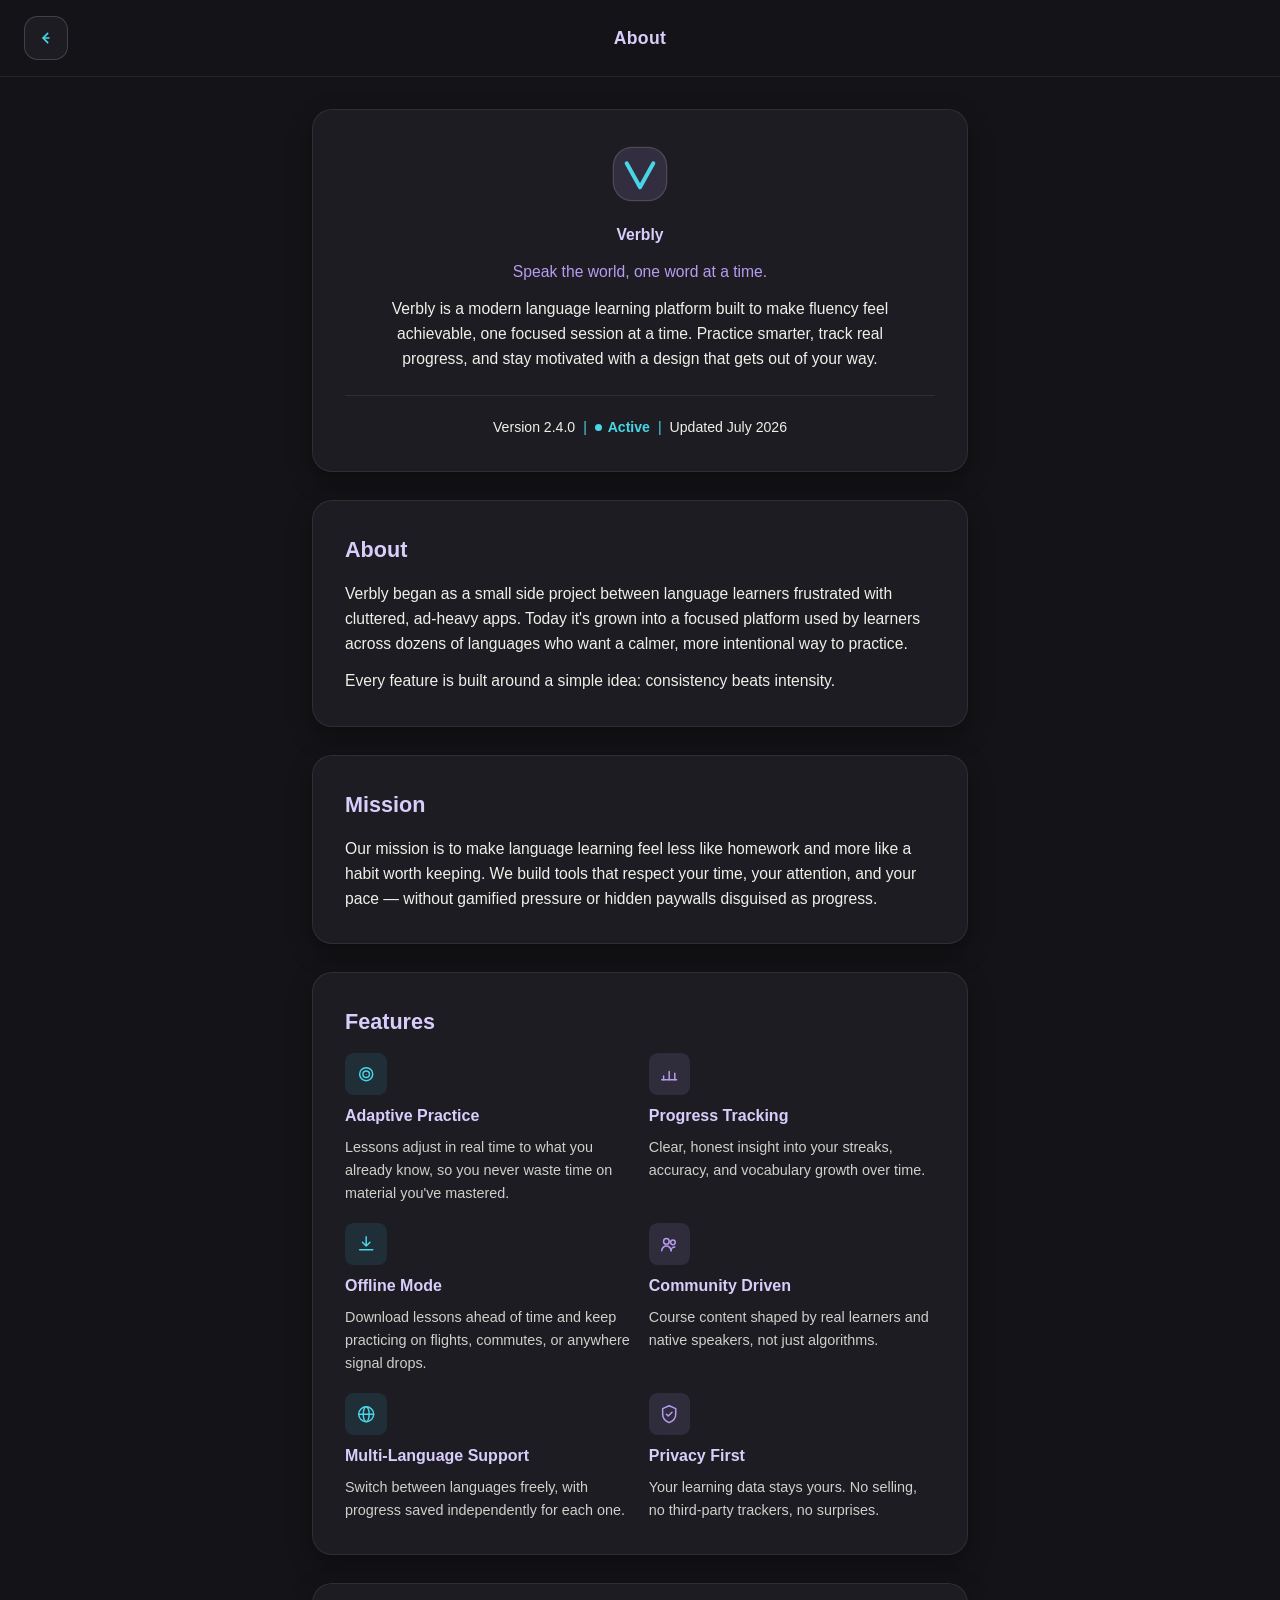
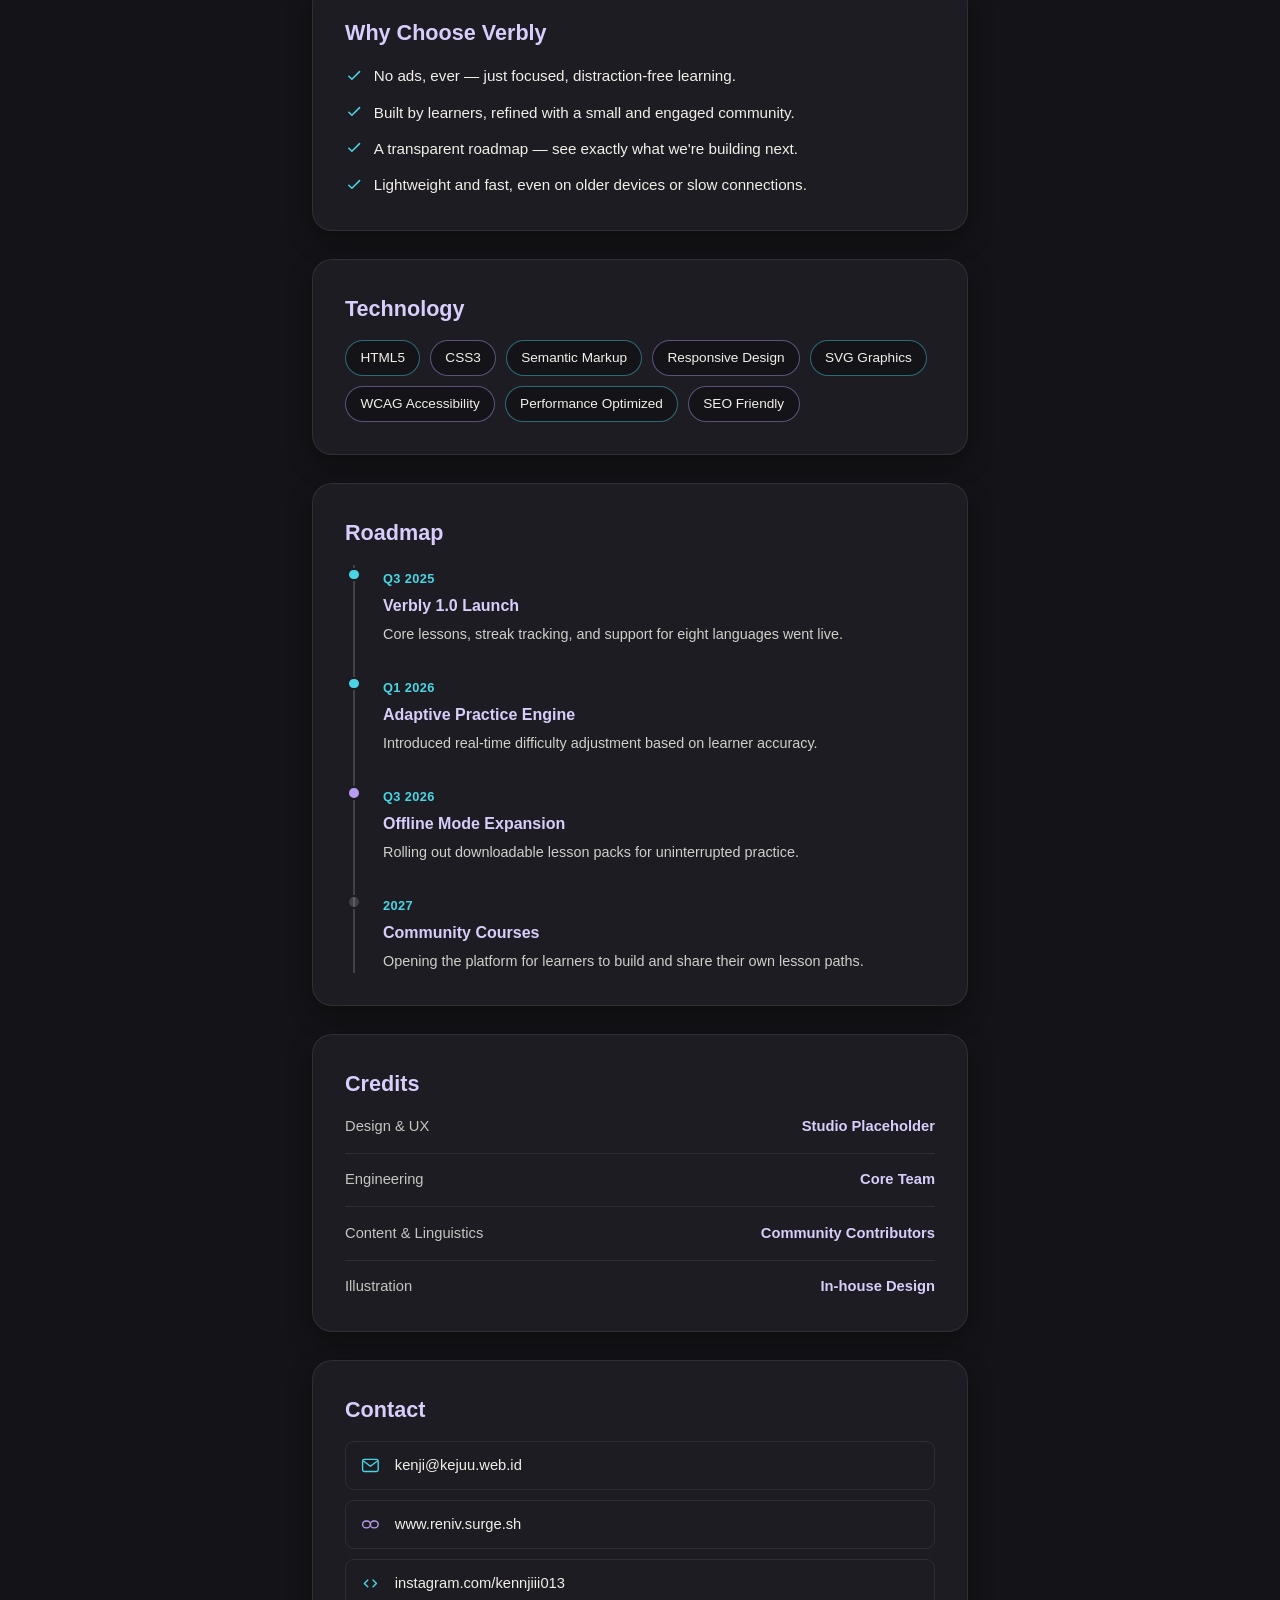
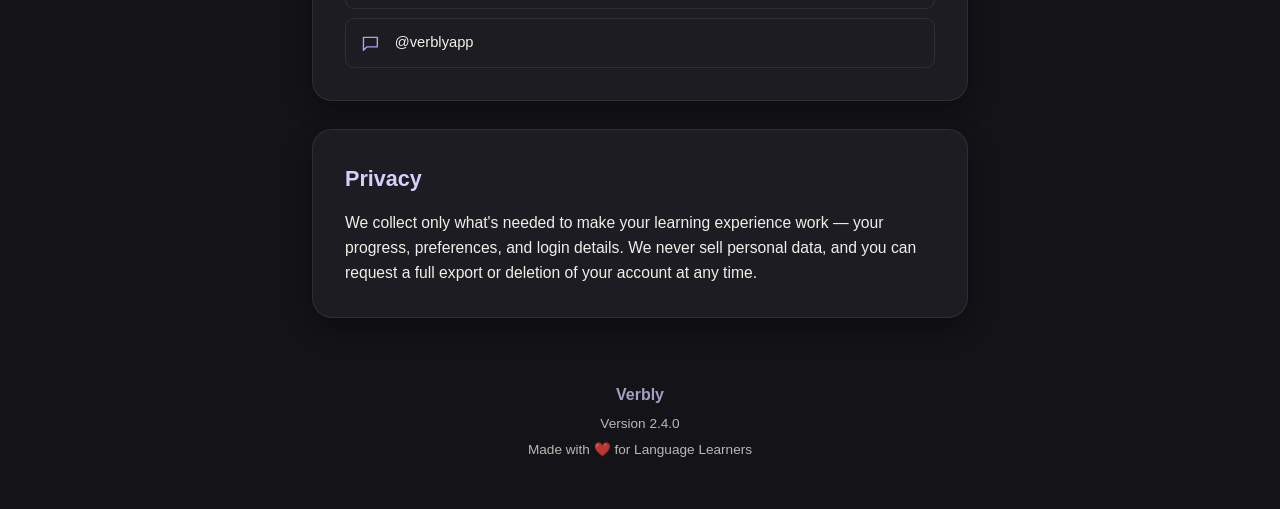
<file: Information/Community/about.html>
<!doctype html>
<html lang="en">
<head>
<meta charset="UTF-8">
<meta name="viewport" content="width=device-width, initial-scale=1.0">
<title>About — Verbly</title>
<meta name="description" content="Learn about Verbly — our mission, features, technology and roadmap for a calmer way to learn languages.">
<meta name="theme-color" content="#141418">
<link rel="stylesheet" href="about.css">
</head>
<body>

<a class="skip-link" href="#main">Skip to main content</a>

<header class="topnav">
  <a class="back-btn" href="../../index.html" aria-label="Go back">
    <svg viewBox="0 0 24 24" fill="none" stroke="currentColor" stroke-width="2" stroke-linecap="round" stroke-linejoin="round" aria-hidden="true">
      <path d="M14 6.5 8.5 12 14 17.5"/>
      <path d="M8.5 12h7"/>
    </svg>
  </a>
  <h1 class="topnav-title">About</h1>
  <span class="topnav-spacer" aria-hidden="true"></span>
</header>

<main id="main">

  <section class="card hero-card" aria-label="Verbly overview">
    <div class="logo-placeholder" aria-hidden="true">
      <svg viewBox="0 0 48 48">
        <rect x="4" y="4" width="40" height="40" rx="14" class="logo-bg"/>
        <path d="M14 16 L24 34 L34 16" class="logo-mark"/>
      </svg>
    </div>
    <p class="hero-name">Verbly</p>
    <p class="hero-tagline">Speak the world, one word at a time.</p>
    <p class="hero-desc">Verbly is a modern language learning platform built to make fluency feel achievable, one focused session at a time. Practice smarter, track real progress, and stay motivated with a design that gets out of your way.</p>
    <div class="hero-meta">
      <span>Version 2.4.0</span>
      <span class="divider" aria-hidden="true">|</span>
      <span class="status-live">Active</span>
      <span class="divider" aria-hidden="true">|</span>
      <span>Updated July 2026</span>
    </div>
  </section>

  <section class="card" aria-labelledby="about-title">
    <h2 id="about-title">About</h2>
    <p>Verbly began as a small side project between language learners frustrated with cluttered, ad-heavy apps. Today it's grown into a focused platform used by learners across dozens of languages who want a calmer, more intentional way to practice.</p>
    <p>Every feature is built around a simple idea: consistency beats intensity.</p>
  </section>

  <section class="card" aria-labelledby="mission-title">
    <h2 id="mission-title">Mission</h2>
    <p>Our mission is to make language learning feel less like homework and more like a habit worth keeping. We build tools that respect your time, your attention, and your pace — without gamified pressure or hidden paywalls disguised as progress.</p>
  </section>

  <section class="card" aria-labelledby="features-title">
    <h2 id="features-title">Features</h2>
    <ul class="features-grid">
      <li class="feature-item">
        <span class="feature-icon" aria-hidden="true">
          <svg viewBox="0 0 24 24" fill="none" stroke="currentColor" stroke-width="1.6" stroke-linecap="round" stroke-linejoin="round">
            <circle cx="12" cy="12" r="7"/><circle cx="12" cy="12" r="3.5"/><circle cx="12" cy="12" r=".6" fill="currentColor" stroke="none"/>
          </svg>
        </span>
        <h3>Adaptive Practice</h3>
        <p>Lessons adjust in real time to what you already know, so you never waste time on material you've mastered.</p>
      </li>
      <li class="feature-item">
        <span class="feature-icon" aria-hidden="true">
          <svg viewBox="0 0 24 24" fill="none" stroke="currentColor" stroke-width="1.6" stroke-linecap="round" stroke-linejoin="round">
            <path d="M6 18v-4M12 18V9M18 18v-7"/><path d="M4 18h16"/>
          </svg>
        </span>
        <h3>Progress Tracking</h3>
        <p>Clear, honest insight into your streaks, accuracy, and vocabulary growth over time.</p>
      </li>
      <li class="feature-item">
        <span class="feature-icon" aria-hidden="true">
          <svg viewBox="0 0 24 24" fill="none" stroke="currentColor" stroke-width="1.6" stroke-linecap="round" stroke-linejoin="round">
            <path d="M12 4v10M8 10l4 4 4-4"/><path d="M5 18h14"/>
          </svg>
        </span>
        <h3>Offline Mode</h3>
        <p>Download lessons ahead of time and keep practicing on flights, commutes, or anywhere signal drops.</p>
      </li>
      <li class="feature-item">
        <span class="feature-icon" aria-hidden="true">
          <svg viewBox="0 0 24 24" fill="none" stroke="currentColor" stroke-width="1.6" stroke-linecap="round" stroke-linejoin="round">
            <circle cx="9" cy="9" r="3"/><circle cx="16" cy="10" r="2.5"/>
            <path d="M4 19c0-3 2.5-5 5-5s5 2 5 5"/><path d="M14 19c0-2 1.5-4 4-4"/>
          </svg>
        </span>
        <h3>Community Driven</h3>
        <p>Course content shaped by real learners and native speakers, not just algorithms.</p>
      </li>
      <li class="feature-item">
        <span class="feature-icon" aria-hidden="true">
          <svg viewBox="0 0 24 24" fill="none" stroke="currentColor" stroke-width="1.6" stroke-linecap="round" stroke-linejoin="round">
            <circle cx="12" cy="12" r="8"/><ellipse cx="12" cy="12" rx="3.2" ry="8"/><path d="M4 12h16"/>
          </svg>
        </span>
        <h3>Multi-Language Support</h3>
        <p>Switch between languages freely, with progress saved independently for each one.</p>
      </li>
      <li class="feature-item">
        <span class="feature-icon" aria-hidden="true">
          <svg viewBox="0 0 24 24" fill="none" stroke="currentColor" stroke-width="1.6" stroke-linecap="round" stroke-linejoin="round">
            <path d="M12 3l7 3v6c0 5-3.5 7.5-7 9-3.5-1.5-7-4-7-9V6l7-3z"/><path d="M9 12l2 2 4-4"/>
          </svg>
        </span>
        <h3>Privacy First</h3>
        <p>Your learning data stays yours. No selling, no third-party trackers, no surprises.</p>
      </li>
    </ul>
  </section>

  <section class="card" aria-labelledby="why-title">
    <h2 id="why-title">Why Choose Verbly</h2>
    <ul class="why-list">
      <li>
        <svg class="why-icon" viewBox="0 0 24 24" fill="none" stroke="currentColor" stroke-width="2" stroke-linecap="round" stroke-linejoin="round" aria-hidden="true"><path d="M5 12l4 4 10-10"/></svg>
        <span>No ads, ever — just focused, distraction-free learning.</span>
      </li>
      <li>
        <svg class="why-icon" viewBox="0 0 24 24" fill="none" stroke="currentColor" stroke-width="2" stroke-linecap="round" stroke-linejoin="round" aria-hidden="true"><path d="M5 12l4 4 10-10"/></svg>
        <span>Built by learners, refined with a small and engaged community.</span>
      </li>
      <li>
        <svg class="why-icon" viewBox="0 0 24 24" fill="none" stroke="currentColor" stroke-width="2" stroke-linecap="round" stroke-linejoin="round" aria-hidden="true"><path d="M5 12l4 4 10-10"/></svg>
        <span>A transparent roadmap — see exactly what we're building next.</span>
      </li>
      <li>
        <svg class="why-icon" viewBox="0 0 24 24" fill="none" stroke="currentColor" stroke-width="2" stroke-linecap="round" stroke-linejoin="round" aria-hidden="true"><path d="M5 12l4 4 10-10"/></svg>
        <span>Lightweight and fast, even on older devices or slow connections.</span>
      </li>
    </ul>
  </section>

  <section class="card" aria-labelledby="tech-title">
    <h2 id="tech-title">Technology</h2>
    <ul class="badge-list">
      <li class="badge">HTML5</li>
      <li class="badge">CSS3</li>
      <li class="badge">Semantic Markup</li>
      <li class="badge">Responsive Design</li>
      <li class="badge">SVG Graphics</li>
      <li class="badge">WCAG Accessibility</li>
      <li class="badge">Performance Optimized</li>
      <li class="badge">SEO Friendly</li>
    </ul>
  </section>

  <section class="card" aria-labelledby="roadmap-title">
    <h2 id="roadmap-title">Roadmap</h2>
    <ol class="timeline">
      <li class="timeline-item is-done">
        <span class="timeline-date">Q3 2025</span>
        <h3>Verbly 1.0 Launch</h3>
        <p>Core lessons, streak tracking, and support for eight languages went live.</p>
      </li>
      <li class="timeline-item is-done">
        <span class="timeline-date">Q1 2026</span>
        <h3>Adaptive Practice Engine</h3>
        <p>Introduced real-time difficulty adjustment based on learner accuracy.</p>
      </li>
      <li class="timeline-item is-progress">
        <span class="timeline-date">Q3 2026</span>
        <h3>Offline Mode Expansion</h3>
        <p>Rolling out downloadable lesson packs for uninterrupted practice.</p>
      </li>
      <li class="timeline-item">
        <span class="timeline-date">2027</span>
        <h3>Community Courses</h3>
        <p>Opening the platform for learners to build and share their own lesson paths.</p>
      </li>
    </ol>
  </section>

  <section class="card" aria-labelledby="credits-title">
    <h2 id="credits-title">Credits</h2>
    <ul class="credits-list">
      <li><span class="credit-role">Design &amp; UX</span><span class="credit-name">Studio Placeholder</span></li>
      <li><span class="credit-role">Engineering</span><span class="credit-name">Core Team</span></li>
      <li><span class="credit-role">Content &amp; Linguistics</span><span class="credit-name">Community Contributors</span></li>
      <li><span class="credit-role">Illustration</span><span class="credit-name">In-house Design</span></li>
    </ul>
  </section>

  <section class="card" aria-labelledby="contact-title">
    <h2 id="contact-title">Contact</h2>
    <ul class="contact-list">
      <li>
        <a href="mailto:kenji@kejuu.web.id">
          <svg class="contact-icon" viewBox="0 0 24 24" fill="none" stroke="currentColor" stroke-width="1.6" stroke-linecap="round" stroke-linejoin="round" aria-hidden="true">
            <rect x="3" y="5" width="18" height="14" rx="2"/><path d="M4 7l8 6 8-6"/>
          </svg>
          <span>kenji@kejuu.web.id</span>
        </a>
      </li>
      <li>
        <a href="#">
          <svg class="contact-icon" viewBox="0 0 24 24" fill="none" stroke="currentColor" stroke-width="1.6" stroke-linecap="round" stroke-linejoin="round" aria-hidden="true">
            <rect x="3" y="8" width="9" height="8" rx="4"/><rect x="12" y="8" width="9" height="8" rx="4"/>
          </svg>
          <span>www.reniv.surge.sh</span>
        </a>
      </li>
      <li>
        <a href="#">
          <svg class="contact-icon" viewBox="0 0 24 24" fill="none" stroke="currentColor" stroke-width="1.6" stroke-linecap="round" stroke-linejoin="round" aria-hidden="true">
            <path d="M9 8l-4 4 4 4"/><path d="M15 8l4 4-4 4"/>
          </svg>
          <span>instagram.com/kennjiii013</span>
        </a>
      </li>
      <li>
        <a href="#">
          <svg class="contact-icon" viewBox="0 0 24 24" fill="none" stroke="currentColor" stroke-width="1.6" stroke-linecap="round" stroke-linejoin="round" aria-hidden="true">
            <path d="M4 5h16v11H8l-4 4V5z"/>
          </svg>
          <span>@verblyapp</span>
        </a>
      </li>
    </ul>
  </section>

  <section class="card" aria-labelledby="privacy-title">
    <h2 id="privacy-title">Privacy</h2>
    <p>We collect only what's needed to make your learning experience work — your progress, preferences, and login details. We never sell personal data, and you can request a full export or deletion of your account at any time.</p>
  </section>

</main>

<footer class="site-footer">
  <p class="footer-name">Verbly</p>
  <p>Version 2.4.0</p>
  <p>Made with <span aria-hidden="true">❤️</span> for Language Learners</p>
</footer>

</body>
</html>
</file>
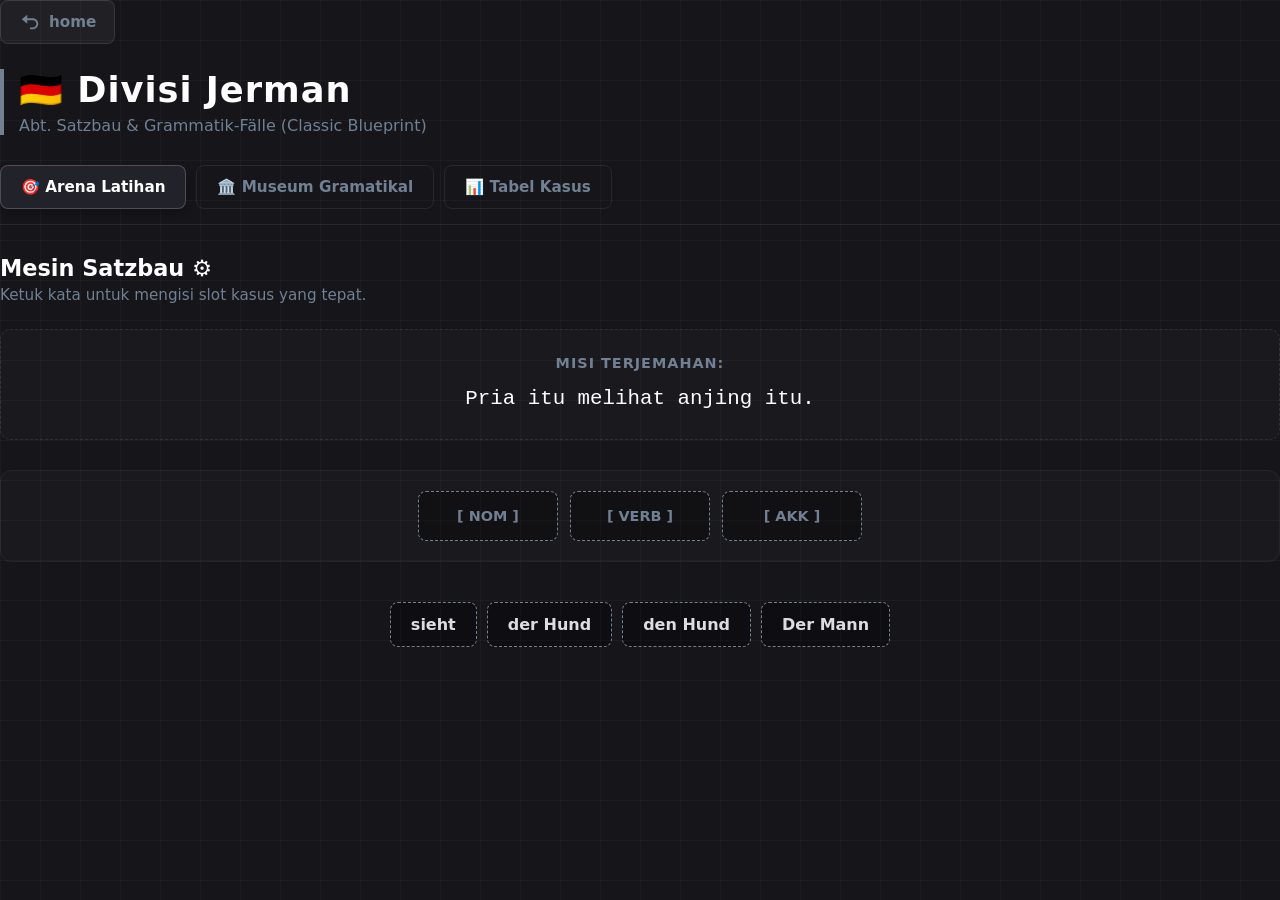
<file: source/menu/deutsch/de.html>
<!DOCTYPE html>
<html lang="id">
<head>
    <meta charset="UTF-8">
    <meta name="viewport" content="width=device-width, initial-scale=1.0">
    <title>Kejuu Universe - Divisi Jerman 🇩🇪</title>

    <meta name="description" content="Belajar bahasa Jerman mudah: Pahami Satzbau, Grammatik, dan tabel kasus (Nominativ, Akkusativ, Dativ) di Kejuu.">
    <link rel="canonical" href="https://kejuu.web.id/source/menu/deutsch/de.html">
    <link rel="preconnect" href="https://unpkg.com" crossorigin>
    <link rel="dns-prefetch" href="https://unpkg.com">
   <script async src="https://pagead2.googlesyndication.com/pagead/js/adsbygoogle.js?client=ca-pub-4600838552332740"
     crossorigin="anonymous"></script>
    <link rel="stylesheet" href="de.css">
</head>
<body>
    
    <div class="top-bar">
        <a href="../../../index.html" class="back-btn" style="display: flex; align-items: center; gap: 8px; text-decoration: none;">
            <svg xmlns="http://www.w3.org/2000/svg" width="22" height="22" fill="currentColor" viewBox="0 0 24 24">
                <path d="M9 10h6c2.21 0 4 1.79 4 4s-1.79 4-4 4h-3v2h3c3.31 0 6-2.69 6-6s-2.69-6-6-6H9V4L3 9l6 5z"></path>
            </svg>
            home
        </a>
    </div>

    <div class="container">
        <div class="de-intro">
            <h1>🇩🇪 Divisi Jerman</h1>
            <p>Abt. Satzbau & Grammatik-Fälle (Classic Blueprint)</p>
        </div>

        <div class="de-focus-nav">
            <button class="focus-btn active" onclick="switchTab('quiz')">🎯 Arena Latihan</button>
            <button class="focus-btn" onclick="switchTab('museum')">🏛️ Museum Gramatikal</button>
            <button class="focus-btn" onclick="switchTab('tabel')">📊 Tabel Kasus</button>
        </div>

        <section id="tab-quiz" class="de-panel active">
            <div class="panel-header">
                <h2>Mesin Satzbau ⚙️</h2>
                <p>Ketuk kata untuk mengisi slot kasus yang tepat.</p>
            </div>
            
            <div class="time-trainer-box" style="margin-bottom: 30px;">
                <span class="time-label">Misi Terjemahan:</span>
                <div id="mission-text" class="time-sentence">Memuat misi...</div>
            </div>

            <div class="batch-container">
                <div class="sentence-slots" id="sentence-slots"></div>
                <div class="word-bank" id="word-bank" style="margin-top: 20px;"></div>
            </div>
        </section>

        <section id="tab-museum" class="de-panel">
            <div class="panel-header">
                <h2>Koleksi Kasus 📚</h2>
                <p>Kartu flip akan terbuka setelah kamu menyelesaikan misinya.</p>
            </div>
            <div id="accordion-container" class="batch-container"></div>
        </section>

        <section id="tab-tabel" class="de-panel">
            
            <div class="panel-header">
                <h2>Tabel Sakti Jerman 📊</h2>
                <p>Contekan sakti perubahan kata ganti orang & kepemilikan berdasarkan Kasus.</p>
            </div>
            
            <div class="table-wrapper" style="margin-bottom: 40px;">
                <h3 style="color:#a78bfa; margin-bottom: 12px; font-size: 1.1rem;">  A. Personalpronomen (Subjek & Objek)</h3>
                <table class="blueprint-table">
                    <thead>
                        <tr>
                            <th>Arti</th>
                            <th>Nominativ<br><span class="th-sub">(Subjek)</span></th>
                            <th>Akkusativ<br><span class="th-sub">(Objek Langsung)</span></th>
                            <th>Dativ<br><span class="th-sub">(Objek Tak Langsung)</span></th>
                        </tr>
                    </thead>
                    <tbody>
                        <tr><td>Saya</td><td class="td-nom">ich</td><td class="td-akk">mich</td><td class="td-dat">mir</td></tr>
                        <tr><td>Kamu</td><td class="td-nom">du</td><td class="td-akk">dich</td><td class="td-dat">dir</td></tr>
                        <tr><td>Dia (Laki)</td><td class="td-nom">er</td><td class="td-akk">ihn</td><td class="td-dat">ihm</td></tr>
                        <tr><td>Dia (Pr)</td><td class="td-nom">sie</td><td class="td-akk">sie</td><td class="td-dat">ihr</td></tr>
                        <tr><td>Itu (Netral)</td><td class="td-nom">es</td><td class="td-akk">es</td><td class="td-dat">ihm</td></tr>
                        <tr><td>Kami / Kita</td><td class="td-nom">wir</td><td class="td-akk">uns</td><td class="td-dat">uns</td></tr>
                        <tr><td>Kalian</td><td class="td-nom">ihr</td><td class="td-akk">euch</td><td class="td-dat">euch</td></tr>
                        <tr><td>Mereka</td><td class="td-nom">sie</td><td class="td-akk">sie</td><td class="td-dat">ihnen</td></tr>
                        <tr><td>Anda (Sopan)</td><td class="td-nom">Sie</td><td class="td-akk">Sie</td><td class="td-dat">Ihnen</td></tr>
                    </tbody>
                </table>
            </div>

            <div class="table-wrapper" style="margin-bottom: 30px;">
                <h3 style="color:#00c6ff; margin-bottom: 12px; font-size: 1.1rem;">  B. Possessivpronomen (Akar Kata)</h3>
                <table class="blueprint-table">
                    <thead>
                        <tr>
                            <th>Subjek (Pronomen)</th>
                            <th>Kepemilikan (Akar Kata)</th>
                        </tr>
                    </thead>
                    <tbody>
                        <tr><td>ich <span style="color:#aaa; font-size:0.85rem;">(Saya)</span></td><td style="color:#00d26a; font-weight:bold;">mein <span style="color:#aaa; font-weight:normal; font-size:0.85rem;">(milikku)</span></td></tr>
                        <tr><td>du <span style="color:#aaa; font-size:0.85rem;">(Kamu)</span></td><td style="color:#00d26a; font-weight:bold;">dein <span style="color:#aaa; font-weight:normal; font-size:0.85rem;">(milikmu)</span></td></tr>
                        <tr><td>er / es <span style="color:#aaa; font-size:0.85rem;">(Dia Lk/Netral)</span></td><td style="color:#00d26a; font-weight:bold;">sein <span style="color:#aaa; font-weight:normal; font-size:0.85rem;">(miliknya)</span></td></tr>
                        <tr><td>sie <span style="color:#aaa; font-size:0.85rem;">(Dia Pr / Mereka)</span></td><td style="color:#00d26a; font-weight:bold;">ihr <span style="color:#aaa; font-weight:normal; font-size:0.85rem;">(miliknya/mereka)</span></td></tr>
                        <tr><td>wir <span style="color:#aaa; font-size:0.85rem;">(Kita)</span></td><td style="color:#00d26a; font-weight:bold;">unser <span style="color:#aaa; font-weight:normal; font-size:0.85rem;">(milik kita)</span></td></tr>
                        <tr><td>ihr <span style="color:#aaa; font-size:0.85rem;">(Kalian)</span></td><td style="color:#00d26a; font-weight:bold;">euer <span style="color:#aaa; font-weight:normal; font-size:0.85rem;">(milik kalian)</span></td></tr>
                        <tr><td>Sie <span style="color:#aaa; font-size:0.85rem;">(Anda)</span></td><td style="color:#00d26a; font-weight:bold;">Ihr <span style="color:#aaa; font-weight:normal; font-size:0.85rem;">(milik Anda)</span></td></tr>
                    </tbody>
                </table>
            </div>

            <div class="table-wrapper">
                <h3 style="color:#ff9f43; margin-bottom: 12px; font-size: 1.1rem;">  C. Akhiran Berdasarkan Kasus (Contoh: mein)</h3>
                <table class="blueprint-table">
                    <thead>
                        <tr>
                            <th>Kasus</th>
                            <th>Maskulin<br><span class="th-sub">(der)</span></th>
                            <th>Feminin<br><span class="th-sub">(die)</span></th>
                            <th>Neutral<br><span class="th-sub">(das)</span></th>
                            <th>Plural<br><span class="th-sub">(die)</span></th>
                        </tr>
                    </thead>
                    <tbody>
                        <tr>
                            <td><b>Nominativ</b><br><span style="font-size:0.75rem; color:#aaa;">(Subjek)</span></td>
                            <td class="td-nom">mein</td>
                            <td class="td-nom">mein<b style="color:#ff4757;">e</b></td>
                            <td class="td-nom">mein</td>
                            <td class="td-nom">mein<b style="color:#ff4757;">e</b></td>
                        </tr>
                        <tr>
                            <td><b>Akkusativ</b><br><span style="font-size:0.75rem; color:#aaa;">(Objek Langsung)</span></td>
                            <td class="td-akk">mein<b style="color:#ff4757;">en</b></td>
                            <td class="td-akk">mein<b style="color:#ff4757;">e</b></td>
                            <td class="td-akk">mein</td>
                            <td class="td-akk">mein<b style="color:#ff4757;">e</b></td>
                        </tr>
                        <tr>
                            <td><b>Dativ</b><br><span style="font-size:0.75rem; color:#aaa;">(Objek Tak Langsung)</span></td>
                            <td class="td-dat">mein<b style="color:#ff4757;">em</b></td>
                            <td class="td-dat">mein<b style="color:#ff4757;">er</b></td>
                            <td class="td-dat">mein<b style="color:#ff4757;">em</b></td>
                            <td class="td-dat">mein<b style="color:#ff4757;">en</b></td>
                        </tr>
                    </tbody>
                </table>
                
                <div style="background: rgba(255, 71, 87, 0.1); border-left: 3px solid #ff4757; padding: 10px; border-radius: 8px; margin-top: 15px;">
                    <p style="color:#aaa; font-size:0.85rem; font-style:italic; margin: 0;">💡 <b>Tips:</b> Akhiran merah (<b style="color:#ff4757;">-e, -en, -em, -er</b>) berlaku buat semua akar kata kepemilikan. (Contoh: dein jadi dein<b style="color:#ff4757;">em</b>).</p>
                </div>
            </div>
            
        </section>

    </div> <script src="de.js" defer></script>
</body>
</html>
</file>
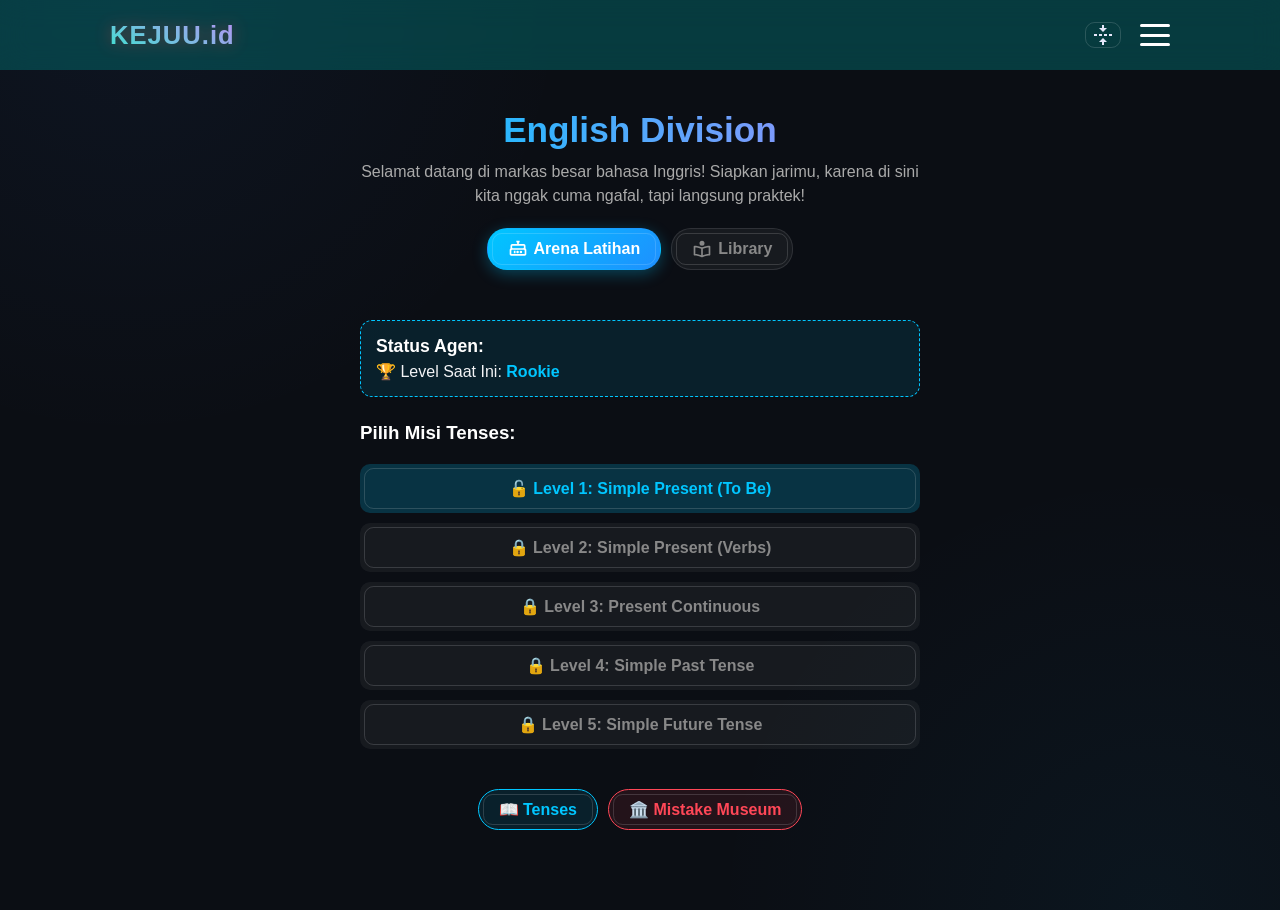
<file: source/menu/english/eng.html>
<!DOCTYPE html>
<html lang="id">
<head>
    <meta charset="UTF-8">
    <meta name="viewport" content="width=device-width, initial-scale=1.0">
    <title>Kejuu English - Interactive Learning</title>
    
    <meta name="description" content="Belajar bahasa Inggris interaktif: Latihan tenses, grammar, slang, idiom, dan kamus vocab pro dapat dicari markas English Division sekarang ">
    <link rel="canonical" href="https://kejuu.web.id/source/menu/english/eng.html">
    <link rel="preconnect" href="https://unpkg.com" crossorigin>
    <link rel="dns-prefetch" href="https://unpkg.com">
    <script async src="https://pagead2.googlesyndication.com/pagead/js/adsbygoogle.js?client=ca-pub-4600838552332740"
     crossorigin="anonymous"></script>
    <link rel="stylesheet" href="../../header/header.css">
    <link rel="stylesheet" href="../../style.css">
    <link rel="stylesheet" href="eng.css">
</head>
<body>

    <header class="main-header" data-siluman="false">
        <div class="header-content">
            <a href="../../../index.html" class="logo">KEJUU<span>.id</span></a>
            
            <div style="display: flex; align-items: center; gap: 15px;">
                <button id="btn-focus" class="btn-focus" title="Aktifkan Mode Fokus">
                    <svg xmlns="http://www.w3.org/2000/svg" width="24" height="24" fill="currentColor" viewBox="0 0 24 24">
                        <path d="M16 5h-3V2h-2v3H8l4 4zm-5 17h2v-3h3l-4-4-4 4h3zM3 11h3v2H3zm5 0h3v2H8zm5 0h3v2h-3zm5 0h3v2h-3z"></path>
                    </svg>
                </button>
                <div class="menu-toggle" id="navBtn"><span></span><span></span><span></span></div>
            </div>
        </div>

        <div class="dropdown-container" id="navMenu">
            <a href="../../../index.html" class="menu-item">profile</a>
            <a href="../hiragana/jp.html" class="menu-item">japanese</a>
        </div>
    </header>

    <div class="intro-container" id="intro-area">
        <h1 style="background: linear-gradient(to right, #00c6ff, #a78bfa); -webkit-background-clip: text; -webkit-text-fill-color: transparent; margin-bottom: 10px; margin-top: 100px; font-size: 2.2rem;">English Division</h1>
        <p style="color: #aaa; margin-bottom: 20px; line-height: 1.5;">Selamat datang di markas besar bahasa Inggris! Siapkan jarimu, karena di sini kita nggak cuma ngafal, tapi langsung praktek!</p>
        
        <div class="eng-tabs" style="display: flex; gap: 10px; justify-content: center; margin-bottom: 30px;">
            <button class="tab-btn active" onclick="openEngTab('tab-tenses', this)" style="display: flex; align-items: center; justify-content: center; gap: 6px;">
                <svg xmlns="http://www.w3.org/2000/svg" width="20" height="20" viewBox="0 0 24 24" fill="currentColor"><path d="M21 10.975V8a2 2 0 0 0-2-2h-6V4.612A2.005 2.005 0 0 0 14 2.628V2h-4v.628A2.005 2.005 0 0 0 11 4.612V6H5a2 2 0 0 0-2 2v2.975A3.003 3.003 0 0 0 2 14v4c0 1.103.897 2 2 2h16c1.103 0 2-.897 2-2v-4a3.003 3.003 0 0 0-1-3.025zM5 8h14v2.975a3.004 3.004 0 0 0-1 .025H6a3.004 3.004 0 0 0-1-.025V8zm15 10H4v-4a1 1 0 0 1 1-1h14a1 1 0 0 1 1 1v4z"></path><path d="M15.5 14a1.5 1.5 0 1 0 0 3 1.5 1.5 0 0 0 0-3zm-4 0a1.5 1.5 0 1 0 0 3 1.5 1.5 0 0 0 0-3zM7 14h2v3H7z"></path></svg>
                Arena Latihan
            </button>
            <button class="tab-btn" onclick="openEngTab('tab-library', this)" style="display: flex; align-items: center; justify-content: center; gap: 6px;">
                <svg xmlns="http://www.w3.org/2000/svg" width="20" height="20" fill="currentColor" viewBox="0 0 24 24">
                    <path d="M21 8c-.2 0-4.85.03-9 2.01C7.85 8.03 3.2 8 3 8c-.55 0-1 .45-1 1v9.88c0 .27.11.53.31.72.19.19.45.3.73.28.04 0 3.97-.11 8.54 2.02.02 0 .03 0 .05.01.12.05.24.08.37.08s.25-.03.37-.08c.02 0 .03 0 .05-.01 4.54-2.12 8.51-2.03 8.54-2.02.27.02.53-.09.73-.28.19-.19.31-.45.31-.72V9c0-.55-.45-1-1-1M4 10.05c1.49.11 4.38.48 7 1.69v7.74c-3.02-1.18-5.62-1.5-7-1.58v-7.86Zm16 7.86c-1.38.08-3.98.4-7 1.58v-7.74c2.62-1.21 5.51-1.58 7-1.69v7.86ZM12 2a3 3 0 1 0 0 6 3 3 0 1 0 0-6"></path>
                </svg>
                Library
            </button>
        </div>
    </div>

    <div id="tab-tenses" class="content-section active" style="width: 100%; max-width: 600px; padding: 0 20px 80px;">
        
        <div class="stats-card" style="background: rgba(0, 198, 255, 0.1); border: 1px dashed #00c6ff; padding: 15px; border-radius: 12px; margin-bottom: 25px;">
            <h3 style="color: #fff; margin-bottom: 5px;">Status Agen:</h3>
            <p>🏆 Level Saat Ini: <span id="intro-level-text" style="color:#00c6ff; font-weight:bold;">Rookie</span></p>
        </div>

        <div id="level-select-area">
            <h3 style="color: #fff; margin-bottom: 15px;">Pilih Misi Tenses:</h3>
            <div class="level-grid" id="level-grid">
                </div>
        </div>

        <div id="quiz-area" style="display: none;">
            <div class="quiz-header" style="display:flex; justify-content:space-between; align-items:center; margin-bottom:20px;">
                <button id="btn-back-level" class="btn-float-outline" style="padding: 6px 10px; border-radius: 20px; background: transparent; color: #fff; border: 1px solid #fff;">⬅ mundur</button>
                <span id="quiz-level-title" style="color:#00c6ff; font-weight:bold;">Level X</span>
            </div>
            
            <div class="progress-bar-container" style="background: rgba(255,255,255,0.1); height: 8px; border-radius: 4px; overflow: hidden; margin-bottom: 10px;">
                <div id="progress-fill" class="progress-fill" style="height: 100%; background: #00c6ff; width: 0%; transition: width 0.3s;"></div>
            </div>
            <div id="q-counter" style="text-align: right; font-size: 0.8rem; color: #888; margin-bottom: 20px;">Soal 1/3</div>

            <div class="question-box" style="background: rgba(255,255,255,0.05); padding: 20px; border-radius: 15px; text-align: center; border: 1px solid rgba(0,198,255,0.2);">
                <p id="q-text" style="font-size: 1.1rem; color: #fff; margin-bottom: 10px;">Loading pertanyaan...</p>
                <p id="q-base" style="font-size: 1.3rem; font-weight: bold; color: #00c6ff;">Loading base...</p>
            </div>

            <div class="input-section" style="margin: 20px 0;">
                <input type="text" id="ans-input" placeholder="Ketik jawaban di sini..." autocomplete="off" style="width: 100%; padding: 15px; border-radius: 12px; border: 1px solid #00c6ff; background: rgba(0,0,0,0.5); color: #fff; font-size: 1rem; text-align: center;">
            </div>

            <div id="feedback-msg" class="feedback-msg" style="display:none; padding: 15px; border-radius: 12px; text-align: center; font-weight: bold; margin-bottom: 20px;"></div>

            <div class="action-buttons" style="display:flex; gap: 10px;">
                <button id="btn-check" class="btn-primary" style="flex:1; padding:15px; border-radius:12px; background:#00c6ff; color:#000; font-weight:bold; border:none; cursor:pointer;">Periksa!</button>
                <button id="btn-next" class="btn-primary" style="display:none; flex:1; padding:15px; border-radius:12px; background:#00d26a; color:#000; font-weight:bold; border:none; cursor:pointer;">Lanjut ⏭️</button>
            </div>
        </div>

        <div class="floating-tools" style="display:flex; justify-content:center; gap:10px; margin-top:35px;">
            <button id="btn-saku" class="btn-float" style="padding:10px 20px; border-radius:25px; background:rgba(0,198,255,0.1); border:1px solid #00c6ff; color:#00c6ff; cursor:pointer;">📖 Tenses</button>
            <button id="btn-museum" class="btn-float" style="padding:10px 20px; border-radius:25px; background:rgba(255,71,87,0.1); border:1px solid #ff4757; color:#ff4757; cursor:pointer;">🏛️ Mistake Museum</button>
        </div>
    </div>

    <div id="tab-library" class="content-section" style="display: none; width: 100%; max-width: 600px; padding: 0 20px 80px;">
        
        <div class="vocab-toolbar">
            <input type="text" id="engSearch" class="vocab-search" placeholder="Cari vocab, slang, idiom...">
            
            <div class="filter-wrapper">
                <button id="btn-filter-eng" class="btn-filter">
                    <svg xmlns="http://www.w3.org/2000/svg" width="22" height="22" fill="currentColor" viewBox="0 0 24 24">
                        <path d="M21 16V8l-5 4zM3 5h15v2H3zm0 6h11v2H3zm0 6h15v2H3z"></path>
                    </svg>
                </button>
                
                <div id="filter-menu-eng" class="filter-menu">
                    <button class="filter-option active" data-tipe="semua">All (Semua)</button>
                    <button class="filter-option" data-tipe="verb">Verb (Kerja)</button>
                    <button class="filter-option" data-tipe="noun">Noun (Benda)</button>
                    <button class="filter-option" data-tipe="adjective">Adjective (Sifat)</button>
                    <button class="filter-option" data-tipe="adverb">Adverb (Ket)</button>
                    <button class="filter-option idiom-btn" data-tipe="idiom">Idiom (Ungkapan)</button>
                    <button class="filter-option slang-btn" data-tipe="slang">Slang (Gaul)</button>
                </div>
            </div>
        </div>

        <div id="wadah-vocab-eng" class="wadah-vocab">
            <p style="text-align:center; color:#aaa;">Memuat kosakata~..~</p>
        </div>
    </div>

    <div id="museum-modal" class="modal-overlay" style="display:none; position:fixed; top:0; left:0; width:100%; height:100%; background:rgba(0,0,0,0.85); z-index:9999; justify-content:center; align-items:center; padding:20px; backdrop-filter: blur(5px);">
        <div class="modal-content" style="background:#1c2541; border:1px solid #ff4757; border-radius:20px; width:100%; max-width:500px; padding:25px; box-shadow: 0 20px 50px rgba(0,0,0,0.8);">
            <div class="modal-header" style="display:flex; justify-content:space-between; align-items:center; margin-bottom:20px;">
                <h2 style="color:#ff4757; margin:0; font-size:1.5rem;">🏛️ Mistake Museum</h2>
                <button id="btn-close-museum" style="background:transparent; border:none; color:#fff; font-size:1.5rem; cursor:pointer;">✖</button>
            </div>
            <input type="text" id="museum-search" placeholder="Cari dosamu di sini... 🔍" autocomplete="off" style="width:100%; padding:12px; border-radius:10px; margin-bottom:20px; border:1px solid rgba(255,71,87,0.5); background:rgba(0,0,0,0.3); color:#fff;">
            <div id="museum-list" class="museum-list" style="max-height:60vh; overflow-y:auto;"></div>
        </div>
    </div>

    <div id="saku-modal" class="modal-overlay" style="display:none; position:fixed; top:0; left:0; width:100%; height:100%; background:rgba(0,0,0,0.85); z-index:9999; justify-content:center; align-items:center; padding:20px; backdrop-filter: blur(5px);">
        <div class="modal-content" style="background:#1c2541; border:1px solid #00c6ff; border-radius:20px; width:100%; max-width:500px; padding:25px; box-shadow: 0 20px 50px rgba(0,0,0,0.8);">
            <div class="modal-header" style="display:flex; justify-content:space-between; align-items:center; margin-bottom:15px;">
                <h2 style="color:#00c6ff; margin:0; font-size:1.5rem;">📚 Buku Saku Tenses</h2>
                <button id="btn-close-saku" style="background:transparent; border:none; color:#fff; font-size:1.5rem; cursor:pointer;">✖</button>
            </div>
            <p style="color: #aaa; font-size: 0.9rem; margin-bottom: 20px; text-align: center;">Klik materi di bawah untuk membuka dokumen rahasia agen! 👀</p>
            
            <div class="saku-list" id="saku-list" style="max-height:55vh; overflow-y:auto; padding-right:5px;">
                <p style="text-align:center; color:#aaa;" id="loading-tenses">Membongkar brankas rahasia... ⏳</p>
            </div>
        </div>
    </div>

    <script src="../../header/nav.js" defer></script> 
    <script src="eng.js" defer></script>
</body>
</html>
</file>
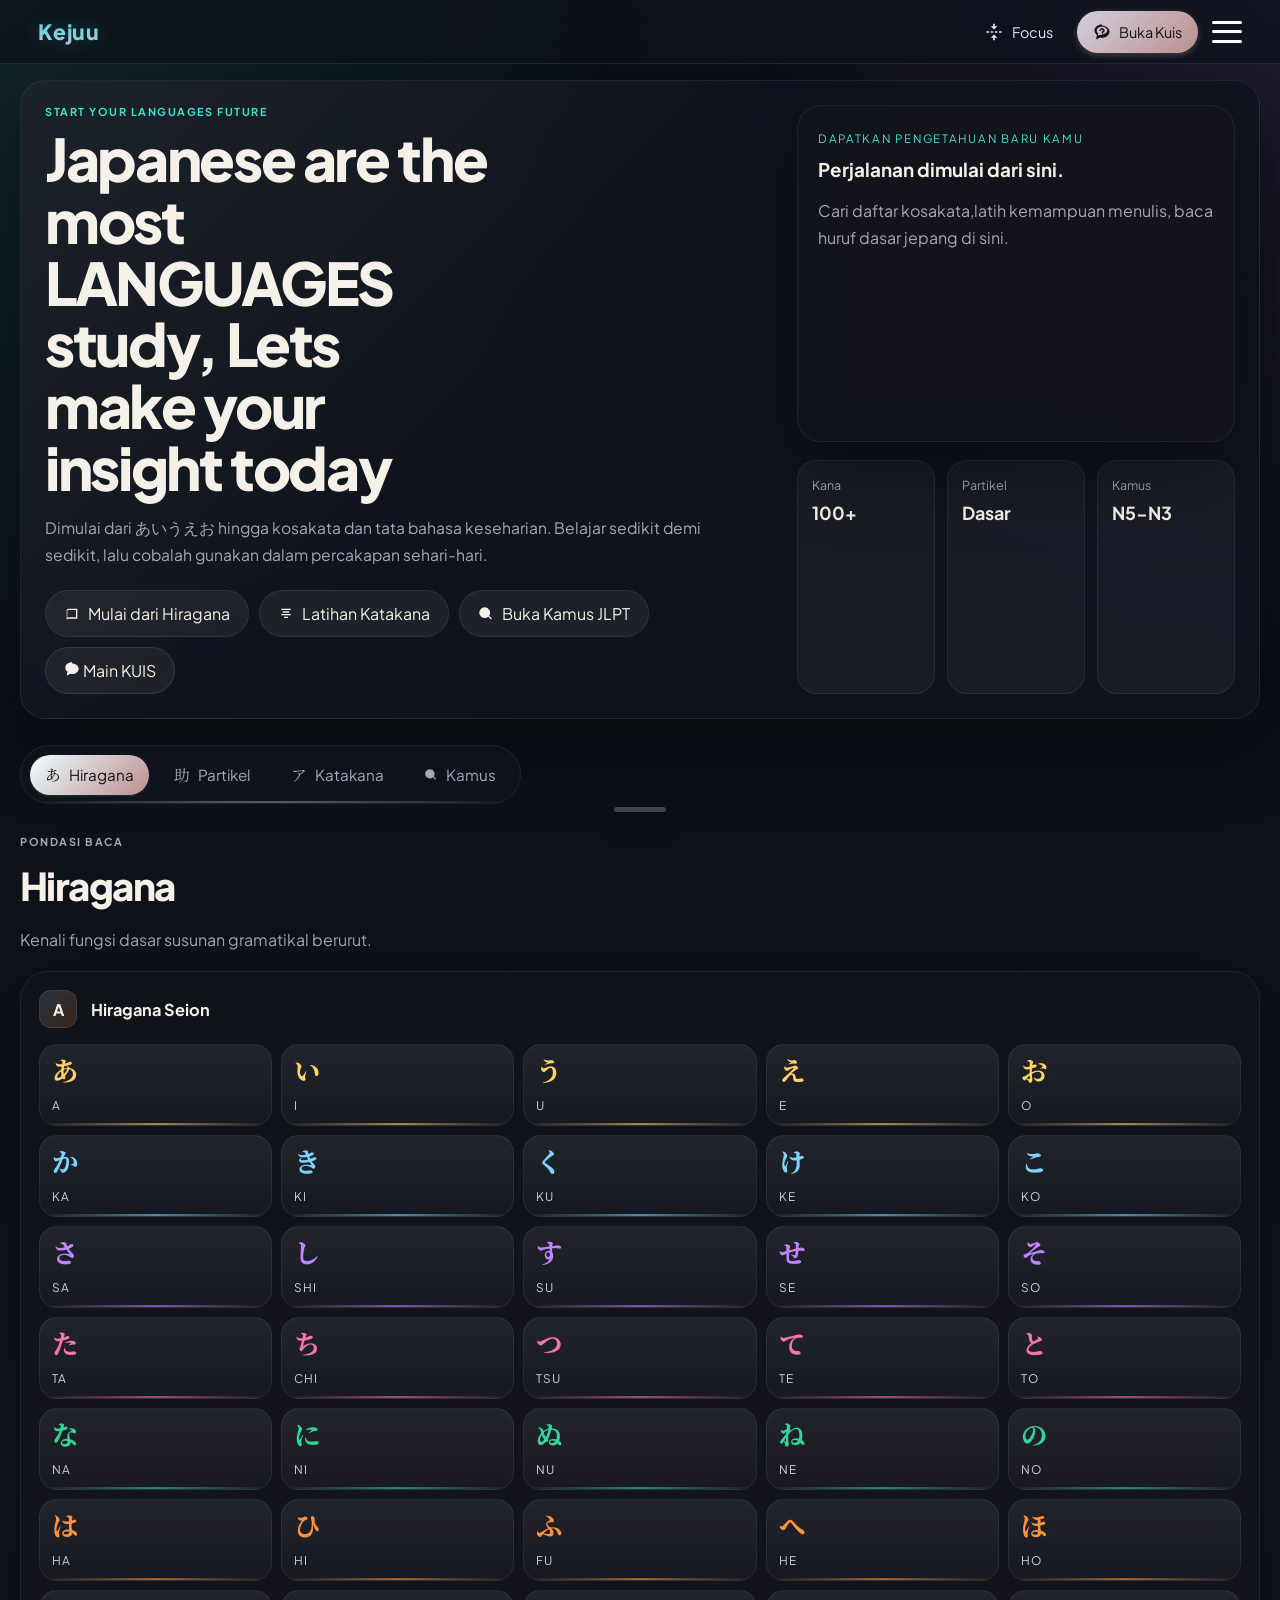
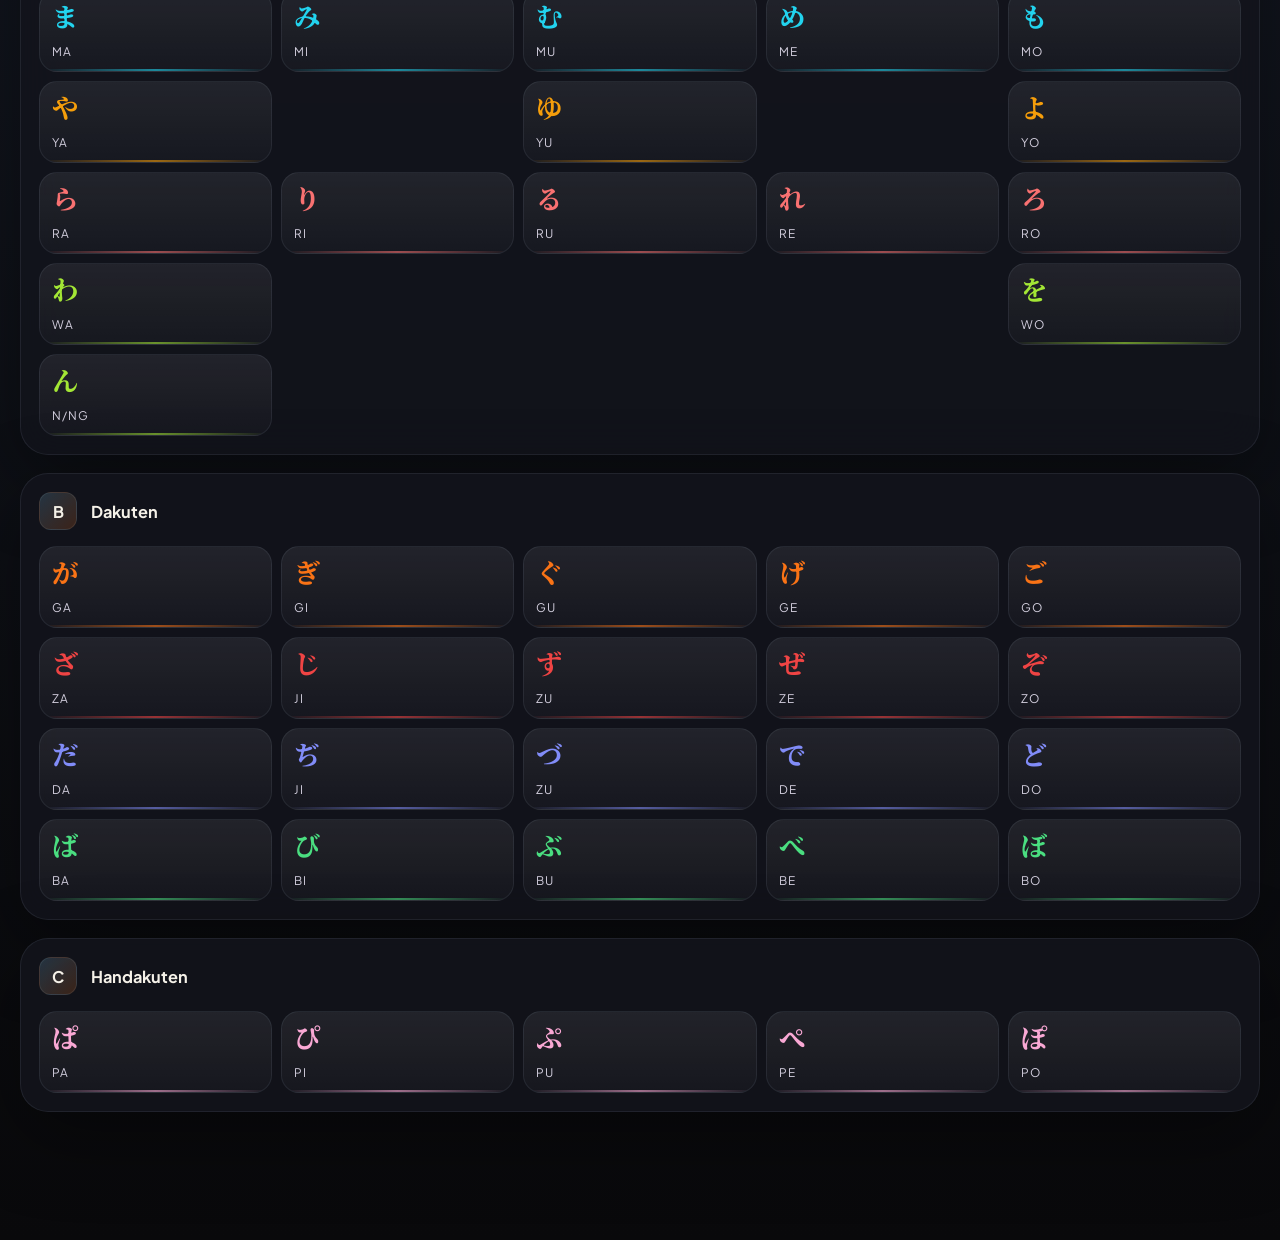
<file: source/menu/hiragana/jp.html>
<!DOCTYPE html>
<html lang="id">
<head>
  <meta charset="UTF-8">
  <meta name="viewport" content="width=device-width, initial-scale=1.0, viewport-fit=cover">
  <title>Studio Kana</title>
  <meta name="description" content="Belajar hiragana, katakana, partikel dasar, kuis, kamus JLPT, dan latihan menulis dalam satu studio belajar.">
   <script async src="https://pagead2.googlesyndication.com/pagead/js/adsbygoogle.js?client=ca-pub-4600838552332740"
     crossorigin="anonymous"></script>
  <link rel="preconnect" href="https://fonts.googleapis.com">
  <link rel="preconnect" href="https://fonts.gstatic.com" crossorigin>
  <link href="https://fonts.googleapis.com/css2?family=Noto+Sans+JP:wght@400;500;700;900&family=Noto+Serif+JP:wght@500;700;900&family=Plus+Jakarta+Sans:wght@400;500;600;700;800&display=swap" rel="stylesheet">

  <link rel="stylesheet" href="huruf.css">
  <link rel="stylesheet" href="fokusMode.css">
  <link rel="stylesheet" href="sketch.css">
  <link rel="stylesheet" href="asisten.css">
  <link rel="stylesheet" href="responsive.css">
</head>
<body>
  <div class="page-shell">
    <div class="page-noise"></div>

    <header class="main-header" data-siluman="true">
      <div class="header-content">
        <a href="#" class="logo">Kejuu</a>

        <div class="header-actions">
          <button id="btn-focus" class="btn-focus" type="button" title="Aktifkan mode fokus">
            <svg xmlns="http://www.w3.org/2000/svg" width="20" height="20" fill="currentColor" viewBox="0 0 24 24" aria-hidden="true">
              <path d="M16 5h-3V2h-2v3H8l4 4zm-5 17h2v-3h3l-4-4-4 4h3zM3 11h3v2H3zm5 0h3v2H8zm5 0h3v2h-3zm5 0h3v2h-3z"></path>
            </svg>
            <span>Focus</span>
          </button>
          <button id="heroQuizBtn" class="accent-btn header-quiz-btn" type="button">
            <svg xmlns="http://www.w3.org/2000/svg" width="18" height="18" fill="currentColor" viewBox="0 0 24 24" aria-hidden="true">
              <path d="M11 18h2v-2h-2zm1-16C6.48 2 2 5.58 2 10c0 2.38 1.31 4.47 3.3 5.93L4 22l5.43-2.71c.82.19 1.68.29 2.57.29 5.52 0 10-3.58 10-8s-4.48-8-10-8zm0 14c-.73 0-1.44-.08-2.11-.23l-.61-.14-2.89 1.45.69-3.11-.47-.33C5.63 12.96 5 11.54 5 10c0-2.76 3.14-5 7-5s7 2.24 7 5-3.14 5-7 5zm0-9c-1.93 0-3.5 1.57-3.5 3.5h2c0-.83.67-1.5 1.5-1.5S13.5 8.67 13.5 9.5c0 .52-.27 1-.73 1.27-.79.47-1.27 1.23-1.27 2.23V14h2v-.5c0-.31.16-.59.42-.74A3.48 3.48 0 0 0 15.5 9.5C15.5 8.12 14.38 7 13 7z"></path>
            </svg>
            <span>Buka Kuis</span>
          </button>
          <button class="menu-toggle" id="navBtn" type="button" aria-label="Buka menu" aria-expanded="false" aria-controls="navMenu">
            <span></span><span></span><span></span>
          </button>
        </div>
      </div>

      <div class="dropdown-container" id="navMenu">
        <button class="menu-item" type="button" data-tab-jump="hiragana">
          <svg xmlns="http://www.w3.org/2000/svg" width="18" height="18" fill="currentColor" viewBox="0 0 24 24" aria-hidden="true"><path d="M4 6.5A2.5 2.5 0 0 1 6.5 4H20v15H6.5A2.5 2.5 0 0 0 4 21.5zm2.5-.5A1.5 1.5 0 0 0 5 7.5v10A3.48 3.48 0 0 1 6.5 17H18V6zM8 8h7v2H8zm0 4h8v2H8z"></path></svg>
          <span>Hiragana</span>
        </button>
        <button class="menu-item" type="button" data-tab-jump="partikel">
          <svg xmlns="http://www.w3.org/2000/svg" width="18" height="18" fill="currentColor" viewBox="0 0 24 24" aria-hidden="true"><path d="M4 4h16v4H4zm0 6h10v4H4zm0 6h16v4H4z"></path></svg>
          <span>Partikel</span>
        </button>
        <button class="menu-item" type="button" data-tab-jump="katakana">
          <svg xmlns="http://www.w3.org/2000/svg" width="18" height="18" fill="currentColor" viewBox="0 0 24 24" aria-hidden="true"><path d="M5 4h14v2H5zm2 4h10v2H7zm-2 4h14v2H5zm4 4h6v2H9z"></path></svg>
          <span>Katakana</span>
        </button>
        <button class="menu-item" type="button" data-tab-jump="sketch">
          <svg xmlns="http://www.w3.org/2000/svg" width="18" height="18" fill="currentColor" viewBox="0 0 24 24" aria-hidden="true"><path d="m3 17.25 9.81-9.82 3.76 3.76L6.75 21H3zm14.71-9.04-3.75-3.75 1.83-1.83a1 1 0 0 1 1.41 0l2.34 2.34a1 1 0 0 1 0 1.41z"></path></svg>
          <span>Sketch</span>
        </button>
        <button class="menu-item" type="button" data-tab-jump="kosakata">
          <svg xmlns="http://www.w3.org/2000/svg" width="18" height="18" fill="currentColor" viewBox="0 0 24 24" aria-hidden="true"><path d="M10 2a8 8 0 1 0 5.29 14l4.35 4.35 1.41-1.41-4.35-4.35A8 8 0 0 0 10 2m0 2a6 6 0 1 1 0 12 6 6 0 0 1 0-12"></path></svg>
          <span>Kamus</span>
        </button>
      </div>
    </header>

    <main class="main-stage">
      <section class="hero-panel">
        <div class="hero-copy">
          <p class="eyebrow">START YOUR LANGUAGES FUTURE</p>
          <h1>Japanese are the most LANGUAGES study, Lets make your insight today</h1></h1>
          <p class="hero-text">
           Dimulai dari あいうえお hingga kosakata dan tata bahasa keseharian.
Belajar sedikit demi sedikit, lalu cobalah gunakan dalam percakapan sehari-hari. </p>

          <div class="hero-pills">
            <button class="quick-pill" type="button" data-tab-jump="hiragana">
              <svg xmlns="http://www.w3.org/2000/svg" width="16" height="16" fill="currentColor" viewBox="0 0 24 24" aria-hidden="true"><path d="M4 6.5A2.5 2.5 0 0 1 6.5 4H20v15H6.5A2.5 2.5 0 0 0 4 21.5zm2.5-.5A1.5 1.5 0 0 0 5 7.5v10A3.48 3.48 0 0 1 6.5 17H18V6z"></path></svg>
              <span>Mulai dari Hiragana</span>
            </button>
            <button class="quick-pill" type="button" data-tab-jump="katakana">
              <svg xmlns="http://www.w3.org/2000/svg" width="16" height="16" fill="currentColor" viewBox="0 0 24 24" aria-hidden="true"><path d="M5 4h14v2H5zm2 4h10v2H7zm-2 4h14v2H5zm4 4h6v2H9z"></path></svg>
              <span>Latihan Katakana</span>
            </button>
            <button class="quick-pill" type="button" data-tab-jump="kosakata">
              <svg xmlns="http://www.w3.org/2000/svg" width="16" height="16" fill="currentColor" viewBox="0 0 24 24" aria-hidden="true"><path d="M10 2a8 8 0 1 0 5.29 14l4.35 4.35 1.41-1.41-4.35-4.35A8 8 0 0 0 10 2"></path></svg>
              <span>Buka Kamus JLPT</span>
            </button>
            <button id="heroQuizGhostBtn" class="ghost-btn hero-secondary-btn" type="button">
              <svg xmlns="http://www.w3.org/2000/svg" width="16" height="16" fill="currentColor" viewBox="0 0 24 24" aria-hidden="true"><path d="M11 18h2v-2h-2zm1-16C6.48 2 2 5.58 2 10c0 2.38 1.31 4.47 3.3 5.93L4 22l5.43-2.71c.82.19 1.68.29 2.57.29 5.52 0 10-3.58 10-8s-4.48-8-10-8z"></path></svg>
              <span>Main KUIS</span>
            </button>
          </div>
        </div>

        <aside class="hero-aside">
          <div class="hero-card">
            <span class="hero-card-label">dapatkan pengetahuan baru kamu</span>
            <strong>Perjalanan dimulai dari sini.</strong>
            <p>Cari daftar kosakata,latih kemampuan menulis, baca huruf dasar jepang di sini.</p>
          </div>
          <div class="hero-metrics">
            <div class="metric">
              <span>Kana</span>
              <strong>100+</strong>
            </div>
            <div class="metric">
              <span>Partikel</span>
              <strong>Dasar</strong>
            </div>
            <div class="metric">
              <span>Kamus</span>
              <strong>N5-N3</strong>
            </div>
          </div>
        </aside>
      </section>

      <!-- 4 menu utama -->
      <nav class="section-nav" aria-label="Navigasi materi">
        <button class="tab-btn active" type="button" data-tab="hiragana"><span>あ</span> Hiragana</button>
        <button class="tab-btn" type="button" data-tab="partikel"><span>助</span> Partikel</button>
        <button class="tab-btn" type="button" data-tab="katakana"><span>ア</span> Katakana</button>
        <button class="tab-btn" type="button" data-tab="kosakata">
          <svg xmlns="http://www.w3.org/2000/svg" width="14" height="14" fill="currentColor" viewBox="0 0 24 24" aria-hidden="true"><path d="M10 2a8 8 0 1 0 5.29 14l4.35 4.35 1.41-1.41-4.35-4.35A8 8 0 0 0 10 2"></path></svg>
          Kamus
        </button>
      </nav>

      <div class="container-grid">
        <!-- Hiragana -->
        <section id="hiragana" class="content-section active">
          <div class="section-heading">
            <p class="section-kicker">Pondasi baca</p>
            <h2>Hiragana</h2>
            <p>Kenali fungsi dasar susunan gramatikal berurut.</p>
          </div>

          <div class="study-stack">
            <div class="study-block">
              <div class="subsection-head">
                <span>A</span>
                <h3>Hiragana Seion</h3>
              </div>
              <div class="huruf-grid" id="grid-h-seion"></div>
            </div>

            <div class="study-block">
              <div class="subsection-head">
                <span>B</span>
                <h3>Dakuten</h3>
              </div>
              <div class="huruf-grid" id="grid-h-dakuten"></div>
            </div>

            <div class="study-block">
              <div class="subsection-head">
                <span>C</span>
                <h3>Handakuten</h3>
              </div>
              <div class="huruf-grid" id="grid-h-handakuten"></div>
            </div>
          </div>
        </section>

        <!-- Partikel -->
        <section id="partikel" class="content-section">
          <div class="section-heading">
            <p class="section-kicker">Pola kalimat</p>
            <h2>Partikel dan frasa dasar</h2>
            <p>Kartu penjelasan dan tabel dipisah jelas supaya gampang dibaca saat belajar cepat.</p>
          </div>

          <div class="study-stack">
            <div class="study-block">
              <div class="subsection-head">
                <span>A</span>
                <h3>Partikel dasar</h3>
              </div>
              <div class="partikel-container" id="container-partikel"></div>
            </div>

            <div class="study-block">
              <div class="subsection-head">
                <span>B</span>
                <h3>Kata hubung</h3>
              </div>
              <div class="table-shell"><table class="jp-table" id="tbl-hubung"></table></div>
            </div>

            <div class="study-block">
              <div class="subsection-head">
                <span>C</span>
                <h3>Penunjuk waktu</h3>
              </div>
              <div class="table-shell"><table class="jp-table" id="tbl-waktu"></table></div>
            </div>

            <div class="study-block">
              <div class="subsection-head">
                <span>D</span>
                <h3>Frekuensi</h3>
              </div>
              <div class="table-shell"><table class="jp-table" id="tbl-frekuensi"></table></div>
            </div>

            <div class="study-block">
              <div class="subsection-head">
                <span>E</span>
                <h3>Nama bulan</h3>
              </div>
              <div class="table-shell"><table class="jp-table" id="tbl-bulan"></table></div>
            </div>

            <div class="study-block">
              <div class="subsection-head">
                <span>F</span>
                <h3>Warna dasar</h3>
              </div>
              <div class="table-shell"><table class="jp-table" id="tbl-warna"></table></div>
            </div>

            <div class="study-block">
              <div class="subsection-head">
                <span>G</span>
                <h3>Ungkapan sehari-hari</h3>
              </div>
              <div class="table-shell"><table class="jp-table" id="tbl-ungkapan"></table></div>
            </div>
          </div>
        </section>

        <!-- Katakana -->
        <section id="katakana" class="content-section">
          <div class="section-heading">
            <p class="section-kicker">Pola visual sejajar</p>
            <h2>Katakana</h2>
            <p>Kenali perbedaan fungsi dan bentuk untuk kata serapan.</p>
          </div>

          <div class="study-stack">
            <div class="study-block">
              <div class="subsection-head">
                <span>A</span>
                <h3>Katakana Seion</h3>
              </div>
              <div class="huruf-grid" id="grid-k-seion"></div>
            </div>

            <div class="study-block">
              <div class="subsection-head">
                <span>B</span>
                <h3>Dakuten</h3>
              </div>
              <div class="huruf-grid" id="grid-k-dakuten"></div>
            </div>

            <div class="study-block">
              <div class="subsection-head">
                <span>C</span>
                <h3>Handakuten</h3>
              </div>
              <div class="huruf-grid" id="grid-k-handakuten"></div>
            </div>

            <div class="study-block">
              <div class="subsection-head">
                <span>D</span>
                <h3>Yoon</h3>
              </div>
              <div class="huruf-grid grid-3" id="grid-yoon"></div>
            </div>

            <div class="study-block">
              <div class="subsection-head">
                <span>E</span>
                <h3>Huruf khusus</h3>
              </div>
              <div class="huruf-grid grid-khusus" id="grid-khusus"></div>
            </div>
          </div>
        </section>

        <!-- Sketch (dibuka dari bottom sheet / menu) -->
        <section id="sketch" class="content-section">
          <div class="section-heading">
            <p class="section-kicker">Latihan tulis</p>
            <h2>Sketch kana ke JSON</h2>
            <p>Pilih script, ganti target huruf, lalu gambar stroke bebas.</p>
          </div>

          <div class="study-stack">
            <div class="study-block sketch-stage">
              <div class="subsection-head">
                <span>A</span>
                <h3>Target latihan</h3>
              </div>

              <div class="sketch-header">
                <div class="sketch-script-tabs" role="tablist" aria-label="Pilih script kana">
                  <button class="sketch-script-tab active" type="button" data-sketch-script="hiragana"><span>あ</span> Hiragana</button>
                  <button class="sketch-script-tab" type="button" data-sketch-script="katakana"><span>ア</span> Katakana</button>
                </div>

                <label class="sketch-select-wrap">
                  <span>Kategori</span>
                  <select id="sketchCategory">
                    <option value="all">Semua</option>
                    <option value="seion">Seion</option>
                    <option value="dakuten">Dakuten</option>
                    <option value="handakuten">Handakuten</option>
                    <option value="yoon">Yoon</option>
                    <option value="khusus">Khusus</option>
                  </select>
                </label>
              </div>

              <div class="sketch-practice-grid">
                <div class="sketch-target-card">
                  <p class="sketch-kicker">Target aktif</p>
                  <div id="sketchTargetKana" class="sketch-target-kana">あ</div>
                  <div id="sketchTargetRomaji" class="sketch-target-romaji">a</div>
                  <p id="sketchTargetMeta" class="sketch-target-meta">Hiragana • Seion</p>
                  <div class="sketch-target-actions">
                    <button id="nextKana" class="accent-btn" type="button">
                      <svg xmlns="http://www.w3.org/2000/svg" width="16" height="16" fill="currentColor" viewBox="0 0 24 24" aria-hidden="true"><path d="M12 4V1L8 5l4 4V6c3.31 0 6 2.69 6 6a6 6 0 0 1-6 6c-2.97 0-5.43-2.16-5.91-5H4.07c.5 3.95 3.86 7 7.93 7 4.41 0 8-3.59 8-8s-3.59-8-8-8"></path></svg>
                      <span>Huruf berikutnya</span>
                    </button>
                    <button id="saveSketchJson" class="ghost-btn" type="button">
                      <svg xmlns="http://www.w3.org/2000/svg" width="16" height="16" fill="currentColor" viewBox="0 0 24 24" aria-hidden="true"><path d="M19 9h-4V3H9v6H5l7 7z"></path><path d="M5 18v2h14v-2z"></path></svg>
                      <span>Ekspor JSON</span>
                    </button>
                  </div>
                </div>

                <div class="sketch-board-card">
                  <div class="sketch-toolbar">
                    <label class="sketch-range-wrap">
                      <span>Ketebalan</span>
                      <input id="brushSize" type="range" min="2" max="18" value="6">
                    </label>
                    <div class="sketch-actions">
                      <button id="helperGuideBtn" class="ghost-btn sketch-guide-btn" type="button" title="Tampilkan bayangan huruf panduan di tengah grid">
                        <svg xmlns="http://www.w3.org/2000/svg" width="16" height="16" fill="currentColor" viewBox="0 0 24 24" aria-hidden="true"><path d="M12 2C6.48 2 2 6.48 2 12s4.48 10 10 10 10-4.48 10-10S17.52 2 12 2zm1 15h-2v-6h2v6zm0-8h-2V7h2v2z"></path></svg>
                        <span>Bantuan</span>
                      </button>
                      <button id="undoSketch" class="ghost-btn" type="button">
                        <svg xmlns="http://www.w3.org/2000/svg" width="16" height="16" fill="currentColor" viewBox="0 0 24 24" aria-hidden="true"><path d="M12 5V1L7 6l5 5V7c3.31 0 6 2.69 6 6 0 1.12-.31 2.17-.85 3.07l1.46 1.46A7.93 7.93 0 0 0 20 13c0-4.41-3.59-8-8-8"></path><path d="M6.39 16.56A5.96 5.96 0 0 1 6 13H4c0 2.21.9 4.21 2.34 5.66z"></path></svg>
                        <span>Undo</span>
                      </button>
                      <button id="clearSketch" class="ghost-btn" type="button">
                        <svg xmlns="http://www.w3.org/2000/svg" width="16" height="16" fill="currentColor" viewBox="0 0 24 24" aria-hidden="true"><path d="M16 9v10H8V9zm-1.5-6h-5l-1 1H5v2h14V4h-3.5z"></path></svg>
                        <span>Clear</span>
                      </button>
                    </div>
                  </div>

                  <div class="sketch-canvas-shell">
                    <canvas id="sketchCanvas" width="720" height="520" aria-label="Canvas sketch kana"></canvas>
                    <div class="sketch-guide guide-1"></div>
                    <div class="sketch-guide guide-2"></div>
                    <div class="sketch-guide guide-3"></div>
                  </div>
                </div>
              </div>

              <div class="sketch-json-panel">
                <div class="subsection-head compact">
                  <span>B</span>
                  <h3>JSON hasil stroke</h3>
                </div>
                <pre id="sketchJsonOutput" class="sketch-json-output">{
  "script": "hiragana",
  "kana": "あ",
  "romaji": "a",
  "strokes": []
}</pre>
              </div>
            </div>
          </div>
        </section>

        <!-- Kamus -->
        <section id="kosakata" class="content-section">
          <div class="section-heading">
            <p class="section-kicker">Jelajah kata</p>
            <h2>Kamus JLPT</h2>
            <p>Cari cepat, ganti level, lalu filter jenis kata.</p>
          </div>

          <div class="vocab-shell">
            <div class="level-container">
              <button class="level-tab active" id="tab-n5" type="button" data-level="n5">N5</button>
              <button class="level-tab" id="tab-n4" type="button" data-level="n4">N4</button>
              <button class="level-tab" id="tab-n3" type="button" data-level="n3">N3</button>
            </div>

            <div class="vocab-toolbar">
              <label class="search-field">
                <span>Cari kata</span>
                <input type="text" id="vocabSearch" class="vocab-search" placeholder="Kana, romaji, atau arti">
              </label>

              <div class="filter-container-inline">
                <button id="btn-filter" class="btn-filter-icon" type="button" aria-label="Buka filter">
                  <svg xmlns="http://www.w3.org/2000/svg" width="20" height="20" fill="currentColor" viewBox="0 0 24 24" aria-hidden="true">
                    <path d="m13.45 10.11-10-5c-.31-.15-.68-.14-.97.04s-.47.5-.47.85v10c0 .38.21.73.55.89l10 5a.997.997 0 0 0 1.45-.89V11c0-.38-.21-.73-.55-.89ZM12 19.39l-8-4V7.63l8 4z"></path>
                    <path d="m17.45 8.11-10-5-.89 1.79 9.45 4.72V19h2V9c0-.38-.21-.73-.55-.89Z"></path>
                    <path d="m21.45 6.11-10-5-.89 1.79 9.45 4.72V17h2V7c0-.38-.21-.73-.55-.89Z"></path>
                  </svg>
                  <span>Filter</span>
                </button>
                <div id="filter-menu" class="filter-menu">
                  <button class="filter-option active" type="button" data-tipe="semua"><svg xmlns="http://www.w3.org/2000/svg" width="18" height="18" viewBox="0 0 24 24" fill="currentColor"><path d="m12 16-8-4 8-4 8 4-8 4zm0-10.5-5.5 2.75L12 11l5.5-2.75L12 5.5zM12 21l-8-4v-2.5l8 4 8-4V17l-8 4z"></path></svg><span>Semua</span></button>
                  <button class="filter-option" type="button" data-tipe="verb"><svg xmlns="http://www.w3.org/2000/svg" width="18" height="18" viewBox="0 0 24 24" fill="currentColor"><path d="M13.5 5.5c1.1 0 2-.9 2-2s-.9-2-2-2-2 .9-2 2 .9 2 2 2zM9.8 8.9L7 23h2.1l1.8-8 2.1 2v6h2v-7.5l-2.1-2 .6-3C14.8 12 16.8 13 19 13v-2c-1.9 0-3.5-1-4.3-2.4l-1-1.6c-.4-.6-1-1-1.7-1-.3 0-.5.1-.8.1L6 8.3V13h2V9.6l1.8-.7"></path></svg><span>Verb</span></button>
                  <button class="filter-option" type="button" data-tipe="adjective"><svg xmlns="http://www.w3.org/2000/svg" width="18" height="18" viewBox="0 0 24 24" fill="currentColor"><path d="m12 17.27 4.15 2.51c.76.46 1.69-.22 1.49-1.08l-1.1-4.72 3.67-3.18c.67-.58.31-1.68-.57-1.75l-4.83-.41-1.89-4.46c-.34-.81-1.5-.81-1.84 0L9.19 8.63l-4.83.41c-.88.07-1.24 1.17-.57 1.75l3.67 3.18-1.1 4.72c-.2.86.73 1.54 1.49 1.08l4.15-2.5z"></path></svg><span>Adjective</span></button>
                  <button class="filter-option" type="button" data-tipe="noun"><svg xmlns="http://www.w3.org/2000/svg" width="18" height="18" viewBox="0 0 24 24" fill="currentColor"><path d="M21 9.44L12 4.06 3 9.44v5.12L12 19.94l9-5.38V9.44zM12 6.27l5.3 3.18-5.3 3.18-5.3-3.18L12 6.27zm-7 4.29l5.5 3.3v5.43L5 15.99v-5.43zm14 5.43l-5.5 3.3v-5.43l5.5-3.3v5.43z"></path></svg><span>Noun</span></button>
                  <button class="filter-option" type="button" data-tipe="pronoun"><svg xmlns="http://www.w3.org/2000/svg" width="18" height="18" viewBox="0 0 24 24" fill="currentColor"><path d="M12 12c2.21 0 4-1.79 4-4s-1.79-4-4-4-4 1.79-4 4 1.79 4 4 4zm0-6c1.1 0 2 .9 2 2s-.9 2-2 2-2-.9-2-2 .9-2 2-2zm0 7c-2.67 0-8 1.34-8 4v2h16v-2c0-2.66-5.33-4-8-4zm-6 4c.22-.72 3.31-2 6-2 2.7 0 5.8 1.29 6 2H6z"></path></svg><span>Pronoun</span></button>
                  <button class="filter-option" type="button" data-tipe="adverb"><svg xmlns="http://www.w3.org/2000/svg" width="18" height="18" viewBox="0 0 24 24" fill="currentColor"><path d="M12 2C6.486 2 2 6.486 2 12s4.486 10 10 10 10-4.486 10-10S17.514 2 12 2zm0 18c-4.411 0-8-3.589-8-8s3.589-8 8-8 8 3.589 8 8-3.589 8-8 8zm.293-12h-2v6.414l4.293 4.293 1.414-1.414L12.293 13.586V8z"></path></svg><span>Adverb</span></button>
                  <button class="filter-option" type="button" data-tipe="ungkapan"><svg xmlns="http://www.w3.org/2000/svg" width="18" height="18" viewBox="0 0 24 24" fill="currentColor"><path d="M20 2H4c-1.103 0-2 .897-2 2v18l5.333-4H20c1.103 0 2-.897 2-2V4c0-1.103-.897-2-2-2zm0 14H6.667L4 18V4h16v12z"></path><path d="M7 6h10v2H7zm0 4h10v2H7z"></path></svg><span>Ungkapan</span></button>
                </div>
              </div>
            </div>

            <div class="vocab-meta">
              <p id="vocabCount">Menampilkan 0 kata</p>
              <button id="clearSearch" class="text-btn" type="button">Reset pencarian</button>
            </div>

            <div id="wadah-kosa-kata" class="vocab-grid"></div>
            <div id="vocabEmpty" class="empty-state" hidden>Tidak ada kata yang cocok dengan pencarianmu.</div>
            <button id="loadMoreVocab" class="load-more" type="button">Muat lebih banyak</button>
          </div>
        </section>
      </div>
    </main>

    <!-- 4 menu utama di kapsul bawah -->
    <nav class="mobile-dock" aria-label="Navigasi cepat (4 menu utama)">
      <button class="tab-btn active" type="button" data-tab="hiragana"><span>あ</span> Hiragana</button>
      <button class="tab-btn" type="button" data-tab="partikel"><span>助</span> Partikel</button>
      <button class="tab-btn" type="button" data-tab="katakana"><span>ア</span> Katakana</button>
      <button class="tab-btn" type="button" data-tab="kosakata"><svg xmlns="http://www.w3.org/2000/svg" width="14" height="14" fill="currentColor" viewBox="0 0 24 24" aria-hidden="true"><path d="M10 2a8 8 0 1 0 5.29 14l4.35 4.35 1.41-1.41-4.35-4.35A8 8 0 0 0 10 2"></path></svg> Kamus</button>
    </nav>

    <!-- Handle/tombol kecil: swipe up atau tap untuk menu tambahan -->
    <button id="btn-trigger-sheet" class="dock-handle-btn" type="button" aria-label="Buka menu tambahan"></button>

    <button id="btnBackToTop" class="btn-back-to-top" type="button" aria-label="Kembali ke atas">
      <svg xmlns="http://www.w3.org/2000/svg" width="22" height="22" fill="currentColor" viewBox="0 0 24 24" aria-hidden="true">
        <path d="M13 22v-9.59l4.29 4.3 1.42-1.42L12 8.59l-6.71 6.7 1.42 1.42 4.29-4.3V22z"></path>
        <path d="M12 2c-4.96 0-9 4.04-9 9h2c0-3.86 3.14-7 7-7s7 3.14 7 7h2c0-4.96-4.04-9-9-9"></path>
      </svg>
    </button>
    <div id="selectionToast" class="selection-toast" aria-live="polite"></div>

    <!-- Bottom sheet: menu tambahan (swipe up untuk buka) -->
    <div id="bottom-sheet" class="bottom-sheet-overlay" aria-hidden="true">
      <div id="sheet-content" class="bottom-sheet-content" role="dialog" aria-modal="true">
        <div class="drag-handle" aria-hidden="true"></div>
        <div class="sheet-header">
          <h3>Menu lainnya</h3>
        </div>
        <div class="sheet-body">
          <button id="btn-kuis-sheet" class="sheet-item" type="button">
            <div class="sheet-icon">🧩</div>
            <div class="sheet-text">
              <strong>Kuis</strong>
              <p>Main kuis susun romaji</p>
            </div>
          </button>

          <button id="btn-buka-ai" class="sheet-item" type="button">
            <div class="sheet-icon">✨</div>
            <div class="sheet-text">
              <strong>AI Asisten</strong>
              <p>Tanya jawab bersama AI</p>
            </div>
          </button>

          <button id="btn-sketch-sheet" class="sheet-item" type="button" data-tab-jump="sketch">
            <div class="sheet-icon">✍️</div>
            <div class="sheet-text">
              <strong>Sketch</strong>
              <p>Latihan menulis kana</p>
            </div>
          </button>
        </div>
      </div>
    </div>

    <!-- AI modal -->
    <div id="modal-ai" class="ai-modal-overlay" aria-hidden="true">
      <div class="ai-modal-content" role="dialog" aria-modal="true">
        <div class="ai-header">
          <div>
            <p class="ai-kicker">KEJUU</p>
            <h3>AI Sensei</h3>
          </div>
          <button id="btn-tutup-ai" class="close-btn" type="button" aria-label="Tutup">✕</button>
        </div>

        <p class="ai-desc">Tanyakan apa saja tentang bahasa Jepang. Jawaban singkat dan jelas dalam bahasa Indonesia.</p>

        <textarea id="ai-input" class="ai-textarea" placeholder="Tanya sesuatu..."></textarea>
        <button id="btn-tanya-ai" class="accent-btn w-full" type="button">Tanyakan Sekarang</button>

        <div id="ai-response-container" class="ai-response-box" hidden>
          <div id="ai-loader" class="ai-loader">
            <span></span><span></span><span></span>
          </div>
          <div id="ai-response-text" class="ai-text-result"></div>
        </div>
      </div>
    </div>

    <!-- Modal kuis (tetap kompatibel dengan logic `huruf.js`) -->
    <div id="modalKuis" class="modal-kuis-overlay" aria-hidden="true">
      <div class="modal-kuis-content">
        <div class="kuis-header">
          <div>
            <p class="kuis-overline">Mini challenge</p>
            <h3>Kuis susun romaji</h3>
          </div>
          <span id="kuisLevel" class="badge-level">N5</span>
        </div>

        <p class="kuis-instruksi">Susun huruf menjadi romaji yang cocok dari arti berikut.</p>
        <h2 id="kuisArti" class="kuis-arti">Makan</h2>
        <button id="kuisHint" class="kuis-hint" type="button">
          <svg xmlns="http://www.w3.org/2000/svg" width="16" height="16" fill="currentColor" viewBox="0 0 24 24" aria-hidden="true"><path d="M9 21h6v-1H9zm3-20C8.14 1 5 4.14 5 8c0 2.38 1.19 4.47 3 5.74V17c0 .55.45 1 1 1h6c.55 0 1-.45 1-1v-3.26c1.81-1.27 3-3.36 3-5.74 0-3.86-3.14-7-7-7m2.85 11.1-.85.6V16h-4v-3.3l-.85-.6A4.98 4.98 0 0 1 7 8c0-2.76 2.24-5 5-5s5 2.24 5 5a4.98 4.98 0 0 1-2.15 4.1"></path></svg>
          <span>Hint</span>
        </button>

        <div id="tempatJawaban" class="wadah-jawaban"></div>
        <div id="tempatHurufAcak" class="wadah-huruf-acak"></div>
        <p id="pesanKuis" class="pesan-kuis"></p>

        <div class="kuis-aksi">
          <button id="btnRerollKuis" class="ghost-btn" type="button">
            <svg xmlns="http://www.w3.org/2000/svg" width="16" height="16" fill="currentColor" viewBox="0 0 24 24" aria-hidden="true"><path d="M12 4V1L8 5l4 4V6c3.31 0 6 2.69 6 6a6 6 0 0 1-6 6c-2.97 0-5.43-2.16-5.91-5H4.07c.5 3.95 3.86 7 7.93 7 4.41 0 8-3.59 8-8s-3.59-8-8-8"></path></svg>
            <span>Ganti soal</span>
          </button>
          <button id="btnTutupKuis" class="accent-btn" type="button">
            <svg xmlns="http://www.w3.org/2000/svg" width="16" height="16" fill="currentColor" viewBox="0 0 24 24" aria-hidden="true"><path d="M19 6.41 17.59 5 12 10.59 6.41 5 5 6.41 10.59 12 5 17.59 6.41 19 12 13.41 17.59 19 19 17.59 13.41 12z"></path></svg>
            <span>Tutup</span>
          </button>
        </div>
      </div>
    </div>
  </div>
<!-- ========== FOCUS MODE OVERLAY ========== -->
<div id="focusModeOverlay" class="focus-mode-overlay" aria-hidden="true">
  <div class="focus-mode-backdrop"></div>
  <div class="focus-mode-content">
    <button class="focus-mode-close" type="button" aria-label="Tutup focus mode">✕</button>

    <div class="focus-mode-kana" id="focusKana">あ</div>
    <div class="focus-mode-romaji" id="focusRomaji">a</div>

    <div class="focus-mode-canvas-wrapper" id="focusCanvasWrapper">
      <canvas id="focusCanvas"></canvas>
    </div>

    <p class="focus-mode-hint">Coret-coret untuk berlatih menulis</p>

    <div class="focus-mode-actions">
      <button id="focusZoomOut" class="focus-btn zoom-btn" type="button" aria-label="Perkecil">−</button>
      <button id="focusClear" class="focus-btn" type="button">Reset</button>
      <button id="focusCloseBtn" class="focus-btn primary" type="button">Tutup</button>
      <button id="focusZoomIn" class="focus-btn zoom-btn" type="button" aria-label="Perbesar">+</button>
    </div>
  </div>
</div>

  <!-- JS utama dari upload -->
  <script src="huruf.js"></script>
  <script src="asisten.js"></script>
  <script src="fokusMode.js" ></script>
</body>
</html>
</file>
<file: Information/Community/about.css>
:root{
  --bg:#141418;
  --bg-card:#1c1c22;
  --border:rgba(255,255,255,.08);
  --border-strong:rgba(255,255,255,.16);
  --lavender:#d9cdfb;
  --ivory:#f1efe8;
  --cyan:#48d6e6;
  --purple:#b79cf0;
  --shadow:0 .6rem 1.5rem rgba(0,0,0,.35);
  --radius-lg:1.25rem;
  --radius-md:.85rem;
  --radius-sm:.55rem;
  --gap-md:1.1rem;
  --gap-lg:1.75rem;
  --container:44rem;
}

*,*::before,*::after{box-sizing:border-box;}

body{
  margin:0;
  background:var(--bg);
  color:var(--ivory);
  font-family:-apple-system,BlinkMacSystemFont,"Segoe UI",Roboto,Helvetica,Arial,sans-serif;
  line-height:1.6;
}

svg{display:block;max-width:100%;}
a{color:inherit;text-decoration:none;}
ul,ol{margin:0;padding:0;list-style:none;}
h1,h2,h3,p{margin:0;}

/* Accessibility */
.skip-link{
  position:absolute;left:-999px;top:0;
  background:var(--cyan);color:var(--bg);
  padding:.6rem 1rem;border-radius:0 0 var(--radius-sm) 0;
  z-index:20;
}
.skip-link:focus{left:0;}

a:focus-visible,button:focus-visible{
  outline:2px solid var(--cyan);outline-offset:2px;border-radius:var(--radius-sm);
}

/* Top nav */
.topnav{
  position:sticky;top:0;z-index:10;
  display:flex;align-items:center;justify-content:space-between;gap:1rem;
  padding:1rem clamp(1rem,4vw,1.5rem);
  background:var(--bg);
  border-bottom:1px solid var(--border);
}
.back-btn{
  display:flex;align-items:center;justify-content:center;
  width:2.75rem;height:2.75rem;flex-shrink:0;
  background:var(--bg-card);
  border:1px solid var(--border-strong);
  border-radius:var(--radius-md);
  color:var(--cyan);
  transition:transform .15s ease;
}
.back-btn:hover,.back-btn:focus-visible{transform:translateX(-2px);}
.back-btn svg{width:1.25rem;height:1.25rem;}
.topnav-title{
  font-size:1.1rem;font-weight:600;color:var(--lavender);letter-spacing:.02em;
}
.topnav-spacer{width:2.75rem;flex-shrink:0;}

/* Layout */
main{
  display:flex;flex-direction:column;gap:var(--gap-lg);
  max-width:var(--container);margin-inline:auto;
  padding:clamp(1.25rem,4vw,2rem) clamp(1rem,4vw,1.5rem) clamp(3rem,6vw,4rem);
}

.card{
  background:var(--bg-card);
  border:1px solid var(--border);
  border-radius:var(--radius-lg);
  box-shadow:var(--shadow);
  padding:clamp(1.25rem,4vw,2rem);
}
.card h2{
  font-size:clamp(1.15rem,2.5vw,1.35rem);
  color:var(--lavender);
  margin-bottom:.85rem;
}
.card p{font-size:.98rem;}
.card p + p{margin-top:.75rem;}

/* Hero */
.hero-card{text-align:center;}
.logo-placeholder{width:4rem;height:4rem;margin:0 auto 1rem;}
.logo-bg{fill:rgba(183,156,240,.14);stroke:var(--border-strong);stroke-width:1;}
.logo-mark{fill:none;stroke:var(--cyan);stroke-width:3;stroke-linecap:round;stroke-linejoin:round;}
.hero-name{
  font-size:clamp(1.6rem,6vw,2.2rem);
  color:var(--lavender);font-weight:700;
}
.hero-tagline{
  color:var(--purple);
  font-size:clamp(.95rem,2.5vw,1.05rem);
  margin-top:.4rem;font-weight:500;
}
.hero-desc{
  margin-top:1rem;max-width:34rem;margin-inline:auto;
}
.hero-meta{
  display:flex;flex-wrap:wrap;justify-content:center;align-items:center;gap:.5rem;
  margin-top:1.5rem;padding-top:1.25rem;
  border-top:1px solid var(--border);
  font-size:.88rem;
}
.hero-meta .divider{color:var(--cyan);}
.status-live{display:inline-flex;align-items:center;gap:.35rem;color:var(--cyan);font-weight:600;}
.status-live::before{
  content:"";width:.45rem;height:.45rem;border-radius:50%;background:var(--cyan);
}

/* Features */
.features-grid{
  display:grid;
  grid-template-columns:repeat(auto-fit,minmax(min(100%,13.5rem),1fr));
  gap:var(--gap-md);
}
.feature-item{display:flex;flex-direction:column;gap:.5rem;}
.feature-icon{
  display:flex;align-items:center;justify-content:center;
  width:2.6rem;height:2.6rem;
  border-radius:var(--radius-sm);
  background:rgba(72,214,230,.1);
  color:var(--cyan);
}
.feature-item:nth-of-type(even) .feature-icon{
  background:rgba(183,156,240,.12);color:var(--purple);
}
.feature-icon svg{width:1.4rem;height:1.4rem;}
.feature-item h3{font-size:1rem;color:var(--lavender);font-weight:600;}
.feature-item p{font-size:.9rem;opacity:.85;}

/* Why choose */
.why-list{display:flex;flex-direction:column;gap:.75rem;}
.why-list li{display:flex;align-items:flex-start;gap:.65rem;font-size:.95rem;}
.why-icon{width:1.15rem;height:1.15rem;flex-shrink:0;color:var(--cyan);margin-top:.15rem;}

/* Badges */
.badge-list{display:flex;flex-wrap:wrap;gap:.6rem;}
.badge{
  padding:.4rem .9rem;font-size:.85rem;border-radius:999px;
  border:1px solid var(--border-strong);background:var(--bg);
}
.badge:nth-child(odd){border-color:rgba(72,214,230,.45);}
.badge:nth-child(even){border-color:rgba(183,156,240,.45);}

/* Timeline */
.timeline{border-left:2px solid var(--border-strong);margin-left:.5rem;}
.timeline-item{position:relative;padding:0 0 1.75rem 1.75rem;}
.timeline-item:last-child{padding-bottom:0;}
.timeline-item::before{
  content:"";position:absolute;left:-.5rem;top:.2rem;
  width:.85rem;height:.85rem;border-radius:50%;
  background:var(--border-strong);
  border:2px solid var(--bg-card);
}
.timeline-item.is-done::before{background:var(--cyan);}
.timeline-item.is-progress::before{background:var(--purple);}
.timeline-date{
  display:inline-block;font-size:.8rem;color:var(--cyan);
  font-weight:600;letter-spacing:.03em;margin-bottom:.25rem;
}
.timeline-item h3{font-size:1rem;color:var(--lavender);font-weight:600;}
.timeline-item p{font-size:.9rem;opacity:.85;margin-top:.25rem;}

/* Credits */
.credits-list{display:flex;flex-direction:column;gap:.9rem;}
.credits-list li{
  display:flex;justify-content:space-between;align-items:baseline;gap:1rem;
  padding-bottom:.9rem;border-bottom:1px solid var(--border);font-size:.92rem;
}
.credits-list li:last-child{border-bottom:none;padding-bottom:0;}
.credit-role{opacity:.8;}
.credit-name{color:var(--lavender);font-weight:600;text-align:right;}

/* Contact */
.contact-list{display:flex;flex-direction:column;gap:.6rem;}
.contact-list a{
  display:flex;align-items:center;gap:.85rem;
  padding:.75rem .9rem;border-radius:var(--radius-sm);
  border:1px solid var(--border);font-size:.92rem;
  transition:transform .15s ease;
}
.contact-list a:hover,.contact-list a:focus-visible{transform:translateX(.25rem);}
.contact-icon{width:1.3rem;height:1.3rem;flex-shrink:0;color:var(--cyan);}
.contact-list li:nth-child(even) .contact-icon{color:var(--purple);}

/* Footer */
.site-footer{
  text-align:center;padding:0 1.5rem 3rem;
  opacity:.75;font-size:.85rem;
  display:flex;flex-direction:column;gap:.3rem;
}
.footer-name{color:var(--lavender);font-weight:600;font-size:1rem;opacity:1;}

@media (prefers-reduced-motion:reduce){
  *{transition:none !important;}
}
</file>
<file: source/menu/deutsch/de.css>
/* ===================================================================
   🇩🇪 KEJUU DEUTSCH - ABT. SATZBAU & FÄLLE (CLASSIC BLUEPRINT)
   ===================================================================
   [x] Architect  : Pak CEO Kejuu
   [x] Kuli Coder : Mesin V8 Gemini AI 🤖✨
   [x] Concept    : Blueprint Grid, Bento Layout, Bouncy 3D Flip
   =================================================================== */

* { 
    margin: 0; 
    padding: 0; 
    box-sizing: border-box; 
    font-family: 'Segoe UI', system-ui, sans-serif; 
}

body {
    background-color: #15151a;
    background-image: 
        linear-gradient(rgba(255, 255, 255, 0.03) 1px, transparent 1px),
        linear-gradient(90deg, rgba(255, 255, 255, 0.03) 1px, transparent 1px);
    background-size: 40px 40px; 
    background-attachment: fixed; 
    color: #dcdde1;
    width: 100vw;
    min-height: 100vh;
    overflow-x: hidden;
}

.de-container {
    max-width: 800px;
    margin: 60px auto 50px;
    padding: 0 20px;
}

/* =========================================
   TOP BAR & BACK BUTTON (PINTU KELUAR) 🚪
   ========================================= */
.top-bar { display: flex; justify-content: flex-start; margin-bottom: 25px; }
.back-btn { display: inline-flex; align-items: center; gap: 8px; background: rgba(255, 255, 255, 0.05); border: 1px solid rgba(255, 255, 255, 0.1); color: #718093; padding: 10px 18px; border-radius: 8px; text-decoration: none; font-size: 0.95rem; font-weight: bold; transition: 0.3s ease; }
.back-btn:hover { background: rgba(255, 255, 255, 0.1); color: #fff; transform: translateX(-5px); border-color: #74b9ff; }

/* INTRO */
.de-intro { margin-bottom: 30px; border-left: 4px solid #718093; padding-left: 15px; }
.de-intro h1 { font-size: 2.2rem; color: #fff; font-weight: 700; letter-spacing: 1px; }
.de-intro p { color: #718093; font-size: 1rem; margin-top: 5px; }

/* FOCUS NAVIGATION (TABS) */
.de-focus-nav { display: flex; gap: 10px; margin-bottom: 30px; border-bottom: 1px solid rgba(255, 255, 255, 0.08); padding-bottom: 15px; overflow-x: auto; }
.de-focus-nav::-webkit-scrollbar { display: none; } 
.de-focus-nav { -ms-overflow-style: none; scrollbar-width: none; }

.focus-btn { background: transparent; border: 1px solid rgba(255, 255, 255, 0.08); color: #718093; padding: 12px 20px; border-radius: 8px; font-size: 0.95rem; font-weight: 600; cursor: pointer; transition: 0.3s ease; white-space: nowrap; }
.focus-btn:hover { background: rgba(255,255,255,0.03); color: #fff; }
.focus-btn.active { background: #22222a; border-color: rgba(255,255,255,0.2); color: #fff; box-shadow: 0 4px 10px rgba(0,0,0,0.2); }

/* PANELS */
.de-panel { display: none; animation: fadeIn 0.4s ease; }
.de-panel.active { display: block; }
.panel-header { margin-bottom: 25px; }
.panel-header h2 { font-size: 1.4rem; color: #fff; font-weight: 600; }
.panel-header p { color: #718093; font-size: 0.95rem; margin-top: 5px; }

/* --- SATZBAU & TIME TRAINER --- */
.time-trainer-box { background: rgba(255,255,255,0.02); border: 1px dashed rgba(255,255,255,0.1); padding: 25px; border-radius: 10px; margin-bottom: 20px; text-align: center; }
.time-label { font-size: 0.9rem; color: #718093; margin-bottom: 12px; text-transform: uppercase; letter-spacing: 1px; font-weight: bold; display: block;}
.time-sentence { font-size: 1.3rem; color: #fff; font-family: 'Courier New', monospace; line-height: 1.5; }

/* BATCH CONTAINER & ITEMS (Dipakai buat Accordion) */
.batch-container { display: flex; flex-direction: column; gap: 15px; }
.batch-item { background: #22222a; border-radius: 10px; border: 1px solid rgba(255, 255, 255, 0.08); overflow: hidden; transition: 0.3s; }

/* ==========================================================
   MESIN GAME (SLOT & WORD BANK) - LAYOUT DIPERBAIKI 🛠️
   ========================================================== */
.batch-container { display: flex; flex-direction: column; gap: 20px; }

.sentence-slots { 
    display: flex; flex-wrap: wrap; justify-content: center; align-items: center; 
    gap: 12px; min-height: 90px; 
    /* Tambahan Wadah Dashboard biar gak kaku melayang */
    background: rgba(255, 255, 255, 0.02); 
    border: 1px solid rgba(255, 255, 255, 0.05); 
    padding: 20px; border-radius: 12px; 
}

.slot-case { 
    /* Fleksibel ngisi ruang di HP biar rapi */
    flex: 1 1 100px; max-width: 140px; min-height: 50px; 
    padding: 10px 15px; border: 1px dashed #718093; border-radius: 8px; 
    display: flex; align-items: center; justify-content: center; 
    font-size: 0.9rem; font-weight: bold; text-transform: uppercase; 
    background: rgba(0,0,0,0.3); color: #718093; transition: all 0.2s; text-align: center; 
}

/* Warna Identitas Tetap Sama */
.slot-nom.filled { background: rgba(116, 185, 255, 0.1); border-color: #74b9ff; color: #74b9ff; border-style: solid; box-shadow: 0 4px 10px rgba(0,0,0,0.2); }
.slot-verb.filled { background: rgba(255, 234, 167, 0.1); border-color: #ffeaa7; color: #ffeaa7; border-style: solid; box-shadow: 0 4px 10px rgba(0,0,0,0.2); }
.slot-akk.filled { background: rgba(85, 239, 196, 0.1); border-color: #55efc4; color: #55efc4; border-style: solid; box-shadow: 0 4px 10px rgba(0,0,0,0.2); }
.slot-dat.filled { background: rgba(162, 155, 254, 0.1); border-color: #a29bfe; color: #a29bfe; border-style: solid; box-shadow: 0 4px 10px rgba(0,0,0,0.2); }
.slot-gen.filled { background: rgba(255, 118, 117, 0.1); border-color: #ff7675; color: #ff7675; border-style: solid; box-shadow: 0 4px 10px rgba(0,0,0,0.2); }

.word-bank { display: flex; flex-wrap: wrap; justify-content: center; gap: 10px; }
.word-chip { background: rgba(0,0,0,0.3); border: 1px dashed #718093; color: #dcdde1; padding: 12px 20px; border-radius: 8px; font-size: 1rem; font-weight: bold; cursor: pointer; transition: 0.2s; user-select: none; }
.word-chip:hover { background: rgba(255,255,255,0.08); color: #fff; border-color: #fff; border-style: solid; transform: translateY(-3px); }
.word-chip.hidden { opacity: 0; pointer-events: none; transform: scale(0); }

/* ==========================================================
   ACCORDION MUSEUM
   ========================================================== */
.accordion-header { padding: 18px 20px; cursor: pointer; display: flex; justify-content: space-between; align-items: center; transition: 0.3s; }
.accordion-header:hover { background: rgba(255,255,255,0.03); }
.accordion-header h3 { color: #fff; font-size: 1.1rem; font-weight: 600; }
.accordion-header .status { color: #718093; font-family: 'Courier New', monospace; font-size: 0.9rem; }
.accordion-content { max-height: 0; overflow: hidden; transition: max-height 0.4s ease; background: #1a1a20; }
.accordion-content.open { max-height: 2000px; border-top: 1px solid rgba(255,255,255,0.05); }
.accordion-body { padding: 20px; } /* Buang flexbox yg bikin error */

/* ==========================================================
   TRUE 3D FLIP CARDS (Bento Grid Layout ANTI GENCET 🎬✨)
   ========================================================== */
.card-grid {
    width: 100%;
    display: grid;
    /* KHUSUS HP: 1 Kolom Full Biar Gak Tabrakan! */
    grid-template-columns: 1fr;
    gap: 20px; /* Jarak lega antar kartu */
}

.flip-card { 
    background-color: transparent; 
    height: 200px; 
    width: 100%; 
    perspective: 1000px; 
    cursor: pointer; 
    transition: transform 0.3s cubic-bezier(0.175, 0.885, 0.32, 1.275); 
}

/* KHUSUS PC/TABLET: Baru Bento Grid Jalan */
@media (min-width: 600px) {
    .card-grid {
        grid-template-columns: repeat(auto-fit, minmax(200px, 1fr));
        grid-auto-flow: dense;
    }
    .flip-card:nth-child(3n + 1) { grid-column: span 2; }
    .flip-card:nth-child(4n) { grid-row: span 2; height: 100%; }
}

.flip-card:hover { transform: translateY(-5px) scale(1.02); z-index: 10; }
.flip-card-inner { position: relative; width: 100%; height: 100%; text-align: center; transition: transform 0.8s cubic-bezier(0.175, 0.885, 0.32, 1.275); transform-style: preserve-3d; }
.flip-card.is-flipped .flip-card-inner { transform: rotateY(180deg); }
.flip-card-front, .flip-card-back { position: absolute; width: 100%; height: 100%; -webkit-backface-visibility: hidden; backface-visibility: hidden; border-radius: 12px; padding: 20px; display: flex; flex-direction: column; justify-content: center; align-items: center; border: 1px solid rgba(255,255,255,0.08); background: #22222a; box-shadow: 0 10px 20px rgba(0,0,0,0.4); }
.flip-card-front h4 { color: #fff; font-size: 1.15rem; margin-bottom: 5px;}
.flip-card-front p.translate { color: #718093; font-size: 0.95rem; margin-bottom: 10px;}
.flip-hint { margin-top: auto; font-size: 0.75rem; color: #718093; font-weight: bold; letter-spacing: 1px; }

.flip-card-back { transform: rotateY(180deg); border-color: #74b9ff; background: rgba(116, 185, 255, 0.05); }
.flip-card-back h5 { color: #74b9ff; margin-bottom: 10px; font-size: 0.95rem;}
.flip-card-back p.notes-text { font-size: 0.9rem; line-height: 1.5; color: #dcdde1;}

/* =========================================
   TABEL PRONOMEN (CONTEKAN SAKTI) 📊
   ========================================= */
.table-wrapper { 
    width: 100%; 
    max-width: 100vw; /* Paksa jangan melebihi layar */
    overflow-x: auto; /* Bikin bisa di-scroll ke kanan/kiri */
    -webkit-overflow-scrolling: touch; /* Biar scroll di HP mulussss */
    background: rgba(0, 0, 0, 0.2); 
    border: 1px solid rgba(255, 255, 255, 0.08); 
    border-radius: 10px; 
    margin-top: 15px; 
    padding-bottom: 8px; /* Kasih napas buat scrollbar */
}

/* Kustomisasi Scrollbar Biar Elegan & Kelihatan! */
.table-wrapper::-webkit-scrollbar {
    height: 6px;
}
.table-wrapper::-webkit-scrollbar-track {
    background: rgba(255, 255, 255, 0.05);
    border-radius: 10px;
}
.table-wrapper::-webkit-scrollbar-thumb {
    background: rgba(116, 185, 255, 0.5); /* Warna Biru Blueprint */
    border-radius: 10px;
}
.table-wrapper::-webkit-scrollbar-thumb:hover {
    background: rgba(116, 185, 255, 0.8);
}

.blueprint-table { 
    width: 100%; 
    border-collapse: collapse; 
    text-align: left; 
    min-width: 550px; /* Minimal lebar biar lega */
    white-space: nowrap; /* Bikin teks memanjang, gak numpuk ke bawah! */
}

.blueprint-table th { 
    background: rgba(255, 255, 255, 0.05); 
    padding: 15px; 
    color: #fff; 
    font-size: 0.95rem; 
    text-transform: uppercase; 
    letter-spacing: 1px; 
    border-bottom: 2px solid rgba(255, 255, 255, 0.1); 
}
.blueprint-table .th-sub { 
    font-size: 0.75rem; color: #718093; font-weight: normal; text-transform: none; 
}
.blueprint-table td { 
    padding: 12px 15px; 
    font-size: 1rem; 
    font-weight: 600; 
    border-bottom: 1px solid rgba(255, 255, 255, 0.05); 
    color: #dcdde1; 
    transition: 0.2s; 
}

.blueprint-table tr:last-child td { border-bottom: none; }
.blueprint-table tbody tr:hover td { background: rgba(255, 255, 255, 0.03); color: #fff; }

.td-nom { color: #74b9ff !important; }
.td-akk { color: #55efc4 !important; }
.td-dat { color: #a29bfe !important; }
</file>
<file: source/header/header.css>
/* --- HEADER UTAMA --- */
.main-header {
    width: 100%;
    height: 70px;
    background: rgba(0, 128, 128, 0.4);
    backdrop-filter: blur(15px);
    -webkit-backdrop-filter: blur(15px);
    position: fixed;
    top: 0;
    left: 0;
    z-index: 10000;
    transition: top 0.3s ease-in-out;
}

.header-content {
    height: 100%;
    max-width: 1100px;
    margin: 0 auto;
    padding: 0 20px;
    display: flex;
    justify-content: space-between;
    align-items: center;
}

.logo {
    font-size: 1.6rem;
    font-weight: 900;
    text-decoration: none;
    letter-spacing: 1px;
    background: linear-gradient(25deg, #40E0D0, #b794f4);
    -webkit-background-clip: text;
    -webkit-text-fill-color: transparent;
    filter: drop-shadow(0px 0px 8px rgba(255, 59, 59, 0.4));
}

/* --- NAV TOGGLE (ANIMASI SILANG X) --- */
.menu-toggle {
    width: 30px;
    height: 22px;
    cursor: pointer;
    display: flex;
    flex-direction: column;
    justify-content: space-between;
    z-index: 10002;
    transition: transform 1.1 ease;
}

.menu-toggle span {
    display: block;
    width: 100%;
    height: 3px;
    background: white;
    border-radius: 4px;
    transition: all 0.3s ease-in-out; /* Durasi animasi silang */
}

/* LOGIKA ANIMASI SILANG (X) PAS AKTIF */
.menu-toggle.is-active span:nth-child(1) {
    transform: translateY(9.5px) rotate(45deg);
}

.menu-toggle.is-active span:nth-child(2) {
    opacity: 0; /* Garis tengah hilang */
}

.menu-toggle.is-active span:nth-child(3) {
    transform: translateY(-9.5px) rotate(-45deg);
}


.dropdown-container {
    position: absolute;
    top: 70px; 
    right: 20px; 
    background: rgba(30, 30, 30, 0.75); 
    backdrop-filter: blur(12px); 
    -webkit-backdrop-filter: blur(12px); 
    border: 1px solid rgba(255, 255, 255, 0.1); 
    border-radius: 16px;
    padding: 10px 0;
    min-width: 160px;
    
    /* ANIMASI NGUMPET */
    opacity: 0;
    transform: translateY(-15px); 
    visibility: hidden;
    transition: all 0.3s cubic-bezier(0.2, 0, 0.2, 1); 
    box-shadow: 0 10px 30px rgba(0, 0, 0, 0.5); 
}

/* KONDISI MUNCUL (Bisa trigger .active atau .show dari JS) */
.dropdown-container.active,
.dropdown-container.show {
    opacity: 1;
    transform: translateY(0); 
    visibility: visible;
}


.dropdown-container a {
    display: block;
    padding: 12px 20px; 
    color: ivory;
    text-decoration: none;
    font-size: 0.95rem; 
    font-weight: 600;
    text-transform: capitalize; 
    text-align: left; 
    transition: background 0.2s, color 0.2s;
    text-align: center;
}


.dropdown-container a:hover, 
.dropdown-container a:active {
    background: rgba(255, 255, 255, 0.1); 
    color: #b794f4;
}

/* =========================================
   TOMBOL MODE FOKUS & LOGIKA HEADER
   ========================================= */
.btn-focus {
    background: transparent;
    border: none;
    color: lavender;
    cursor: pointer;
    display: flex;
    align-items: center;
    justify-content: center;
    transition: all 0.3s ease;
    padding: 5px 10px;
}

.btn-focus:hover {
    color: #00c6ff;
    transform: scale(1.1);
}

/* Animasi Tombol Nyala Saat Fokus Aktif */
.btn-focus.is-active {
    color: #00d26a;
    animation: pulseFocus 2s infinite;
}

@keyframes pulseFocus {
    0%, 100% { filter: drop-shadow(0 0 5px rgba(0, 210, 106, 0.4)); transform: scale(1.3); }
    50% { filter: drop-shadow(0 0 15px rgba(0, 210, 106, 0.8)); transform: scale(1.5); }
}

/* SAAT MODE FOKUS AKTIF: Header berubah drastis! */
body.focus-mode-active .main-header {
    background: transparent !important;
    backdrop-filter: none !important;
    -webkit-backdrop-filter: none !important;
    border-bottom: none;
    box-shadow: none;
}

/* Redupkan logo & Hilangkan tombol menu agar tidak mengganggu */
body.focus-mode-active .logo { opacity: 0.3; transition: 0.5s; }
body.focus-mode-active .menu-toggle { opacity: 0; pointer-events: none; transition: 0.3s; }
</file>
<file: source/style.css>
/* =========================================
   KEJUU UI REFRESH — PREMIUM GAME EDITION
   ========================================= */

:root {
  --bg: #0b0e14;
  --bg-2: #11151e;
  --panel: rgba(18, 22, 34, 0.92);
  --panel-soft: rgba(21, 26, 40, 0.78);
  --text: #f3f4f6;
  --muted: #9ca3af;
  --line: rgba(255, 255, 255, 0.08);
  --line-soft: rgba(255, 255, 255, 0.04);
  --accent: #3b82f6; 
  --accent-2: #0ea5e9;
  --good: #10b981;
  --danger: #f43f5e;
  --shadow: 0 1rem 2.5rem rgba(0, 0, 0, 0.25);
  --shadow-soft: 0 0.5rem 1.5rem rgba(0, 0, 0, 0.15);
  --radius-lg: 1.2rem;
  --radius-md: 0.85rem;
  --radius-sm: 0.6rem;
  --content-max: 75rem;
}

* {
  margin: 0;
  padding: 0;
  box-sizing: border-box;
  font-family: 'Inter', 'Segoe UI', Tahoma, Geneva, Verdana, sans-serif;
  -webkit-tap-highlight-color: transparent;
}

html {
  scroll-behavior: smooth;
  -webkit-text-size-adjust: 100%;
  text-size-adjust: 100%;
}

body {
  min-height: 100dvh;
  background: 
    radial-gradient(circle at 10% 0%, rgba(59, 130, 246, 0.06), transparent 30%),
    radial-gradient(circle at 90% 100%, rgba(14, 165, 233, 0.05), transparent 30%),
    var(--bg);
  color: var(--text);
  display: flex;
  flex-direction: column;
  align-items: stretch;
  overflow-x: hidden;
}

.hidden {
  display: none !important;
}

/* ==========================
   TOMBOL DENGAN EFEK GAME UI
========================== */

button,
.btn {
  position: relative; /* Wajib untuk menahan kotak dalam */
  border: 0;
  border-radius: var(--radius-md);
  cursor: pointer;
  font-weight: 600;
  font-size: 1rem;
  text-decoration: none;
  display: inline-flex;
  align-items: center;
  justify-content: center;
  gap: 0.6rem;
  transition: all 0.2s ease;
  overflow: hidden; /* Mencegah kotak dalam keluar dari tombol */
}

/* KOTAK HIASAN DI DALAM (GAME VIBES) */
button::before,
.btn::before {
  content: '';
  position: absolute;
  inset: 4px; /* Jarak dinding kotak dalam ke pinggir tombol */
  border: 1px solid rgba(255, 255, 255, 0.15); /* Garis standar transparan */
  border-radius: calc(var(--radius-md) - 4px); /* Menyesuaikan lekukan luar */
  pointer-events: none;
  transition: all 0.2s ease;
}

button:hover,
.btn:hover {
  transform: translateY(-2px);
}

/* Kotak dalam ikut menyala saat di-hover */
button:hover::before,
.btn:hover::before {
  border-color: rgba(255, 255, 255, 0.4);
}

button:active,
.btn:active {
  transform: translateY(0) scale(0.98);
}

button:focus-visible,
.btn:focus-visible,
a:focus-visible {
  outline: 2px solid var(--accent);
  outline-offset: 2px;
}

/* ==========================
   MAIN / HERO
========================== */

.container,
.main-container {
  width: min(100%, var(--content-max));
  margin-inline: auto;
  padding-inline: clamp(1.2rem, 3vw, 2rem);
  padding-bottom: clamp(6rem, 10vw, 8rem);
}

.hero {
  width: 100%;
  text-align: center;
  padding: clamp(4rem, 8vw, 7rem) 0 clamp(2.5rem, 5vw, 4rem);
  animation: fadeInDown 0.7s ease-out;
}

.hero h1 {
  font-size: clamp(2rem, 5.5vw, 4rem);
  font-weight: 800;
  line-height: 1.1;
  letter-spacing: -0.02em;
  margin-bottom: 1rem;
  background: linear-gradient(135deg, #fff, #9ca3af);
  -webkit-background-clip: text;
  background-clip: text;
  color: transparent;
}

.hero p {
  color: var(--muted);
  font-size: clamp(1rem, 1.8vw, 1.15rem);
  line-height: 1.6;
  max-width: 42rem;
  margin-inline: auto;
}

.hero-buttons {
  width: min(100%, 42rem);
  margin: 2rem auto 0;
  display: grid;
  grid-template-columns: repeat(2, 1fr);
  gap: 1rem;
}

.hero-buttons button:nth-child(1) {
  grid-column: 1 / -1;
  padding: 1.25rem;
  font-size: 1.1rem;
}

.hero-buttons .btn-omni {
  grid-column: 1 / -1;
  padding: 1.1rem;
  background: rgba(255, 255, 255, 0.03);
  border: 1px solid rgba(255, 255, 255, 0.1);
  color: var(--text);
  font-weight: 500;
  justify-content: flex-start;
  padding-left: 1.5rem;
}

.hero-buttons .btn-omni::before {
  /* Khusus tombol search, kotak dalamnya dibikin lebih kalem */
  border: 1px dashed rgba(255, 255, 255, 0.1); 
}

.hero-buttons button {
  width: 100%;
  padding: 1rem;
}

.btn-primary {
  background: var(--text);
  color: var(--bg);
  box-shadow: 0 4px 14px rgba(255, 255, 255, 0.1);
}

.btn-primary::before {
  border-color: rgba(0, 0, 0, 0.15); /* Karena tombol warna putih, garis dalam warna gelap */
}
.btn-primary:hover::before {
  border-color: rgba(0, 0, 0, 0.3);
}

.btn-primary:hover {
  background: #e5e7eb;
  box-shadow: 0 6px 20px rgba(255, 255, 255, 0.15);
}

.btn-secondary {
  background: rgba(255, 255, 255, 0.05);
  color: var(--text);
  border: 1px solid rgba(255, 255, 255, 0.1);
}

.btn-secondary:hover {
  background: rgba(255, 255, 255, 0.08);
  border-color: rgba(255, 255, 255, 0.2);
}

/* ==========================
   LANGUAGE CARDS
========================== */

.languages {
  width: 100%;
  display: grid;
  grid-template-columns: repeat(auto-fit, minmax(min(100%, 18rem), 1fr));
  gap: 1.2rem;
  padding: 0 0 2rem;
}

.languages > a {
  display: block;
  color: inherit;
  text-decoration: none;
}

.lang-card {
  height: 100%;
  background: var(--bg-2);
  border: 2px solid var(--line);
  border-radius: var(--radius-lg);
  padding: clamp(1.8rem, 3.4vw, 2rem);
  text-align: left;
  transition: all 0.3s ease;
  box-shadow: var(--shadow-soft);
  position: relative;
  overflow: hidden;
}

.lang-card::after {
  content: "";
  position: absolute;
  inset: auto 0 0 0;
  height: 3px;
  opacity: 0.6;
  background: linear-gradient(90deg, transparent, currentColor, transparent);
}

.lang-card::before {
  content: '';
  position: absolute;
  top: 0; left: 0; right: 0;
  height: 3px;
  background: var(--card-accent, transparent);
  opacity: 0;
  transition: opacity 0.3s ease;
}

.lang-card:nth-child(1) { --card-accent: #C71585; }

.lang-card:hover {
  transform: translateY(-4px);
  border-color: rgba(255, 255, 255, 0.15);
  box-shadow: var(--shadow);
  background: rgba(255, 255, 255, 0.02);
}

.lang-card:hover::before {
  opacity: 1;
}

.lang-card h2,
.lang-card h3 {
  color: #fff;
  font-size: clamp(1.2rem, 2.5vw, 1.4rem);
  margin-bottom: 0.5rem;
  line-height: 1.3;
}

.lang-card p {
  color: var(--muted);
  font-size: 0.95rem;
  line-height: 1.6;
}

/* ==========================
   ASSISTANT / BUBBLE
========================== */

.assistant {
  position: fixed;
  right: clamp(1rem, 2.5vw, 2rem);
  bottom: clamp(1rem, 2.5vw, 2rem);
  display: flex;
  align-items: flex-end;
  gap: 1rem;
  z-index: 1000;
  pointer-events: none;
}

.assistant > * {
  pointer-events: auto;
}

.assistant-img {
  width: clamp(5rem, 8vw, 7rem);
  height: auto;
  cursor: pointer;
  object-fit: contain;
  animation: float 4s ease-in-out infinite;
  transition: transform 0.2s ease, filter 0.2s ease;
  filter: drop-shadow(0 0.5rem 1rem rgba(0, 0, 0, 0.5));
}

.assistant-img:hover {
  animation: poke 0.75s ease-in-out;
  transform: scale(1.05);
}

.talking {
  animation: talk 0.3s infinite !important;
}

.prank-badge {
  position: absolute;
  top: -2.5rem;
  right: 0;
  display: inline-flex;
  align-items: center;
  gap: 0.3rem;
  padding: 0.4rem 0.9rem;
  border-radius: var(--radius-md);
  background: var(--danger);
  color: #fff;
  font-size: 0.85rem;
  font-weight: 700;
  box-shadow: 0 0.5rem 1.2rem rgba(244, 63, 94, 0.3);
  white-space: nowrap;
}

.bubble {
  max-width: min(20rem, 72vw);
  background: var(--bg-2);
  color: var(--text);
  border: 1px solid var(--line);
  border-radius: 1.2rem 1.2rem 0.2rem 1.2rem;
  padding: 1rem 1.2rem;
  font-size: 0.95rem;
  line-height: 1.6;
  box-shadow: var(--shadow);
  opacity: 0;
  transform: translateY(1rem) scale(0.95);
  transition: all 0.3s cubic-bezier(0.175, 0.885, 0.32, 1.275);
}

.bubble.show {
  opacity: 1;
  transform: translateY(0) scale(1);
}

/* ==========================
   OVERLAYS (PRANK / OMNI / AI)
========================== */

.punishment-overlay,
.omni-overlay {
  position: fixed;
  inset: 0;
  z-index: 9998;
  display: flex;
  justify-content: center;
  align-items: center;
  padding: 1rem;
  background: rgba(0, 0, 0, 0.75);
  backdrop-filter: blur(8px);
  -webkit-backdrop-filter: blur(8px);
  opacity: 0;
  pointer-events: none;
  transition: opacity 0.3s ease;
}

.punishment-overlay.locked,
.omni-overlay.active {
  opacity: 1;
  pointer-events: auto;
}

.punishment-box,
.omni-container {
  width: min(100%, 36rem);
  border: 1px solid var(--line);
  border-radius: var(--radius-lg);
  background: var(--bg);
  box-shadow: var(--shadow);
}

.punishment-box {
  padding: clamp(1.5rem, 4vw, 2.5rem);
  text-align: center;
  transform: scale(0.95) translateY(1rem);
  transition: all 0.3s cubic-bezier(0.2, 0.8, 0.2, 1);
}

.punishment-overlay.locked .punishment-box {
  transform: scale(1) translateY(0);
}

.punishment-title {
  color: var(--danger);
  font-size: clamp(1.5rem, 3.5vw, 2rem);
  margin-bottom: 0.5rem;
  font-weight: 800;
}

.punishment-q {
  font-size: clamp(1.1rem, 2.5vw, 1.25rem);
  margin: 1.5rem 0;
  color: #fff;
  font-weight: 600;
}

.punishment-opts {
  display: grid;
  gap: 0.8rem;
}

.punish-btn {
  width: 100%;
  padding: 1rem;
  background: rgba(255, 255, 255, 0.05);
  border: 1px solid var(--line);
  color: #fff;
}

.punish-btn:hover {
  background: rgba(255, 255, 255, 0.1);
  border-color: rgba(255, 255, 255, 0.2);
}

.punish-btn.wrong {
  animation: shakeWrong 0.4s ease-in-out;
  background: rgba(244, 63, 94, 0.1);
  border-color: rgba(244, 63, 94, 0.4);
  color: #fb7185;
}
.punish-btn.wrong::before {
  border-color: rgba(244, 63, 94, 0.3); /* Inner border ikut warna merah */
}

.omni-container {
  overflow: hidden;
  display: flex;
  flex-direction: column;
}

.omni-header {
  display: flex;
  align-items: center;
  gap: 1rem;
  padding: 1.2rem;
  border-bottom: 1px solid var(--line);
  background: var(--bg-2);
}

.omni-input {
  width: 100%;
  min-width: 0;
  border: 1px solid var(--line);
  background: var(--bg);
  color: #fff;
  border-radius: var(--radius-md);
  padding: 1rem 1.2rem;
  font-size: 1.05rem;
  outline: none;
  transition: border-color 0.2s ease;
}

.omni-input::placeholder {
  color: var(--muted);
}

.omni-input:focus {
  border-color: var(--accent);
}

.omni-close {
  flex: 0 0 auto;
  width: 2.8rem;
  height: 2.8rem;
  background: rgba(255, 255, 255, 0.05);
  color: var(--muted);
  border-radius: var(--radius-md);
}

.omni-close:hover {
  background: rgba(255, 255, 255, 0.1);
  color: #fff;
}

.omni-results {
  padding: 1.2rem;
  max-height: min(70vh, 32rem);
  overflow: auto;
}

/* ==========================
   AI CHAT
========================== */
#ai-chat-overlay.omni-overlay .omni-container {
  width: min(100%, 36rem);
  height: min(85vh, 48rem);
}

#ai-lang-selector {
  padding: 1.5rem;
  overflow: auto;
  flex: 1;
}

#ai-chat-room {
  min-height: 0;
}

#ai-chat-history {
  min-height: 0;
  flex: 1;
  overflow: auto;
  padding: 1.5rem;
  display: flex;
  flex-direction: column;
  gap: 1.2rem;
}

#ai-chat-options {
  padding: 1.2rem;
  background: var(--bg-2);
  border-top: 1px solid var(--line);
  display: flex;
  flex-direction: column;
  gap: 0.8rem;
}

.ai-lang-btn {
  width: 100%;
  padding: 1rem !important;
  font-size: 1.05rem !important;
}

.chat-row {
  display: flex;
  align-items: flex-end;
  gap: 0.8rem;
}

.chat-row.user {
  justify-content: flex-end;
}

.chat-avatar {
  flex: 0 0 auto;
  display: flex;
  align-items: center;
  justify-content: center;
  font-size: 1.5rem;
}

.chat-bubble {
  max-width: 82%;
  border-radius: var(--radius-md);
  padding: 1rem 1.2rem;
  line-height: 1.6;
  font-size: 1rem;
}

.chat-bubble.ai-msg {
  background: var(--bg-2);
  border: 1px solid var(--line);
  color: var(--text);
  border-bottom-left-radius: 0.2rem;
}

.chat-bubble.user-msg {
  background: var(--accent);
  color: #fff;
  border-bottom-right-radius: 0.2rem;
}

.chat-choice-btn {
  width: 100%;
  padding: 1rem;
  border-radius: var(--radius-md);
  background: rgba(255, 255, 255, 0.03);
  color: #fff;
  border: 1px solid var(--line);
  text-align: left;
}

.chat-choice-btn:hover {
  background: rgba(255, 255, 255, 0.08);
  border-color: rgba(255, 255, 255, 0.2);
}

/* ==========================
   FOOTER
========================== */

.site-footer {
  width: 100%;
  margin-top: auto;
  padding: clamp(2rem, 5vw, 3rem) 0 1.5rem;
  background: var(--bg-2);
  border-top: 1px solid var(--line);
}

.footer-grid {
  width: min(100% - 2rem, var(--content-max));
  margin-inline: auto;
  display: grid;
  grid-template-columns: repeat(auto-fit, minmax(min(100%, 14rem), 1fr));
  gap: 2rem;
  align-items: start;
}

.footer-brand h3 {
  margin-bottom: 0.8rem;
  font-size: 1.2rem;
  font-weight: 700;
}

.footer-brand p {
  color: var(--muted);
  line-height: 1.8;
  max-width: 32ch;
}

.footer-section {
  display: flex;
  flex-direction: column;
  gap: 0.8rem;
}

.footer-section h4 {
  margin-bottom: 0.5rem;
  color: #fff;
  font-size: 1.05rem;
}

.footer-section a {
  color: var(--muted);
  text-decoration: none;
  line-height: 1.6;
  transition: color 0.2s ease;
}

.footer-section a:hover {
  color: #fff;
}

.footer-bottom {
  width: min(100% - 2rem, var(--content-max));
  margin: 3rem auto 0;
  padding-top: 1.5rem;
  border-top: 1px solid var(--line-soft);
  text-align: center;
  color: var(--muted);
  font-size: 0.95rem;
}

/* ==========================
   ANIMATIONS & RESPONSIVE
========================== */

@keyframes float {
  0%, 100% { transform: translateY(0); }
  50% { transform: translateY(-0.8rem); }
}

@keyframes poke {
  0% { transform: scale(1) rotate(0deg); }
  25% { transform: scale(0.9) rotate(-5deg); filter: brightness(1.2); }
  50% { transform: scale(1.1) rotate(5deg); }
  75% { transform: scale(1.05) rotate(-2deg); }
  100% { transform: scale(1) rotate(0deg); }
}

@keyframes talk {
  0%, 100% { transform: scaleY(1); }
  50% { transform: scaleY(0.95) translateY(-2px); }
}

@keyframes fadeInDown {
  from { opacity: 0; transform: translateY(-20px); }
  to { opacity: 1; transform: translateY(0); }
}

@keyframes shakeWrong {
  0%, 100% { transform: translateX(0); }
  25% { transform: translateX(-6px); }
  50% { transform: translateX(6px); }
  75% { transform: translateX(-4px); }
}

@media (max-width: 48rem) {
  .hero-buttons {
    grid-template-columns: 1fr;
  }
  
  .hero-buttons button {
    grid-column: 1 / -1 !important;
  }

  .languages {
    grid-template-columns: 1fr;
  }

  .assistant {
    right: 1rem;
    bottom: 1rem;
  }

  .bubble {
    max-width: min(16rem, 65vw);
    font-size: 0.9rem;
  }
}

@media (prefers-reduced-motion: reduce) {
  *, *::before, *::after {
    scroll-behavior: auto !important;
    animation: none !important;
    transition: none !important;
  }
}
</file>
<file: source/menu/english/eng.css>
/* =========================================
   UI english
   ========================================= */

.top-bar {
    padding: 15px 20px;
    position: relative;
    z-index: 10;
}

.back-btn {
    display: inline-flex;
    align-items: center;
    gap: 8px;
    color: #00c6ff;
    text-decoration: none;
    font-weight: 600;
    transition: 0.3s;
}
.back-btn:hover { color: #fff; }

.intro-container {
    text-align: center;
    padding: 10px 20px 20px;
    max-width: 600px;
    margin: 0 auto;
}

.intro-container h1 {
    background: linear-gradient(to right, #00c6ff, #a78bfa);
    -webkit-background-clip: text;
    -webkit-text-fill-color: transparent;
    margin-bottom: 10px;
    font-size: 2.2rem;
}

.intro-container p { color: #aaa; margin-bottom: 20px; line-height: 1.5; }

/* TAB STYLE */
.eng-tabs {
    display: flex;
    gap: 10px;
    justify-content: center;
    margin-bottom: 30px;
}

.tab-btn {
    display: flex;
    align-items: center;
    gap: 6px;
    background: rgba(255, 255, 255, 0.05);
    border: 1px solid rgba(255, 255, 255, 0.1);
    color: #888;
    padding: 10px 20px;
    border-radius: 20px;
    font-weight: bold;
    cursor: pointer;
    transition: all 0.3s ease;
}

.tab-btn:hover { color: #fff; border-color: rgba(0, 198, 255, 0.3); }

.tab-btn.active {
    background: linear-gradient(135deg, #00c6ff, #1e90ff);
    color: #fff;
    border-color: transparent;
    box-shadow: 0 4px 15px rgba(0, 198, 255, 0.3);
}

.content-section {
    max-width: 700px;
    margin: 0 auto;
    padding: 0 20px 80px;
    animation: fadeIn 0.4s ease forwards;
}

@keyframes fadeIn {
    from { opacity: 0; transform: translateY(10px); }
    to { opacity: 1; transform: translateY(0); }
}

/* STATS CARD TENSES */
.stats-card {
    background: rgba(0, 198, 255, 0.1);
    border: 1px dashed #00c6ff;
    padding: 15px;
    border-radius: 12px;
    margin-bottom: 20px;
}
.stats-card h3 { color: #fff; margin-bottom: 5px; font-size: 1.1rem; }
.stats-card span { color: #00c6ff; font-weight: bold; }

/* ACCORDION TENSES */
.acc-header {
    width: 100%;
    text-align: left;
    background: #1e1e1e;
    color: #fff;
    border: 1px solid rgba(255,255,255,0.1);
    padding: 15px;
    border-radius: 8px;
    margin-top: 15px;
    cursor: pointer;
    font-weight: bold;
    transition: 0.3s;
}
.acc-header:hover { border-color: #00c6ff; }
.acc-body {
    background: rgba(255,255,255,0.02);
    padding: 15px;
    border-radius: 0 0 8px 8px;
    color: #aaa;
    margin-bottom: 10px;
    border: 1px solid rgba(255,255,255,0.05);
    border-top: none;
}

/* SEARCH & FILTER TOOLBAR */
.vocab-toolbar {
    display: flex;
    gap: 10px;
    margin-bottom: 25px;
}

.vocab-search {
    flex: 1;
    padding: 12px 15px;
    border-radius: 12px;
    background: rgba(255, 255, 255, 0.05);
    color: #fff;
    border: 1px solid rgba(255, 255, 255, 0.1);
    outline: none;
    transition: 0.3s;
}
.vocab-search:focus { border-color: #00c6ff; box-shadow: 0 0 10px rgba(0,198,255,0.2); }

.filter-wrapper { position: relative; }

.btn-filter {
    padding: 10px 14px;
    border-radius: 12px;
    background: rgba(0, 198, 255, 0.1);
    color: #00c6ff;
    border: 1px solid #00c6ff;
    cursor: pointer;
    display: flex;
    align-items: center;
    justify-content: center;
    transition: 0.3s;
}
.btn-filter:hover { background: #00c6ff; color: #000; box-shadow: 0 0 10px rgba(0,198,255,0.4); }

.filter-menu {
    display: none;
    position: absolute;
    right: 0;
    top: 55px;
    background: #1a1a24;
    border: 1px solid #00c6ff;
    border-radius: 12px;
    padding: 10px;
    width: 180px;
    z-index: 100;
    box-shadow: 0 10px 30px rgba(0,0,0,0.8);
    display: flex;
    flex-direction: column;
    gap: 5px;
    opacity: 0;
    visibility: hidden;
    transform: translateY(-10px);
    transition: all 0.3s ease;
}

.filter-menu.show {
    opacity: 1;
    visibility: visible;
    transform: translateY(0);
}

.filter-option {
    width: 100%;
    text-align: left;
    background: transparent;
    border: none;
    color: #aaa;
    padding: 10px 12px;
    border-radius: 8px;
    cursor: pointer;
    transition: 0.2s;
    font-weight: 500;
}
.filter-option:hover { background: rgba(255,255,255,0.1); color: #fff; }
.filter-option.active { background: #00c6ff; color: #000; font-weight: bold; }

.idiom-btn { color: #f1c40f; }
.slang-btn { color: #ff9f43; }

/* WADAH & KARTU SWIPE OMNI */
.wadah-vocab {
    display: flex;
    flex-direction: column;
    gap: 15px;
}

.swipe-container {
    position: relative;
    width: 100%;
    height: 120px;
    overflow: hidden;
    border-radius: 15px;
    border: 1px solid rgba(255,255,255,0.08);
    background: #1e1e1e;
    box-shadow: 0 8px 20px rgba(0,0,0,0.3);
}

.panel-front {
    position: absolute;
    width: 100%;
    height: 100%;
    padding: 15px 20px;
    display: flex;
    justify-content: space-between;
    align-items: center;
    background: #1e1e1e;
    z-index: 2;
    transition: transform 0.4s cubic-bezier(0.175, 0.885, 0.32, 1.275);
    cursor: grab;
}
.panel-front:active { cursor: grabbing; }

.panel-back {
    position: absolute;
    width: 100%;
    height: 100%;
    padding: 15px 20px;
    background: linear-gradient(135deg, #1c2541, #0a0a0f);
    z-index: 1;
    display: flex;
    flex-direction: column;
    justify-content: center;
    border-left: 4px solid #00c6ff;
}

/* ACCORDION TENSES */
.acc-header {
    width: 100%;
    text-align: left;
    background: #1e1e1e;
    color: #fff;
    border: 1px solid rgba(255,255,255,0.1);
    padding: 15px;
    border-radius: 8px;
    margin-top: 15px;
    cursor: pointer;
    font-weight: bold;
    transition: 0.3s;
}
.acc-header:hover { border-color: silver; }

/* 1. Tambahkan Animasi Ini Agar Menu Muncul Berurutan */
@keyframes slideDownFade {
    from { opacity: 0; transform: translateY(-10px); }
    to { opacity: 1; transform: translateY(0); }
}

/* 2. Modifikasi acc-body Agar Bisa Ditutup */
.acc-body {
    background: rgba(255,255,255,0.02);
    padding: 0 15px; /* Padding vertikal di-NOL-kan saat tertutup */
    border-radius: 0 0 8px 8px;
    color: #aaa;
    margin-bottom: 10px;
    border: 1px solid rgba(255,255,255,0.05);
    border-top: none;
    
    /* Senjata Rahasia Buka Tutup */
    max-height: 0; 
    overflow: hidden; 
    opacity: 0;
    transition: max-height 0.3s ease-out, padding 0.3s ease, opacity 0.3s ease;
}

/* =========================================
   ACCORDION TENSES (STYLE BARU & ANIMASI PANAH) 📚
   ========================================= */

/* Item Utama (Wrapper) */
.acc-item {
    margin-bottom: 12px;
}

/* Header Accordion (Yang diklik) */
.acc-header {
    width: 100%;
    text-align: left;
    background: #1e1e1e; /* Warna gelap background item */
    color: #fff;
    border: 1px solid rgba(255,255,255,0.05); /* Border tipis */
    
    /* 1. Kunci Style Kiri Berwarna (Warna dinamis diset di JS) */
    border-left: 5px solid transparent; 
    
    padding: 18px; /* Padding lebih luas */
    border-radius: 8px;
    cursor: pointer;
    transition: all 0.3s ease;
    
    /* Flexbox untuk menata dot, teks, dan panah ke samping */
    display: flex;
    align-items: center;
    position: relative;
    outline: none;
}

/* Hover Effect */
.acc-header:hover { 
    background: #252525;
    border-color: rgba(255,255,255,0.1);
}

/* 2. Style Lingkaran Dot Kecil Berwarna */
.acc-dot {
    display: inline-block;
    width: 10px;
    height: 10px;
    border-radius: 50%;
    margin-right: 15px;
    flex-shrink: 0; /* Biar gak gepeng */
    box-shadow: 0 0 8px rgba(255,255,255,0.3); /* Sedikit glow default */
}

/* 3. Wrapper Teks (Judul + Deskripsi Bertumpuk) */
.acc-text-wrapper {
    display: flex;
    flex-direction: column; /* Tumpuk ke bawah */
    flex-grow: 1; /* Ambil sisa ruang */
}

/* Judul Tenses (Putih, Bold) */
.acc-name {
    font-weight: bold;
    font-size: 1.05rem;
    color: lavender;
}

/* Deskripsi Kecil (Abu-abu, seperti di gambar) */
.acc-desc {
    font-size: 0.85rem;
    color: #A9A9A9;
    margin-top: 2px;
}

/* 4. TANDA PANAH (::after pada Header) */
.acc-header::after {
    content: '▼'; /* Gunakan karakter panah */
    font-size: 0.8rem;
    color: gray;
    position: absolute;
    right: 20px;
    top: 50%;
    transform: translateY(-50%) rotate(0deg); /* Posisi tengah & rotasi awal 0 */
    transition: transform 0.3s ease, color 0.3s ease; /* Transisi untuk animasi putar */
}

/* 5. ANIMASI PANAH SAAT AKTIF (Diputar 180 derajat) */
.acc-header.active::after {
    transform: translateY(-50%) rotate(180deg);
    color: lavender; /* Panah jadi putih saat aktif */
}

/* 6. Body Accordion (Konten yang muncul) - Sesuaikan Padding */
.acc-body {
    background: rgba(255,255,255,0.02);
    padding: 0 18px; /* Padding samping menyesuaikan header */
    border-radius: 0 0 8px 8px;
    color: ivory;
    margin-bottom: 10px;
    border: 1px solid rgba(255,255,255,0.05);
    border-top: none;
    margin-top: -1px; /* Rapatkan dengan header */
    
    /* Logika Buka Tutup (Retained from previous code) */
    max-height: 0; 
    overflow: hidden; 
    opacity: 0;
    transition: max-height 0.3s ease-out, padding 0.3s ease, opacity 0.3s ease;
}

/* Saat Terbuka */
.acc-header.active + .acc-body {
    padding: 18px; /* Kembalikan padding vertikal */
    opacity: 1;
}

/* Gaya Teks di Dalam Body */
.acc-body b { color: lavender; }
.acc-body .acc-contoh { margin-top: 5px; font-style: italic; opacity: 0.9; }

/* Animasi Turun Berurutan (Retained) */
@keyframes slideDownFade {
    from { opacity: 0; transform: translateY(-15px); }
    to { opacity: 1; transform: translateY(0); }
}
</file>
<file: source/menu/hiragana/huruf.css>
:root {
  --bg: #09090b;
  --bg-2: #10141d;
  --panel: rgba(19, 20, 28, 0.88);
  --panel-strong: rgba(15, 16, 24, 0.96);
  --panel-soft: rgba(255, 255, 255, 0.04);
  --line: rgba(119, 136, 153, 0.15);
  --line-strong: rgba(255, 255, 255, 0.18);
  --text: #f5f1e8;
  --muted: #aaa6b9;
  --muted-strong: #d3cfde;
  --accent: #40e0d0;
  --accent-2: #BC8F8F;
  --accent-3: #4682B4;
  --accent-4: #20B2AA;
  --success: #2E8B57;
  --shadow: 0 24px 80px rgba(0, 0, 0, 0.38);
  --radius-lg: 28px;
  --radius-md: 20px;
  --radius-sm: 14px;
  --max-width: 1240px;
}

* {
  box-sizing: border-box;
}

html {
  scroll-behavior: smooth;
  font-size: 16px;
}

body {
  margin: 0;
  color: var(--text);
  background:
    radial-gradient(circle at top left, rgba(64, 224, 208, 0.12), transparent 24%),
    radial-gradient(circle at top right, rgba(183, 148, 244, 0.12), transparent 22%),
    linear-gradient(180deg, #090c12 0%, #11151e 52%, #09090b 100%);
  font-family: "Plus Jakarta Sans", sans-serif;
  min-height: 100vh;
}

body.focus-mode-active .hero-panel,
body.focus-mode-active .section-nav,
body.focus-mode-active .mobile-dock {
  opacity: 0.18;
}

button,
input,
table {
  font: inherit;
}

button {
  cursor: pointer;
}

.page-shell {
  position: relative;
  overflow: hidden;
}

.page-noise {
  position: fixed;
  inset: 0;
  pointer-events: none;
  opacity: 0.15;
  background-image:
    linear-gradient(rgba(255, 255, 255, 0.02) 1px, transparent 1px),
    linear-gradient(90deg, rgba(255, 255, 255, 0.02) 1px, transparent 1px);
  background-size: 26px 26px;
  mask-image: radial-gradient(circle at center, black 52%, transparent 100%);
}

.main-stage {
  position: relative;
  z-index: 1;
}

.main-header {
  width: 100%;
  height: 70px;
  position: fixed;
  top: 0;
  left: 0;
  z-index: 10000;
  background: rgba(14, 18, 27, 0.72);
  backdrop-filter: blur(12px);
  -webkit-backdrop-filter: blur(15px);
  border-bottom: 1px solid rgba(255, 255, 255, 0.08);
}

.header-content {
  width: min(calc(100% - 32px), 1120px);
  height: 100%;
  margin: 0 auto;
  padding: 0 6px;
  display: flex;
  justify-content: space-between;
  align-items: center;
  gap: 16px;
}

.logo {
  font-family: "Plus Jakarta Sans", sans-serif;
  font-size: 1.32rem;
  font-weight: 800;
  text-decoration: none;
  letter-spacing: 0.02em;
  background: linear-gradient(180deg, var(--accent), #B0C4DE);
  -webkit-background-clip: text;
  -webkit-text-fill-color: transparent;
  filter: drop-shadow(0 0 8px rgba(64, 224, 208, 0.18));
}

.logo span {
  opacity: 0.88;
}

.header-actions {
  display: flex;
  align-items: center;
  gap: 14px;
}

.btn-focus {
  background: transparent;
  border: none;
  color: lavender;
  padding: 8px 10px;
  border-radius: 999px;
  font-size: 0.9rem;
  display: inline-flex;
  align-items: center;
  gap: 8px;
}

.btn-focus:hover {
  color: var(--);
}

.btn-focus.is-active {
  color: var(--success);
  box-shadow: 0 0 0 1px rgba(52, 211, 153, 0.25), 0 0 18px rgba(52, 211, 153, 0.18);
}

.ghost-btn,
.accent-btn,
.quick-pill,
.level-tab,
.btn-filter-icon,
.load-more,
.text-btn,
.kuis-hint,
.tab-btn,
.btn-back-to-top {
  border: none;
  transition: transform 0.2s ease, background 0.2s ease, color 0.2s ease, border-color 0.2s ease, box-shadow 0.2s ease, opacity 0.2s ease;
}

.ghost-btn,
.accent-btn,
.quick-pill,
.load-more {
  padding: 12px 18px;
  border-radius: 999px;
}

.accent-btn,
.quick-pill,
.load-more {
  color: #111319;
  background: linear-gradient(135deg, var(--muted-strong), var(--accent-2));
  box-shadow: 0 2px 6px rgba(255,255,255, 0.20);
}

.header-quiz-btn {
  padding-inline: 16px;
  min-height: 40px;
  font-size: 0.9rem;
  display: inline-flex;
  align-items: center;
  gap: 8px;
}

.ghost-btn:hover,
.accent-btn:hover,
.quick-pill:hover,
.btn-filter-icon:hover,
.level-tab:hover,
.tab-btn:hover,
.load-more:hover,
.text-btn:hover,
.btn-back-to-top:hover,
.kuis-hint:hover {
  transform: translateY(-2px);
}

.menu-toggle {
  width: 30px;
  height: 22px;
  padding: 0;
  display: flex;
  flex-direction: column;
  justify-content: space-between;
  background: transparent;
  border: 0;
}

.menu-toggle span {
  width: 100%;
  height: 3px;
  background: #fff;
  border-radius: 999px;
  transition: transform 0.3s ease, opacity 0.3s ease;
}

.menu-toggle.is-active span:nth-child(1) {
  transform: translateY(9px) rotate(45deg);
}

.menu-toggle.is-active span:nth-child(2) {
  opacity: 0;
}

.menu-toggle.is-active span:nth-child(3) {
  transform: translateY(-9px) rotate(-45deg);
}

.dropdown-container {
  position: absolute;
  top: 70px;
  right: max(16px, calc((100vw - 1120px) / 2 + 20px));
  min-width: 190px;
  padding: 10px 0;
  border-radius: 18px;
  background: rgba(20, 23, 33, 0.9);
  backdrop-filter: blur(14px);
  -webkit-backdrop-filter: blur(14px);
  border: 1px solid rgba(255, 255, 255, 0.09);
  box-shadow: 0 20px 40px rgba(0, 0, 0, 0.28);
  opacity: 0;
  visibility: hidden;
  transform: translateY(-12px);
  transition: opacity 0.25s ease, transform 0.25s ease, visibility 0.25s ease;
}

.dropdown-container.show,
.dropdown-container.active {
  opacity: 1;
  visibility: visible;
  transform: translateY(0);
}

.menu-item {
  width: 100%;
  padding: 12px 18px;
  border: 0;
  background: transparent;
  color: var(--text);
  text-align: left;
  font-weight: 600;
  border-radius: 0;
  display: flex;
  align-items: center;
  gap: 10px;
}

.menu-item:hover {
  background: rgba(255, 255, 255, 0.08);
  color: var(--accent);
}

.main-stage {
  width: min(calc(100% - 32px), var(--max-width));
  margin: 88px auto 128px;
}

.hero-panel {
  display: grid;
  grid-template-columns: minmax(0, 1.25fr) minmax(300px, 0.75fr);
  gap: 22px;
  padding: 24px;
  border-radius: 30px;
  border: 1px solid var(--line);
  background:
    linear-gradient(135deg, rgba(255, 255, 255, 0.05), transparent 42%),
    rgba(17, 21, 30, 0.84);
  box-shadow: var(--shadow);
}

.hero-copy h1,
.section-heading h2 {
  margin: 0;
  font-family: "Plus Jakarta Sans", sans-serif;
  font-weight: 800;
  letter-spacing: -0.04em;
}

.eyebrow,
.section-kicker,
.kuis-overline {
  margin: 0 0 10px;
  color: var(--accent);
  text-transform: uppercase;
  letter-spacing: 0.14em;
  font-size: 0.68rem;
  font-weight: 700;
}

.hero-copy h1 {
  max-width: 11ch;
  font-size: clamp(2.3rem, 4.9vw, 4.7rem);
  line-height: 1.02;
}

.hero-text,
.section-heading p,
.hero-card p,
.partikel-card p,
.p-desc {
  color: var(--muted);
  line-height: 1.7;
}

.hero-text {
  max-width: 62ch;
  margin: 16px 0 0;
  font-size: 0.98rem;
}

.hero-pills {
  display: flex;
  flex-wrap: wrap;
  gap: 10px;
  margin-top: 22px;
}

.quick-pill {
  background: rgba(255, 255, 255, 0.06);
  color: var(--text);
  border: 1px solid rgba(255, 255, 255, 0.08);
  box-shadow: none;
  display: inline-flex;
  align-items: center;
  gap: 8px;
}

.hero-aside {
  display: grid;
  gap: 18px;
}

.hero-card,
.study-block,
.vocab-shell {
  border: 1px solid var(--line);
  background: var(--panel);
  backdrop-filter: blur(20px);
  box-shadow: var(--shadow);
}

.hero-card {
  padding: 20px;
  border-radius: 24px;
}

.hero-card-label {
  color: var(--accent);
  text-transform: uppercase;
  letter-spacing: 0.15em;
  font-size: 0.72rem;
}

.hero-card strong {
  display: block;
  margin-top: 10px;
  font-size: 1.18rem;
}

.hero-metrics {
  display: grid;
  grid-template-columns: repeat(3, 1fr);
  gap: 12px;
}

.metric {
  padding: 16px 14px;
  border-radius: 20px;
  border: 1px solid var(--line);
  background: rgba(255, 255, 255, 0.04);
}

.metric span {
  display: block;
  color: var(--muted);
  font-size: 0.78rem;
}

.metric strong {
  display: block;
  margin-top: 8px;
  font-size: 1.12rem;
}

.section-nav {
  position: sticky;
  top: 84px;
  z-index: 10;
  display: inline-flex;
  gap: 10px;
  margin: 26px 0 0;
  padding: 10px;
  border-radius: 999px;
  border: 1px solid var(--line);
  background: rgba(17, 21, 30, 0.72);
  backdrop-filter: blur(16px);
}

.tab-btn {
  padding: 10px 15px;
  border-radius: 999px;
  color: var(--muted);
  background: transparent;
  font-size: 0.9rem;
  display: inline-flex;
  align-items: center;
  justify-content: center;
  gap: 8px;
}

.tab-btn::after {
  content: "";
  position: absolute;
  inset: auto 0 0 0;
  height: 2px;
  opacity: 0.2;
  background: linear-gradient(90deg, transparent, currentColor, transparent);
}

.tab-btn span:first-child {
  font-family: "Noto Serif JP", serif;
  font-size: 0.98rem;
  line-height: 1;
}

.tab-btn.active {
  color: #121319;
  background: linear-gradient(135deg, #ecfeff, var(--accent-2));
  box-shadow: 0 1px 2px rgba(64, 224, 208, 0.18);
}

.container-grid {
  margin-top: 28px;
}

.content-section {
  display: none;
  animation: fadeUp 0.36s ease;
}

.content-section.active {
  display: block;
}

@keyframes fadeUp {
  from {
    opacity: 0;
    transform: translateY(18px);
  }
  to {
    opacity: 1;
    transform: translateY(0);
  }
}

.section-heading {
  max-width: 760px;
  margin-bottom: 18px;
}

.section-heading h2 {
  font-size: clamp(1.9rem, 3vw, 3rem);
}

.study-stack {
  display: grid;
  gap: 18px;
}

.study-block {
  padding: 18px;
  border-radius: var(--radius-lg);
}

.subsection-head {
  display: flex;
  align-items: center;
  gap: 14px;
  margin-bottom: 16px;
}

.subsection-head span {
  width: 38px;
  height: 38px;
  border-radius: 12px;
  display: grid;
  place-items: center;
  background: linear-gradient(135deg, rgba(125, 211, 252, 0.18), rgba(249, 115, 22, 0.18));
  border: 1px solid rgba(255, 255, 255, 0.08);
  color: var(--text);
  font-weight: 700;
}

.subsection-head h3 {
  margin: 0;
  font-size: 1.02rem;
}

.huruf-grid {
  display: grid;
  grid-template-columns: repeat(5, minmax(0, 1fr));
  gap: 9px;
}

.huruf-grid.grid-3 {
  grid-template-columns: repeat(3, minmax(0, 1fr));
}

.huruf-grid.grid-khusus {
  grid-template-columns: repeat(4, minmax(0, 1fr));
}

.h-box,
.kana-card {
  min-height: 82px;
}

.kana-card {
  position: relative;
  overflow: hidden;
  border: 1px solid var(--line);
  border-radius: 18px;
  background:
    linear-gradient(180deg, rgba(255, 255, 255, 0.05), transparent),
    rgba(255, 255, 255, 0.025);
  display: flex;
  flex-direction: column;
  justify-content: space-between;
  align-items: flex-start;
  padding: 12px;
}

.kana-card::after {
  content: "";
  position: absolute;
  inset: auto 0 0 0;
  height: 2px;
  opacity: 0.6;
  background: linear-gradient(90deg, transparent, currentColor, transparent);
}

.kana-card.active {
  transform: translateY(-3px);
  border-color: rgba(255, 255, 255, 0.18);
  box-shadow: 0 18px 34px rgba(0, 0, 0, 0.28);
}

.h-jp {
  font-family: "Noto Serif JP", serif;
  font-size: clamp(1.18rem, 2.1vw, 1.65rem);
  font-weight: 800;
  line-height: 1;
}

.kana-card.script-hiragana .h-jp {
  font-family: "Noto Serif JP", serif;
}

.kana-card.script-katakana .h-jp {
  font-family: "Noto Sans JP", sans-serif;
  letter-spacing: 0.04em;
}

.h-romaji {
  font-size: 0.74rem;
  color: var(--muted-strong);
  text-transform: uppercase;
  letter-spacing: 0.08em;
}

.empty {
  visibility: hidden;
}

.row-a { color: #ffd166; }
.row-k { color: #7dd3fc; }
.row-s { color: #c084fc; }
.row-t { color: #f472b6; }
.row-n { color: #34d399; }
.row-h { color: #fb923c; }
.row-m { color: #22d3ee; }
.row-y { color: #f59e0b; }
.row-r { color: #f87171; }
.row-w { color: #a3e635; }
.row-g { color: #f97316; }
.row-z { color: #ef4444; }
.row-d { color: #818cf8; }
.row-b { color: #4ade80; }
.row-p { color: #f9a8d4; }

.partikel-container {
  display: grid;
  grid-template-columns: repeat(auto-fit, minmax(220px, 1fr));
  gap: 14px;
}

.partikel-card {
  padding: 16px;
  border-radius: 18px;
  border: 1px solid var(--line);
  background: rgba(255, 255, 255, 0.03);
}

.p-huruf {
  margin: 0 0 10px;
  font-family: "Noto Sans JP", sans-serif;
  font-size: 1.1rem;
  font-weight: 800;
}

.p-desc {
  margin: 0;
  font-size: 0.9rem;
}

.table-shell {
  overflow: auto;
  border-radius: 22px;
  border: 1px solid var(--line);
}
.study-block {
  min-width: 0;
}
.jp-table {
  width: 100%;
  min-width: 620px;
  border-collapse: collapse;
  background: rgba(255, 255, 255, 0.025);
  font-size: 0.92rem;
}

.jp-table th,
.jp-table td {
  padding: 12px 14px;
  text-align: left;
  vertical-align: top;
}

.jp-table th {
  position: sticky;
  top: 0;
  background: rgba(125, 211, 252, 0.12);
  color: #dcf2ff;
  font-weight: 600;
}

.jp-table td {
  color: var(--muted-strong);
  border-top: 1px solid rgba(255, 255, 255, 0.06);
}

.jp-table tr:hover td {
  background: rgba(255, 255, 255, 0.03);
}

.vocab-shell {
  padding: 18px;
  border-radius: 24px;
}

.level-container {
  display: flex;
  gap: 12px;
  flex-wrap: wrap;
}

.level-tab {
  padding: 10px 15px;
  border-radius: 999px;
  color: var(--muted-strong);
  background: rgba(255, 255, 255, 0.05);
  border: 1px solid rgba(255, 255, 255, 0.08);
  font-size: 0.88rem;
}

.level-tab.active {
  color: #101319;
  background: linear-gradient(135deg, #e2e8f0, var(--accent));
}

.vocab-toolbar {
  display: grid;
  grid-template-columns: minmax(0, 1fr) auto;
  gap: 12px;
  margin-top: 18px;
}

.search-field {
  display: grid;
  gap: 8px;
}

.search-field span {
  color: var(--muted);
  font-size: 0.8rem;
}

.vocab-search {
  width: 100%;
  padding: 13px 16px;
  border-radius: 16px;
  border: 1px solid var(--line);
  background: rgba(255, 255, 255, 0.04);
  color: var(--text);
  outline: none;
}

.vocab-search:focus {
  border-color: rgba(125, 211, 252, 0.55);
  box-shadow: 0 0 0 4px rgba(125, 211, 252, 0.12);
}

.filter-container-inline {
  position: relative;
  align-self: end;
}

.btn-filter-icon {
  padding: 13px 16px;
  border-radius: 16px;
  background: rgba(255, 255, 255, 0.05);
  color: var(--text);
  border: 1px solid var(--line);
  font-size: 0.9rem;
  display: inline-flex;
  align-items: center;
  gap: 8px;
}

.filter-menu {
  position: absolute;
  top: calc(100% + 10px);
  right: 0;
  min-width: 180px;
  padding: 10px;
  display: grid;
  gap: 6px;
  border-radius: 18px;
  border: 1px solid var(--line);
  background: rgba(10, 10, 14, 0.96);
  box-shadow: var(--shadow);
  opacity: 0;
  visibility: hidden;
  transform: translateY(-8px);
  z-index: 250;
}

.filter-menu.muncul {
  opacity: 1;
  visibility: visible;
  transform: translateY(0);
}

.filter-option {
  padding: 10px 12px;
  border: 0;
  border-radius: 14px;
  text-align: left;
  color: var(--muted-strong);
  background: transparent;
  display: flex;
  align-items: center;
  gap: 10px;
}

.filter-option.active {
  background: rgba(125, 211, 252, 0.14);
  color: #ebf8ff;
}

.vocab-meta {
  display: flex;
  justify-content: space-between;
  align-items: center;
  gap: 14px;
  margin-top: 16px;
}

.vocab-meta p {
  margin: 0;
  color: var(--muted);
}

.text-btn {
  padding: 0;
  color: var(--accent);
  background: transparent;
}

.vocab-grid {
  display: grid;
  grid-template-columns: repeat(auto-fit, minmax(220px, 1fr));
  gap: 14px;
  margin-top: 18px;
}

.vocab-card {
  position: relative;
  overflow: hidden;
  padding: 16px;
  border-radius: 18px;
  border: 1px solid var(--line);
  background:
    linear-gradient(180deg, rgba(255, 255, 255, 0.055), transparent),
    rgba(255, 255, 255, 0.03);
}

.vocab-card::before {
  content: "";
  position: absolute;
  inset: 0 auto 0 0;
  width: 3px;
  background: linear-gradient(180deg, var(--accent), var(--accent-3));
}

.vocab-level {
  display: inline-flex;
  align-items: center;
  justify-content: center;
  min-width: 52px;
  padding: 4px 10px;
  border-radius: 999px;
  background: rgba(64, 224, 208, 0.12);
  color: var(--accent);
  font-size: 0.74rem;
  font-weight: 700;
  letter-spacing: 0.08em;
}

.vocab-kana {
  margin-top: 12px;
  font-family: "Noto Sans JP", sans-serif;
  font-size: 1.16rem;
  font-weight: 800;
}

.vocab-romaji {
  margin-top: 6px;
  color: #fbd38d;
  font-size: 0.82rem;
  letter-spacing: 0.08em;
  text-transform: uppercase;
}

.vocab-arti {
  margin-top: 12px;
  color: var(--muted-strong);
  line-height: 1.55;
  font-size: 0.92rem;
}

.vocab-type {
  margin-top: 12px;
  color: var(--muted);
  font-size: 0.82rem;
}

.empty-state {
  margin-top: 18px;
  padding: 24px;
  border-radius: 22px;
  border: 1px dashed rgba(255, 255, 255, 0.18);
  color: var(--muted);
  text-align: center;
}

.load-more {
  display: inline-flex;
  margin: 22px auto 0;
}

.selection-toast {
  position: fixed;
  left: 50%;
  bottom: 112px;
  transform: translateX(-50%) translateY(20px);
  padding: 12px 16px;
  border-radius: 999px;
  background: rgba(8, 8, 12, 0.88);
  border: 1px solid rgba(255, 255, 255, 0.08);
  color: var(--text);
  pointer-events: none;
  opacity: 0;
  transition: opacity 0.24s ease, transform 0.24s ease;
  z-index: 30000;
}

.selection-toast.show {
  opacity: 1;
  transform: translateX(-50%) translateY(0);
}

/* ==========================================================================
   OPTIMASI RESPONSIVITAS MOBILE DOCK CAPSUL MENU (NYAMAN DI HP & PONSEL BERPONI)
   ========================================================================== */
.mobile-dock {
  position: fixed;
  left: 50%;
  bottom: calc(16px + env(safe-area-inset-bottom, 0px));
  transform: translateX(-50%);
  z-index: 28000;
  display: none; /* Diaktifkan media query di bawah */
  justify-content: space-evenly;
  align-items: center;
  gap: 4px;
  
  /* Dimensi & Layout Kapsul */
  width: min(calc(100% - 24px), 540px);
  padding: 6px;
  border-radius: 36px;
  border: 1px solid rgba(255, 255, 255, 0.13);
  background: rgba(14, 18, 27, 0.85);
  backdrop-filter: blur(24px);
  -webkit-backdrop-filter: blur(24px);
  box-shadow: 0 16px 40px rgba(0, 0, 0, 0.6);
  box-sizing: border-box;
}

.mobile-dock .tab-btn {
  flex: 1;
  display: flex;
  flex-direction: column;
  align-items: center;
  justify-content: center;
  gap: 3px;
  background: transparent;
  color: var(--muted);
  border: none;
  border-radius: 28px;
  font-size: clamp(0.7rem, 2.5vw, 0.82rem);
  font-weight: 700;
  text-align: center;
  padding: 8px 4px;
  min-height: 52px; /* Touch target yang aman & direkomendasikan */
  white-space: nowrap;
  transition: all 0.2s cubic-bezier(0.16, 1, 0.3, 1);
  box-sizing: border-box;
}

.mobile-dock .tab-btn span:first-child {
  font-size: 1.15rem;
  line-height: 1;
}

.mobile-dock .tab-btn svg {
  width: 16px;
  height: 16px;
  display: block;
}

.mobile-dock .tab-btn.active {
  color: #0d0f14 !important;
  background: linear-gradient(360deg, #ecfeff 0%, var(--accent-2) 100%) !important;
  box-shadow: 0 4px 10px rgba(248, 248, 255, 0.28)
  transform: translateY(-1px);
}

/* Penyesuaian tombol kembali ke atas agar selaras dengan posisi kapsul baru */
.btn-back-to-top {
  position: fixed;
  right: 18px;
  bottom: calc(88px + env(safe-area-inset-bottom, 0px));
  width: 46px;
  height: 46px;
  display: grid;
  place-items: center;
  border-radius: 50%;
  background: rgba(14, 18, 27, 0.8);
  backdrop-filter: blur(8px);
  -webkit-backdrop-filter: blur(8px);
  color: var(--text);
  border: 1px solid var(--line-strong);
  opacity: 0;
  visibility: hidden;
  transform: translateY(16px);
  z-index: 15;
}

.btn-back-to-top.muncul {
  opacity: 1;
  visibility: visible;
  transform: translateY(0);
}

.modal-kuis-overlay {
  position: fixed;
  inset: 0;
  display: grid;
  place-items: center;
  padding: 20px;
  background: rgba(7, 7, 10, 0.76);
  backdrop-filter: blur(12px);
  opacity: 0;
  visibility: hidden;
  transition: opacity 0.28s ease, visibility 0.28s ease;
  z-index: 30000;
}

.modal-kuis-overlay.muncul {
  opacity: 1;
  visibility: visible;
}

.modal-kuis-content {
  width: min(100%, 460px);
  padding: 20px;
  border-radius: 24px;
  border: 1px solid var(--line);
  background: rgba(12, 13, 19, 0.96);
  box-shadow: var(--shadow);
  transform: translateY(18px) scale(0.98);
  transition: transform 0.28s ease;
}

.modal-kuis-overlay.muncul .modal-kuis-content {
  transform: translateY(0) scale(1);
}

.kuis-header {
  display: flex;
  justify-content: space-between;
  align-items: flex-start;
  gap: 16px;
}

.kuis-header h3 {
  margin: 0;
  font-size: 1.2rem;
}

.badge-level {
  padding: 7px 12px;
  border-radius: 999px;
  background: rgba(125, 211, 252, 0.12);
  color: var(--accent);
  font-size: 0.78rem;
  font-weight: 700;
}

.kuis-instruksi,
.pesan-kuis {
  color: var(--muted);
}

.kuis-arti {
  margin: 10px 0 0;
  font-family: "Plus Jakarta Sans", sans-serif;
  font-size: 1.8rem;
  line-height: 1.15;
}

.kuis-hint {
  margin-top: 14px;
  padding: 11px 14px;
  border-radius: 16px;
  background: rgba(255, 255, 255, 0.06);
  color: #fde68a;
  display: inline-flex;
  align-items: center;
  gap: 8px;
}

.btn-focus svg,
.header-quiz-btn svg,
.menu-item svg,
.quick-pill svg,
.btn-filter-icon svg,
.filter-option svg,
.kuis-hint svg,
.ghost-btn svg,
.accent-btn svg,
.btn-back-to-top svg {
  flex: 0 0 auto;
}

.wadah-jawaban,
.wadah-huruf-acak {
  display: flex;
  flex-wrap: wrap;
  gap: 10px;
  margin-top: 18px;
}

.slot-chip,
.huruf-chip {
  min-width: 44px;
  height: 46px;
  padding: 0 14px;
  display: grid;
  place-items: center;
  border-radius: 14px;
  font-weight: 700;
  text-transform: uppercase;
}

.slot-chip {
  border: 1px dashed rgba(255, 255, 255, 0.2);
  color: var(--muted);
}

.slot-chip.filled {
  border-style: solid;
  background: rgba(125, 211, 252, 0.12);
  color: var(--text);
}

.slot-chip.locked {
  background: rgba(250, 204, 21, 0.16);
  color: #fde68a;
}

.huruf-chip {
  border: 1px solid var(--line);
  background: rgba(255, 255, 255, 0.06);
  color: var(--text);
}

.pesan-kuis {
  min-height: 24px;
  margin: 16px 0 0;
}

.pesan-kuis.benar {
  color: var(--success);
}

.pesan-kuis.salah {
  color: #fda4af;
}

.kuis-aksi {
  display: flex;
  justify-content: flex-end;
  gap: 10px;
  margin-top: 18px;
}

@media (max-width: 1024px) {
  .hero-panel {
    grid-template-columns: 1fr;
  }

  .section-nav {
    display: none;
  }

  .mobile-dock {
    display: flex; /* Aktifkan klan navigasi kapsul melayang */
  }

  .selection-toast {
    bottom: calc(90px + env(safe-area-inset-bottom, 0px));
  }

  .dropdown-container {
    right: 16px;
  }
}

@media (max-width: 720px) {
  html {
    font-size: 15px;
  }

  .header-content {
    width: min(calc(100% - 20px), 1120px);
  }

  .logo {
    font-size: 1.15rem;
  }

  .header-quiz-btn {
    display: none;
  }

  .main-stage {
    width: min(calc(100% - 20px), var(--max-width));
  }

  .hero-panel,
  .study-block,
  .vocab-shell,
  .modal-kuis-content {
    padding: 16px;
    border-radius: 20px;
  }

  .hero-copy h1 {
    max-width: none;
    font-size: clamp(1.95rem, 8.5vw, 2.8rem);
    line-height: 1.04;
  }

  .hero-metrics {
    grid-template-columns: 1fr;
  }

  .hero-pills {
    display: grid;
    grid-template-columns: 1fr;
  }

  .huruf-grid {
    gap: 8px;
  }

  .kana-card {
    min-height: 72px;
    padding: 10px;
    border-radius: 16px;
  }

  .vocab-toolbar {
    grid-template-columns: 1fr;
  }

  .vocab-meta {
    flex-direction: column;
    align-items: flex-start;
  }

  .section-nav {
    top: 78px;
  }

  .metric {
    padding: 14px 12px;
  }

  .jp-table {
    min-width: 560px;
    font-size: 1rem;
  }
}

@media (max-width: 480px) {
  html {
    font-size: 14px;
  }

  .main-header {
    height: 62px;
  }

  .dropdown-container {
    top: 62px;
    min-width: 170px;
  }

  .main-stage {
    width: min(calc(100% - 14px), var(--max-width));
    margin: 78px auto 118px;
  }

  .header-actions {
    gap: 10px;
  }

  .btn-focus {
    padding: 6px 8px;
    font-size: 0.78rem;
  }

  .hero-panel,
  .study-block,
  .vocab-shell,
  .modal-kuis-content {
    padding: 14px;
    border-radius: 18px;
  }

  .hero-copy h1 {
    font-size: clamp(1.75rem, 8vw, 2.3rem);
  }

  .hero-text,
  .section-heading p {
    font-size: 0.9rem;
  }

  .section-heading h2 {
    font-size: 1.6rem;
  }

  .subsection-head {
    gap: 10px;
    margin-bottom: 14px;
  }

  .subsection-head span {
    width: 32px;
    height: 32px;
    border-radius: 10px;
  }

  .subsection-head h3 {
    font-size: 0.94rem;
  }

  .huruf-grid {
    gap: 7px;
  }

  .kana-card {
    min-height: 64px;
    padding: 8px;
    border-radius: 14px;
  }

  .h-jp {
    font-size: 1.12rem;
  }

  .h-romaji {
    font-size: 0.64rem;
    letter-spacing: 0.04em;
  }

  .partikel-card {
    padding: 14px;
  }

  .vocab-card {
    padding: 14px;
  }

  .vocab-kana {
    font-size: 1.05rem;
  }

  .vocab-arti,
  .vocab-type {
    font-size: 0.86rem;
  }

  .vocab-meta p {
    font-size: 0.84rem;
  }
}

body.focus-mode-active .main-header {
  background: rgba(0, 0, 0, 0.08) !important;
  backdrop-filter: blur(6px) !important;
  -webkit-backdrop-filter: blur(6px) !important;
  border-bottom-color: transparent;
  box-shadow: none;
}

/* ==========================================================================
   SWIPE CAPSULE MENU ENHANCEMENT
   ========================================================================== */
.section-nav,
.mobile-dock {
  overscroll-behavior-x: contain;
  -webkit-overflow-scrolling: touch;
  touch-action: pan-x;
  will-change: transform;
  user-select: none;
  -webkit-user-select: none;
}

.section-nav.is-swipe-dragging,
.mobile-dock.is-swipe-dragging {
  transition: none !important;
}

.section-nav.is-swipe-animating,
.mobile-dock.is-swipe-animating {
  transition: transform 0.22s cubic-bezier(0.22, 1, 0.36, 1) !important;
}

.section-nav .tab-btn,
.mobile-dock .tab-btn {
  touch-action: manipulation;
}

@media (prefers-reduced-motion: reduce) {
  .section-nav,
  .mobile-dock,
  .section-nav .tab-btn,
  .mobile-dock .tab-btn {
    transition-duration: 0.01ms !important;
    animation-duration: 0.01ms !important;
  }
}
</file>
<file: source/menu/hiragana/fokusMode.css>
/* ==========================================================================
   FOCUS MODE — Single Kana Overlay + Practice Canvas
   ========================================================================== */

.focus-mode-overlay {
  position: fixed;
  inset: 0;
  z-index: 50000;
  display: flex;
  align-items: center;
  justify-content: center;
  padding: 1rem;
  opacity: 0;
  visibility: hidden;
  transition: opacity 0.35s cubic-bezier(0.22, 1, 0.36, 1), visibility 0.35s;
}

.focus-mode-overlay.active {
  opacity: 1;
  visibility: visible;
}

.focus-mode-backdrop {
  position: absolute;
  inset: 0;
  background: rgba(9, 9, 11, 0.92);
  backdrop-filter: blur(12px);
  -webkit-backdrop-filter: blur(12px);
}

.focus-mode-content {
  position: relative;
  z-index: 1;
  width: min(100%, 520px);
  max-height: 92vh;
  overflow-y: auto;
  display: flex;
  flex-direction: column;
  align-items: center;
  gap: 1.2rem;
  padding: 2.2rem 1.8rem;
  border-radius: 28px;
  border: 1px solid rgba(255, 255, 255, 0.1);
  background: linear-gradient(180deg, rgba(19, 20, 28, 0.96), rgba(14, 18, 27, 0.98));
  box-shadow: 0 24px 80px rgba(0, 0, 0, 0.5);
  transform: scale(0.92) translateY(20px);
  transition: transform 0.4s cubic-bezier(0.22, 1, 0.36, 1);
  overscroll-behavior: contain;
}

.focus-mode-overlay.active .focus-mode-content {
  transform: scale(1) translateY(0);
}

/* Close button */
.focus-mode-close {
  position: absolute;
  top: 1rem;
  right: 1rem;
  width: 2.5rem;
  height: 2.5rem;
  display: grid;
  place-items: center;
  border-radius: 50%;
  border: 1px solid rgba(255, 255, 255, 0.12);
  background: rgba(255, 255, 255, 0.06);
  color: var(--text, #f5f1e8);
  font-size: 1.1rem;
  line-height: 1;
  cursor: pointer;
  transition: background 0.2s, transform 0.3s ease;
}

.focus-mode-close:hover {
  background: rgba(255, 255, 255, 0.14);
  transform: rotate(90deg);
}

/* Kana display */
.focus-mode-kana {
  font-family: "Noto Serif JP", serif;
  font-size: clamp(5rem, 16vw, 9rem);
  font-weight: 900;
  line-height: 1;
  color: var(--accent, #40e0d0);
  text-shadow: 0 0 40px rgba(64, 224, 208, 0.22);
  margin-top: 0.5rem;
  user-select: none;
  pointer-events: none;
}

.focus-mode-romaji {
  font-family: "Plus Jakarta Sans", sans-serif;
  font-size: clamp(1.2rem, 3.5vw, 1.5rem);
  font-weight: 700;
  color: var(--muted-strong, #d3cfde);
  text-transform: uppercase;
  letter-spacing: 0.18em;
}

/* Canvas area */
.focus-mode-canvas-wrapper {
  width: 100%;
  aspect-ratio: 4 / 3;
  border-radius: 20px;
  border: 1px solid rgba(255, 255, 255, 0.1);
  background: rgba(255, 255, 255, 0.03);
  overflow: hidden;
  position: relative;
  transform-origin: center;
  transition: transform 0.25s ease;
}

/* Subtle grid guide */
.focus-mode-canvas-wrapper::before {
  content: "";
  position: absolute;
  inset: 0;
  background-image:
    linear-gradient(rgba(255, 255, 255, 0.03) 1px, transparent 1px),
    linear-gradient(90deg, rgba(255, 255, 255, 0.03) 1px, transparent 1px);
  background-size: clamp(30px, 10vw, 50px) clamp(30px, 10vw, 50px);
  pointer-events: none;
  z-index: 0;
}

/* Crosshair center guides */
.focus-mode-canvas-wrapper::after {
  content: "";
  position: absolute;
  inset: 0;
  background:
    linear-gradient(to right, transparent calc(50% - 1px), rgba(64, 224, 208, 0.08) calc(50% - 1px), rgba(64, 224, 208, 0.08) 50%, transparent 50%),
    linear-gradient(to bottom, transparent calc(50% - 1px), rgba(64, 224, 208, 0.08) calc(50% - 1px), rgba(64, 224, 208, 0.08) 50%, transparent 50%);
  pointer-events: none;
  z-index: 0;
}

#focusCanvas {
  display: block;
  width: 100%;
  height: 100%;
  cursor: crosshair;
  touch-action: none;
  position: relative;
  z-index: 1;
}

/* Action bar */
.focus-mode-actions {
  display: flex;
  align-items: center;
  gap: 0.6rem;
  width: 100%;
  justify-content: center;
  flex-wrap: wrap;
}

.focus-btn {
  padding: 0.55rem 1.1rem;
  border-radius: 999px;
  border: 1px solid rgba(255, 255, 255, 0.1);
  background: rgba(255, 255, 255, 0.06);
  color: var(--text, #f5f1e8);
  font-family: "Plus Jakarta Sans", sans-serif;
  font-size: 0.85rem;
  font-weight: 700;
  cursor: pointer;
  transition: all 0.2s ease;
  display: inline-flex;
  align-items: center;
  justify-content: center;
  gap: 0.35rem;
  min-height: 2.5rem;
  min-width: 2.5rem;
  user-select: none;
}

.focus-btn:hover {
  background: rgba(255, 255, 255, 0.12);
  transform: translateY(-2px);
}

.focus-btn:active {
  transform: translateY(0);
}

.focus-btn.primary {
  background: linear-gradient(135deg, var(--accent, #40e0d0), var(--accent-3, #b794f4));
  color: #111319;
  border-color: transparent;
  box-shadow: 0 4px 10px rgba(64, 224, 208, 0.18);
}

.focus-btn.zoom-btn {
  font-size: 1.1rem;
  padding: 0.55rem 0.8rem;
  font-weight: 800;
}

/* Hint text */
.focus-mode-hint {
  font-size: 0.75rem;
  color: var(--muted, #aaa6b9);
  text-align: center;
  margin-top: -0.4rem;
}

/* Mobile tweaks */
@media (max-width: 480px) {
  .focus-mode-content {
    padding: 1.6rem 1rem;
    border-radius: 22px;
    gap: 0.9rem;
    width: 100%;
  }

  .focus-mode-kana {
    font-size: clamp(4.5rem, 20vw, 6.5rem);
    margin-top: 0.3rem;
  }

  .focus-mode-canvas-wrapper {
    aspect-ratio: 1 / 1;
    border-radius: 16px;
  }

  .focus-btn {
    padding: 0.5rem 0.9rem;
    font-size: 0.78rem;
    min-height: 2.3rem;
  }
}

/* Reduced motion */
@media (prefers-reduced-motion: reduce) {
  .focus-mode-overlay,
  .focus-mode-content,
  .focus-mode-close,
  .focus-btn,
  .focus-mode-canvas-wrapper {
    transition-duration: 0.01ms !important;
    animation-duration: 0.01ms !important;
  }
}
</file>
<file: source/menu/hiragana/sketch.css>
:root {
  --sketch-paper: rgba(244, 239, 228, 0.98);
  --sketch-ink: #121722;
  --sketch-line: rgba(18, 23, 34, 0.12);
}

.hero-secondary-btn {
  color: var(--text);
  background: rgba(255, 255, 255, 0.06);
  border: 1px solid rgba(255, 255, 255, 0.1);
  box-shadow: none;
}

.section-nav,
.mobile-dock {
  overflow-x: auto;
  scrollbar-width: none;
}

.section-nav::-webkit-scrollbar,
.mobile-dock::-webkit-scrollbar {
  display: none;
}

.section-nav .tab-btn,
.mobile-dock .tab-btn {
  white-space: nowrap;
}

.sketch-stage {
  gap: 24px;
}

.sketch-header,
.sketch-target-actions,
.sketch-actions,
.sketch-script-tabs {
  display: flex;
  gap: 12px;
  flex-wrap: wrap;
  align-items: center;
}

.sketch-header {
  justify-content: space-between;
  margin-bottom: 18px;
}

.sketch-script-tab,
.sketch-select-wrap select {
  border: 1px solid rgba(255, 255, 255, 0.1);
  border-radius: 999px;
  background: rgba(255, 255, 255, 0.04);
  color: var(--text);
  padding: 10px 16px;
}

.sketch-script-tab {
  display: inline-flex;
  align-items: center;
  gap: 8px;
}

.sketch-script-tab span {
  font-family: "Noto Serif JP", serif;
  font-size: 1rem;
  line-height: 1;
}

.sketch-script-tab.active {
  color: #111319;
  background: linear-gradient(135deg, var(--accent), var(--accent-4));
  box-shadow: 0 12px 30px rgba(64, 224, 208, 0.18);
}

.sketch-select-wrap {
  display: grid;
  gap: 8px;
  color: var(--muted-strong);
  font-size: 0.84rem;
}

.sketch-practice-grid {
  display: grid;
  grid-template-columns: minmax(260px, 320px) minmax(0, 1fr);
  gap: 18px;
}

.sketch-target-card,
.sketch-board-card,
.sketch-json-panel {
  border: 1px solid rgba(255, 255, 255, 0.08);
  border-radius: 24px;
  background: rgba(255, 255, 255, 0.03);
  padding: 18px;
}

.sketch-kicker {
  margin: 0 0 10px;
  font-size: 0.74rem;
  text-transform: uppercase;
  letter-spacing: 0.16em;
  color: var(--muted);
}

.sketch-target-kana {
  font-family: "Noto Serif JP", serif;
  font-size: clamp(4rem, 10vw, 6.4rem);
  line-height: 1;
  margin-bottom: 8px;
}

.sketch-target-romaji {
  font-size: 1rem;
  color: var(--accent);
  text-transform: uppercase;
  letter-spacing: 0.18em;
  margin-bottom: 8px;
}

.sketch-target-meta {
  margin: 0 0 20px;
  color: var(--muted-strong);
}

.sketch-toolbar {
  display: flex;
  justify-content: space-between;
  gap: 14px;
  flex-wrap: wrap;
  align-items: center;
  margin-bottom: 16px;
}

.sketch-range-wrap {
  display: grid;
  gap: 8px;
  color: var(--muted-strong);
  font-size: 0.84rem;
  min-width: min(100%, 260px);
}

.sketch-range-wrap input {
  width: 100%;
}

.sketch-actions .sketch-guide-btn {
  border-color: rgba(64, 224, 208, 0.22);
  color: var(--accent);
}

.sketch-actions .sketch-guide-btn.active {
  background: rgba(64, 224, 208, 0.12);
  border-color: var(--accent);
}

.sketch-canvas-shell {
  position: relative;
  border-radius: 26px;
  overflow: hidden;
  background:
    linear-gradient(0deg, transparent 24%, var(--sketch-line) 25%, transparent 26%) center/100% 33.33%,
    linear-gradient(90deg, transparent 24%, rgba(18, 23, 34, 0.06) 25%, transparent 26%) center/33.33% 100%,
    var(--sketch-paper);
  min-height: 520px;
}

#sketchCanvas {
  width: 100%;
  height: 520px;
  display: block;
  touch-action: none;
  position: relative;
  z-index: 2;
  cursor: crosshair;
}

.sketch-guide {
  position: absolute;
  left: 0;
  right: 0;
  height: 1px;
  border-top: 1px dashed rgba(18, 23, 34, 0.18);
  z-index: 1;
  pointer-events: none;
}

.guide-1 { top: 33.33%; }
.guide-2 { top: 50%; }
.guide-3 { top: 66.66%; }

.compact {
  margin-bottom: 14px;
}

.sketch-json-output {
  margin: 0;
  min-height: 160px;
  border-radius: 18px;
  padding: 16px;
  background: rgba(9, 12, 18, 0.9);
  color: #d6f3ff;
  overflow: auto;
  font-size: 0.84rem;
  line-height: 1.7;
}

@media (max-width: 900px) {
  .sketch-practice-grid {
    grid-template-columns: 1fr;
  }
}

@media (max-width: 640px) {
  .sketch-target-card,
  .sketch-board-card,
  .sketch-json-panel {
    padding: 16px;
    border-radius: 20px;
  }

  #sketchCanvas,
  .sketch-canvas-shell {
    min-height: 420px;
    height: 420px;
  }
}
</file>
<file: source/menu/hiragana/asisten.css>
/* =========================================================
   ASISTEN & BOTTOM SHEET CSS (FINAL)
   ========================================================= */

/* --- 1. BOTTOM SHEET OVERLAY --- */
.bottom-sheet-overlay {
  position: fixed;
  inset: 0;
  background: rgba(0, 0, 0, 0.6);
  backdrop-filter: blur(4px);
  -webkit-backdrop-filter: blur(4px);
  z-index: 30000;
  opacity: 0;
  visibility: hidden;
  transition: opacity 0.3s ease, visibility 0.3s ease;
  display: flex;
  align-items: flex-end;
}

.bottom-sheet-overlay.muncul {
  opacity: 1;
  visibility: visible;
}

/* --- 2. BOTTOM SHEET CONTENT (Area yang ditarik) --- */
.bottom-sheet-content {
  width: 100%;
  max-width: 600px;
  margin: 0 auto;
  background: var(--bg-2, #10141d);
  border-radius: 28px 28px 0 0;
  padding: 12px 24px calc(32px + env(safe-area-inset-bottom, 0px));
  border-top: 1px solid rgba(255, 255, 255, 0.1);
  min-height: min(72vh, 34rem);
  max-height: calc(92vh - env(safe-area-inset-top, 0px));
  overflow: hidden;

  /* Transform dikontrol via JS untuk snap/momentum/spring */
  transform: translateY(100%);
  will-change: transform;

  /* Pointer/touch */
  touch-action: none;
}

/* Handle abu-abu di atas modal */
.drag-handle {
  width: 40px;
  height: 5px;
  background: rgba(255, 255, 255, 0.2);
  border-radius: 10px;
  margin: 0 auto 20px;
  cursor: grab;
}

.sheet-header h3 {
  margin: 0 0 16px;
  font-size: 1.25rem;
  color: #fff;
}

.sheet-body {
  display: flex;
  flex-direction: column;
  gap: 12px;
  padding-bottom: 0.5rem;
}

.sheet-item {
  display: flex;
  align-items: center;
  gap: 16px;
  padding: 16px;
  background: rgba(255, 255, 255, 0.04);
  border: 1px solid rgba(255, 255, 255, 0.05);
  border-radius: 18px;
  text-align: left;
  color: #fff;
  transition: transform 0.2s ease, background 0.2s ease;
  will-change: transform;
}

.sheet-item:active {
  transform: scale(0.96);
  background: rgba(255, 255, 255, 0.08);
}

.sheet-icon {
  font-size: 1.5rem;
  display: grid;
  place-items: center;
  width: 44px;
  height: 44px;
  background: rgba(255, 255, 255, 0.06);
  border-radius: 12px;
}

.sheet-text strong {
  display: block;
  font-size: 1.05rem;
  margin-bottom: 4px;
}

.sheet-text p {
  margin: 0;
  font-size: 0.85rem;
  color: #aaa6b9; /* var(--muted) */
}

/* --- 3. MODAL AI --- */
.ai-modal-overlay {
  position: fixed;
  inset: 0;
  display: grid;
  place-items: stretch;
  padding: 0;
  background: rgba(7, 7, 10, 0.8);
  backdrop-filter: blur(12px);
  -webkit-backdrop-filter: blur(12px);
  opacity: 0;
  visibility: hidden;
  transition: opacity 0.3s ease, visibility 0.3s ease;
  z-index: 35000;
}

.ai-modal-overlay.muncul {
  opacity: 1;
  visibility: visible;
}

.ai-modal-content {
  width: 100%;
  height: 100dvh;
  max-height: 100dvh;
  min-height: 0;
  position: relative;
  display: flex;
  flex-direction: column;
  padding: 0;
  overflow: hidden;
  background:
    radial-gradient(circle at top, rgba(64, 224, 208, 0.08), transparent 34%),
    linear-gradient(180deg, #10141d 0%, #0b1017 100%);
  border: 1px solid rgba(255, 255, 255, 0.12);
  border-radius: 0;
  box-shadow: none;
  transform: translateY(20px) scale(0.95);
  transition: transform 0.3s cubic-bezier(0.34, 1.56, 0.64, 1);
  will-change: transform;
}

.ai-modal-overlay.muncul .ai-modal-content {
  transform: translateY(0) scale(1);
}

.ai-header {
  display: flex;
  justify-content: space-between;
  align-items: flex-start;
  gap: 12px;
  margin-bottom: 0;
  padding: calc(clamp(14px, 2.2vw, 18px) + env(safe-area-inset-top, 0px)) clamp(14px, 2.2vw, 18px) clamp(12px, 2vw, 14px);
  border-bottom: 1px solid rgba(255, 255, 255, 0.06);
  background: rgba(16, 20, 29, 0.86);
  touch-action: none;
  user-select: none;
  -webkit-user-select: none;
  cursor: grab;
}

.ai-header:active {
  cursor: grabbing;
}

.ai-modal-content.ai-swipe-closing {
  transition: none;
}

.ai-header h3 {
  margin: 0;
  font-size: 1.08rem;
  color: #fff;
}

.ai-kicker {
  margin: 0 0 6px;
  color: #74f0e5;
  font-size: 0.75rem;
  text-transform: uppercase;
  letter-spacing: 0.1em;
  font-weight: bold;
}

.close-btn {
  background: rgba(255, 255, 255, 0.1);
  color: #fff;
  border: none;
  width: 34px;
  height: 34px;
  border-radius: 50%;
  font-size: 1rem;
  flex-shrink: 0;
}

.ai-desc {
  flex-shrink: 0;
  font-size: 0.9rem;
  color: #aeb7c6;
  line-height: 1.5;
  margin: clamp(10px, 2vw, 14px) clamp(12px, 2vw, 16px) clamp(8px, 1.4vw, 10px);
  padding: clamp(10px, 2vw, 12px) clamp(12px, 2vw, 14px);
  background: rgba(255, 255, 255, 0.03);
  border: 1px solid rgba(255, 255, 255, 0.05);
  border-radius: 16px;
}

.ai-response-box {
  flex: 1 1 auto;
  min-height: 0;
  margin: 0;
  padding:
    0
    clamp(12px, 2vw, 16px)
    calc(96px + env(safe-area-inset-bottom, 0px))
    clamp(12px, 2vw, 16px);
  background: transparent;
  border: none;
  border-radius: 0;
  overflow: auto;
  scrollbar-width: thin;
  scrollbar-color: rgba(255, 255, 255, 0.14) transparent;
}

.ai-response-box::-webkit-scrollbar {
  width: 6px;
}

.ai-response-box::-webkit-scrollbar-thumb {
  background: rgba(255, 255, 255, 0.14);
  border-radius: 999px;
}

.ai-text-result {
  display: none;
  font-size: 0.95rem;
  line-height: 1.6;
  color: #f5f1e8;
}

.ai-textarea {
  position: absolute;
  left: clamp(12px, 2vw, 16px);
  right: calc(52px + clamp(12px, 2vw, 16px) + 10px + clamp(12px, 2vw, 16px));
  bottom: calc(clamp(12px, 2vw, 16px) + env(safe-area-inset-bottom, 0px));
  min-height: 52px;
  max-height: 52px;
  height: 52px;
  padding: 0 16px;
  background: #708090;
  border: none;
  border-radius: 999px;
  color: #fff;
  font-family: inherit;
  resize: none;
  margin: 0;
  outline: none;
  box-sizing: border-box;
  line-height: 52px;
  z-index: 3;
}

.ai-textarea::placeholder {
  color: rgba(255, 255, 255, 0.42);
  line-height: normal;
}

.ai-textarea:focus {
  border-color: #40e0d0;
  box-shadow: 0 0 0 3px rgba(64, 224, 208, 0.15);
  line-height: normal;
}

.w-full {
  position: absolute;
  right: clamp(1rem, 2vw, 1.4rem);
  bottom: calc(clamp(12px, 2vw, 16px) + env(safe-area-inset-bottom, 0px));
  width: 52px;
  height: 52px;
  min-width: 52px;
  min-height: 52px;
  margin: 0;
  border: none;
  border-radius: 50%;
  font-size: 0;
  background: linear-gradient(135deg, #A9A9A9, #696979);
  box-shadow: none !important;
  z-index: 4;
}

.w-full::before {
  content: "";
  position: absolute;
  top: 50%;
  left: 50%;
  width: 20px;
  height: 20px;
  transform: translate(-46%, -52%);
  background-color: black;
  -webkit-mask-image: url("data:image/svg+xml,%3Csvg xmlns='http://www.w3.org/2000/svg' viewBox='0 0 24 24' fill='black'%3E%3Cpath d='M21.8 2.2a1 1 0 0 0-1.04-.23l-18 7a1 1 0 0 0 .08 1.89l7.17 2.39 2.39 7.17a1 1 0 0 0 .9.68h.06a1 1 0 0 0 .92-.78l7-18a1 1 0 0 0-.48-1.14ZM13.7 17.1l-1.53-4.59a1 1 0 0 0-.63-.63L6.95 10.35l10.93-4.25Z'/%3E%3C/svg%3E");
  mask-image: url("data:image/svg+xml,%3Csvg xmlns='http://www.w3.org/2000/svg' viewBox='0 0 24 24' fill='black'%3E%3Cpath d='M21.8 2.2a1 1 0 0 0-1.04-.23l-18 7a1 1 0 0 0 .08 1.89l7.17 2.39 2.39 7.17a1 1 0 0 0 .9.68h.06a1 1 0 0 0 .92-.78l7-18a1 1 0 0 0-.48-1.14ZM13.7 17.1l-1.53-4.59a1 1 0 0 0-.63-.63L6.95 10.35l10.93-4.25Z'/%3E%3C/svg%3E");
  -webkit-mask-repeat: no-repeat;
  mask-repeat: no-repeat;
  -webkit-mask-position: center;
  mask-position: center;
  -webkit-mask-size: contain;
  mask-size: contain;
}

.w-full[disabled] {
  opacity: 0.72;
  cursor: wait;
}

.w-full[disabled]::before {
  content: "";
  width: 18px;
  height: 18px;
  top: 50%;
  left: 50%;
  transform: translate(-50%, -50%);
  background-color: #052021;
  -webkit-mask-image: url("data:image/svg+xml,%3Csvg xmlns='http://www.w3.org/2000/svg' viewBox='0 0 24 24' fill='black'%3E%3Ccircle cx='5' cy='12' r='2'/%3E%3Ccircle cx='12' cy='12' r='2'/%3E%3Ccircle cx='19' cy='12' r='2'/%3E%3C/svg%3E");
  mask-image: url("data:image/svg+xml,%3Csvg xmlns='http://www.w3.org/2000/svg' viewBox='0 0 24 24' fill='black'%3E%3Ccircle cx='5' cy='12' r='2'/%3E%3Ccircle cx='12' cy='12' r='2'/%3E%3Ccircle cx='19' cy='12' r='2'/%3E%3C/svg%3E");
  -webkit-mask-repeat: no-repeat;
  mask-repeat: no-repeat;
  -webkit-mask-position: center;
  mask-position: center;
  -webkit-mask-size: contain;
  mask-size: contain;
}

@media (max-width: 640px) {
  .ai-modal-overlay {
    padding: 0;
    align-items: stretch;
  }

  .ai-modal-content {
    max-width: 100%;
    width: 100%;
    height: 100dvh;
    max-height: 100dvh;
    border-radius: 0;
  }

  .ai-textarea {
    min-height: 50px;
    max-height: 50px;
    padding: 14px 15px;
    right: calc(50px + 0.75rem + 0.5rem + 0.75rem);
  }

  .w-full {
    width: 50px;
    height: 50px;
    min-width: 50px;
    min-height: 50px;
  }
}

@media (min-width: 641px) and (max-width: 1024px) {
  .ai-modal-content {
    width: 100%;
    height: 100dvh;
  }
}

/* Loader asli disembunyikan, diganti bubble loader */
.ai-loader {
  display: none;
  gap: 6px;
  justify-content: center;
  padding: 10px 0;
}

.ai-loader span {
  width: 8px;
  height: 8px;
  background: #40e0d0;
  border-radius: 50%;
  animation: bounce 1.4s infinite ease-in-out both;
}

.ai-loader span:nth-child(1) { animation-delay: -0.32s; }
.ai-loader span:nth-child(2) { animation-delay: -0.16s; }

@keyframes bounce {
  0%, 80%, 100% { transform: scale(0); }
  40% { transform: scale(1); }
}

/* Bubble chat thread */
.ai-chat-thread {
  display: flex;
  flex-direction: column;
  gap: 10px;
}

.ai-chat-row {
  display: flex;
  width: 100%;
}

.ai-chat-row.is-ai {
  justify-content: flex-start;
}

.ai-chat-row.is-user {
  justify-content: flex-end;
}

.ai-chat-bubble {
  position: relative;
  max-width: 84%;
  padding: 12px 14px 18px;
  font-size: 0.95rem;
  line-height: 1.58;
  box-shadow: 0 10px 24px rgba(0, 0, 0, 0.16);
  overflow-wrap: break-word;
  animation: aiBubbleIn 180ms ease;
}

.ai-chat-bubble.is-ai {
  color: #f3f8fa;
  background: linear-gradient(180deg, #17363b, #122a2f);
  border: 1px solid rgba(64, 224, 208, 0.12);
  border-radius: 18px 18px 18px 8px;
}

.ai-chat-bubble.is-user {
  color: #ffffff;
  background: linear-gradient(180deg, #222833, #1a1f27);
  border: 1px solid rgba(255, 255, 255, 0.06);
  border-radius: 18px 18px 8px 18px;
}

.ai-chat-text {
  word-break: break-word;
}

.ai-chat-time {
  position: absolute;
  right: 12px;
  bottom: 6px;
  font-size: 0.66rem;
  color: rgba(255, 255, 255, 0.52);
}

.ai-chat-bubble .ai-loader {
  display: inline-flex;
  align-items: center;
  gap: 6px;
  padding: 0;
}

.ai-chat-bubble .ai-loader span {
  width: 8px;
  height: 8px;
  background: #7df0e7;
  border-radius: 50%;
  animation: aiTyping 1.1s infinite ease-in-out;
}

.ai-chat-bubble .ai-loader span:nth-child(2) {
  animation-delay: 0.15s;
}

.ai-chat-bubble .ai-loader span:nth-child(3) {
  animation-delay: 0.3s;
}

@keyframes aiTyping {
  0%, 80%, 100% {
    transform: translateY(0);
    opacity: 0.45;
  }
  40% {
    transform: translateY(-3px);
    opacity: 1;
  }
}

@keyframes aiBubbleIn {
  from {
    opacity: 0;
    transform: translateY(8px);
  }
  to {
    opacity: 1;
    transform: translateY(0);
  }
}

/* --- 4. Handle kecil di atas kapsul (tap / swipe up hint) --- */
.dock-handle-btn {
  position: fixed;
  left: 50%;
  bottom: calc(16px + env(safe-area-inset-bottom, 0px) + 64px);
  transform: translateX(-50%);
  width: 92px;
  height: 22px;
  border: none;
  background: transparent;
  padding: 0;
  z-index: 29000;
}

.dock-handle-btn::before {
  content: "";
  display: block;
  width: 46px;
  height: 5px;
  margin: 0 auto;
  border-radius: 999px;
  background: rgba(255, 255, 255, 0.22);
  box-shadow: 0 10px 28px rgba(0, 0, 0, 0.35);
}

.dock-handle-btn:active::before {
  transform: scaleX(0.92);
  background: rgba(255, 255, 255, 0.28);
}
</file>
<file: source/menu/hiragana/responsive.css>
/* =========================================================
   RESPONSIVE FINAL
   Kompatibel dengan asisten-final.css
   Ganti responsive.css lama dengan file ini
   ========================================================= */

:root {
  --font-base: clamp(14px, 0.35vw + 13px, 16px);
  --header-h: clamp(3.75rem, 5vw, 4.375rem);
  --space-1: 0.5rem;
  --space-2: 0.75rem;
  --space-3: 1rem;
  --space-4: 1.25rem;
  --space-5: 1.5rem;
  --space-6: 2rem;
  --r-lg: clamp(1.1rem, 2vw, 1.875rem);
  --r-md: clamp(0.95rem, 1.6vw, 1.5rem);
  --r-sm: clamp(0.75rem, 1.2vw, 1.125rem);
}

html {
  font-size: var(--font-base);
}

body {
  overflow-x: hidden;
}

/* Header dan layout utama */
.main-header {
  height: var(--header-h) !important;
}

.dropdown-container {
  top: var(--header-h) !important;
}

.header-content {
  width: min(calc(100% - 2rem), 72rem) !important;
}

.main-stage {
  width: min(calc(100% - 1.25rem), var(--max-width, 1240px)) !important;
  margin: calc(var(--header-h) + 1rem) auto 8rem !important;
}

/* Panel hero */
.hero-panel {
  padding: clamp(1rem, 2.2vw, 1.5rem) !important;
  border-radius: var(--r-lg) !important;
  gap: clamp(0.9rem, 2vw, 1.35rem) !important;
}

.hero-copy h1 {
  font-size: clamp(2rem, 4.6vw, 4.25rem) !important;
  line-height: 1.05 !important;
}

/* Navigasi kapsul atas */
.section-nav {
  top: calc(var(--header-h) + 0.75rem) !important;
  padding: 0.55rem !important;
}

.tab-btn {
  padding: 0.65rem 0.95rem !important;
  font-size: clamp(0.84rem, 1vw + 0.45rem, 0.95rem) !important;
}

/* Kapsul bawah */
.mobile-dock {
  width: min(calc(100% - 1rem), 34rem) !important;
  padding: 0.45rem !important;
  border-radius: 2.15rem !important;
  bottom: calc(0.9rem + env(safe-area-inset-bottom, 0px)) !important;
}

.mobile-dock .tab-btn {
  min-height: 3.1rem !important;
  padding: 0.45rem 0.35rem !important;
  font-size: clamp(0.68rem, 1vw + 0.45rem, 0.82rem) !important;
}

.btn-back-to-top {
  width: 2.9rem !important;
  height: 2.9rem !important;
  bottom: calc(6rem + env(safe-area-inset-bottom, 0px)) !important;
}

.dock-handle-btn {
  width: clamp(4.5rem, 16vw, 6.25rem) !important;
  height: 1.6rem !important;
  bottom: calc(0.85rem + env(safe-area-inset-bottom, 0px) + 4rem) !important;
}

.dock-handle-btn::before {
  width: clamp(2.4rem, 8vw, 3.2rem) !important;
  height: 0.32rem !important;
}

/* Bottom sheet */
.bottom-sheet-content {
  max-width: min(37.5rem, 100%) !important;
  padding: 0.75rem var(--space-4) calc(1.5rem + env(safe-area-inset-bottom, 0px)) !important;
  border-radius: clamp(1.25rem, 2vw, 1.75rem) clamp(1.25rem, 2vw, 1.75rem) 0 0 !important;
}

.drag-handle {
  width: 2.6rem !important;
  height: 0.32rem !important;
  margin: 0 auto 1rem !important;
}

.sheet-item {
  padding: 1rem !important;
  border-radius: var(--r-sm) !important;
}

.sheet-icon {
  width: 2.75rem !important;
  height: 2.75rem !important;
  border-radius: 0.75rem !important;
}

/* AI modal: override yang kompatibel */
.ai-modal-overlay {
  padding: 0 !important;
}

.ai-modal-content {
  width: 100% !important;
  height: 100dvh !important;
  max-height: 100dvh !important;
  min-height: 0 !important;
  display: flex !important;
  flex-direction: column !important;
  padding: 0 !important;
  border-radius: 0 !important;
}

.ai-header {
  padding: clamp(0.9rem, 2vw, 1.1rem) clamp(0.95rem, 2vw, 1.15rem) clamp(0.75rem, 1.6vw, 0.95rem) !important;
}

.ai-header h3 {
  font-size: clamp(1rem, 1.5vw + 0.65rem, 1.3rem) !important;
}

.ai-desc {
  margin: 0.8rem 0.9rem 0.55rem !important;
  padding: 0.75rem 0.85rem !important;
  font-size: clamp(0.8rem, 0.8vw + 0.55rem, 0.9rem) !important;
  border-radius: 0.95rem !important;
}

.ai-response-box {
  padding: 0 0.9rem calc(5.8rem + env(safe-area-inset-bottom, 0px)) !important;
}

.ai-chat-thread {
  gap: 0.6rem !important;
}

.ai-chat-bubble {
  max-width: 85% !important;
  padding: 0.8rem 0.9rem 1.1rem !important;
  font-size: clamp(0.88rem, 0.7vw + 0.55rem, 0.95rem) !important;
  line-height: 1.55 !important;
}

.ai-chat-time {
  right: 0.75rem !important;
  bottom: 0.36rem !important;
}

.ai-textarea {
  min-height: 3.2rem !important;
  max-height: 3.2rem !important;
  height: 3.2rem !important;
  left: 0.9rem !important;
  right: calc(3.2rem + 0.9rem + 0.65rem + 0.9rem) !important;
  bottom: calc(0.9rem + env(safe-area-inset-bottom, 0px)) !important;
  margin: 0 !important;
  padding: 0 1rem !important;
  line-height: 3.2rem !important;
  border-radius: 999px !important;
  font-size: 0.94rem !important;
}

.w-full {
  width: 3.2rem !important;
  height: 3.2rem !important;
  min-width: 3.2rem !important;
  min-height: 3.2rem !important;
  right: 0.9rem !important;
  bottom: calc(0.9rem + env(safe-area-inset-bottom, 0px)) !important;
  margin: 0 !important;
}

/* Tablet */
@media (max-width: 64rem) {
  .hero-panel {
    grid-template-columns: 1fr !important;
  }

  .main-stage {
    width: min(calc(100% - 1rem), var(--max-width, 1240px)) !important;
  }

  .ai-modal-content {
    width: 100% !important;
    height: 100dvh !important;
  }
}

/* Mobile */
@media (max-width: 40rem) {
  .header-content {
    width: min(calc(100% - 1rem), 70rem) !important;
  }

  .main-stage {
    width: min(calc(100% - 0.75rem), var(--max-width, 1240px)) !important;
    margin: calc(var(--header-h) + 0.9rem) auto 7rem !important;
  }

  .section-nav {
    top: calc(var(--header-h) + 0.55rem) !important;
    padding: 0.45rem !important;
  }

  .tab-btn {
    padding: 0.58rem 0.85rem !important;
  }

  .bottom-sheet-content {
    padding: 0.7rem 1rem calc(1.35rem + env(safe-area-inset-bottom, 0px)) !important;
  }

  .ai-modal-overlay {
    padding: 0 !important;
    align-items: stretch !important;
  }

  .ai-modal-content {
    width: 100% !important;
    max-width: none !important;
    height: 100dvh !important;
    max-height: 100dvh !important;
    border-radius: 0 !important;
  }

  .ai-header {
    padding: 0.85rem 0.85rem 0.72rem !important;
  }

  .ai-desc {
    margin: 0.65rem 0.75rem 0.45rem !important;
    padding: 0.68rem 0.78rem !important;
    font-size: 0.82rem !important;
  }

  .ai-response-box {
    padding: 0 0.75rem calc(5.3rem + env(safe-area-inset-bottom, 0px)) !important;
  }

  .ai-chat-bubble {
    max-width: 88% !important;
    padding: 0.75rem 0.85rem 1rem !important;
    font-size: 0.9rem !important;
  }

  .ai-textarea {
    min-height: 3rem !important;
    max-height: 3rem !important;
    left: 0.75rem !important;
    right: calc(3rem + 0.75rem + 0.5rem + 0.75rem) !important;
    bottom: calc(0.75rem + env(safe-area-inset-bottom, 0px)) !important;
    margin: 0 !important;
    padding: 0.82rem 0.92rem !important;
  }

  .w-full {
    width: 3rem !important;
    height: 3rem !important;
    min-width: 3rem !important;
    min-height: 3rem !important;
    right: 0.75rem !important;
    bottom: calc(0.75rem + env(safe-area-inset-bottom, 0px)) !important;
    margin: 0 !important;
  }

  .mobile-dock {
    width: min(calc(100% - 0.75rem), 34rem) !important;
  }
}

/* Sangat kecil */
@media (max-width: 23.5rem) {
  .ai-chat-bubble {
    max-width: 90% !important;
  }

  .ai-header h3 {
    font-size: 0.96rem !important;
  }

  .ai-desc {
    font-size: 0.78rem !important;
  }
}

/* Desktop besar */
@media (min-width: 64.0625rem) {
  .header-content {
    width: min(calc(100% - 2.5rem), 76rem) !important;
  }

  .main-stage {
    width: min(calc(100% - 2rem), var(--max-width, 1240px)) !important;
  }

  .ai-modal-content {
    width: 100% !important;
    height: 100dvh !important;
  }
}

@media (prefers-reduced-motion: reduce) {
  .bottom-sheet-overlay,
  .bottom-sheet-content,
  .ai-modal-overlay,
  .ai-modal-content,
  .sheet-item,
  .tab-btn,
  .mobile-dock .tab-btn,
  .ai-chat-bubble {
    transition-duration: 0.01ms !important;
    animation-duration: 0.01ms !important;
  }
}
</file>
